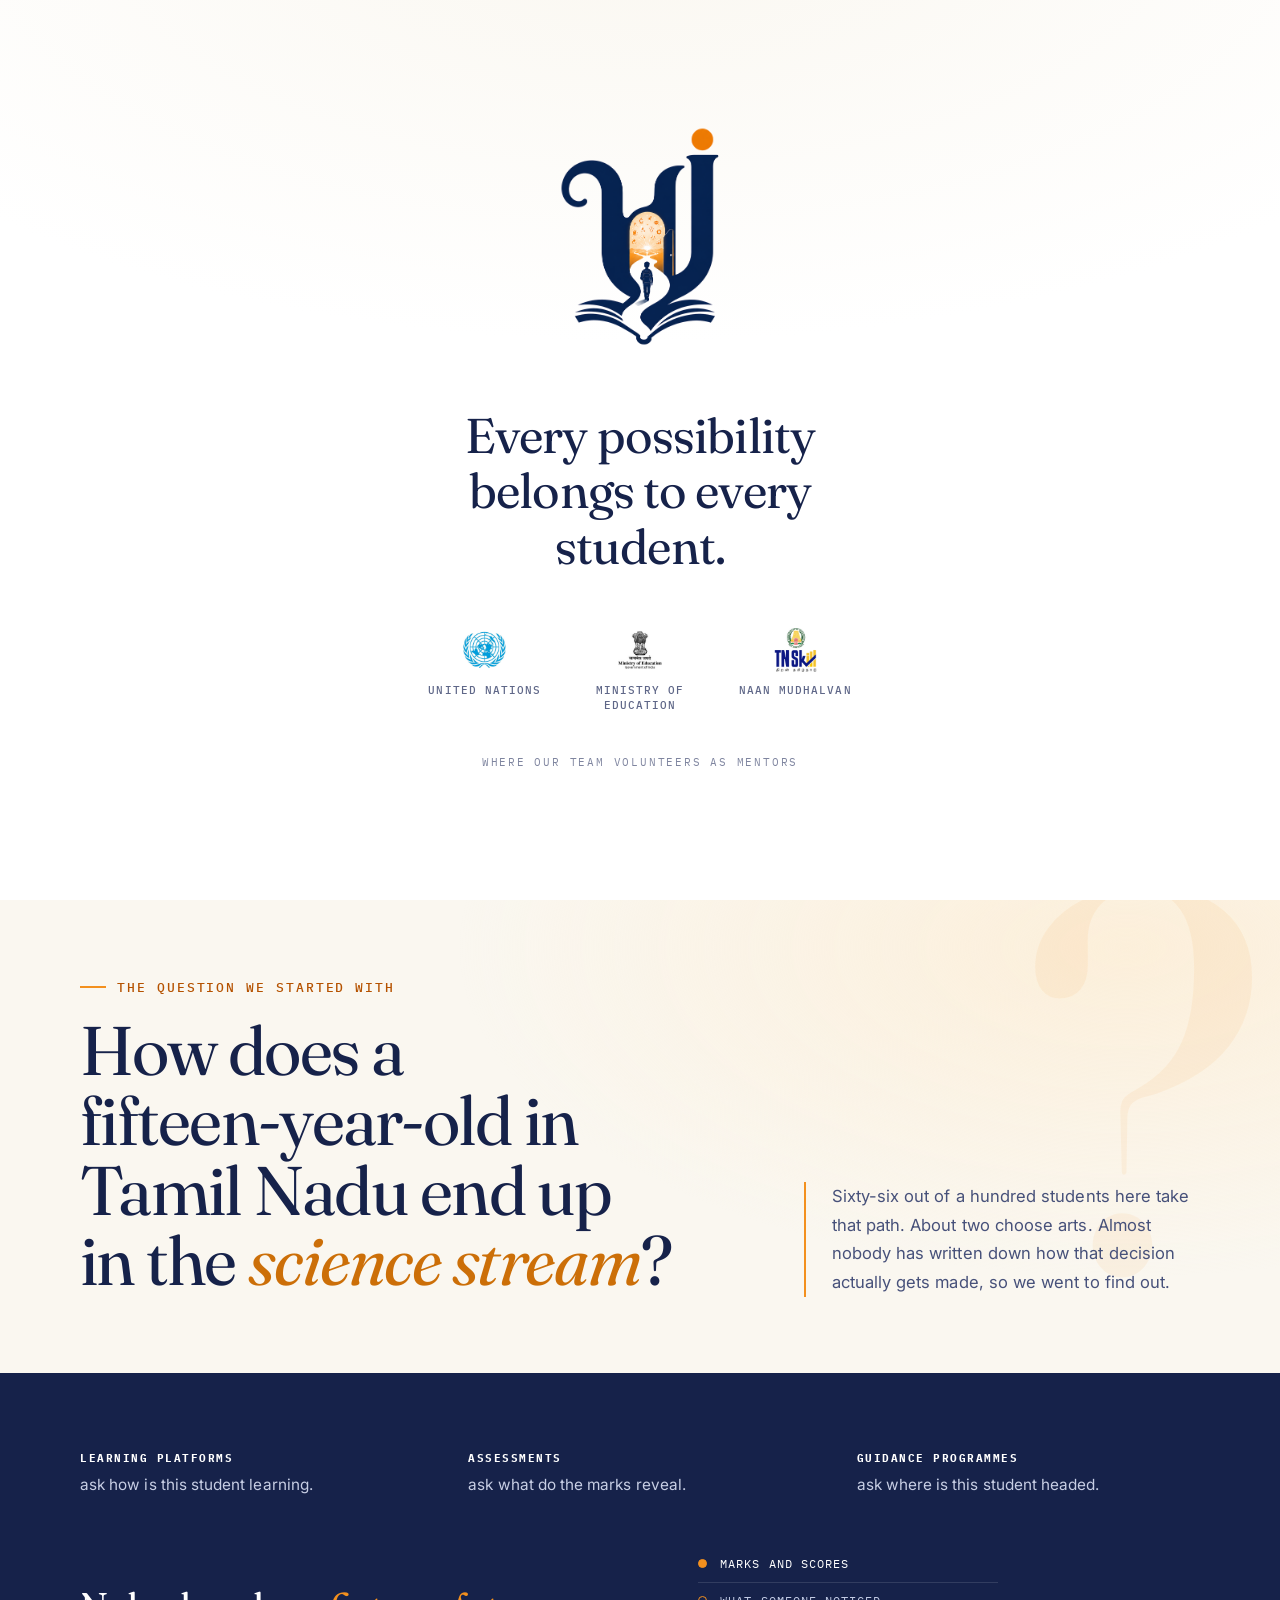
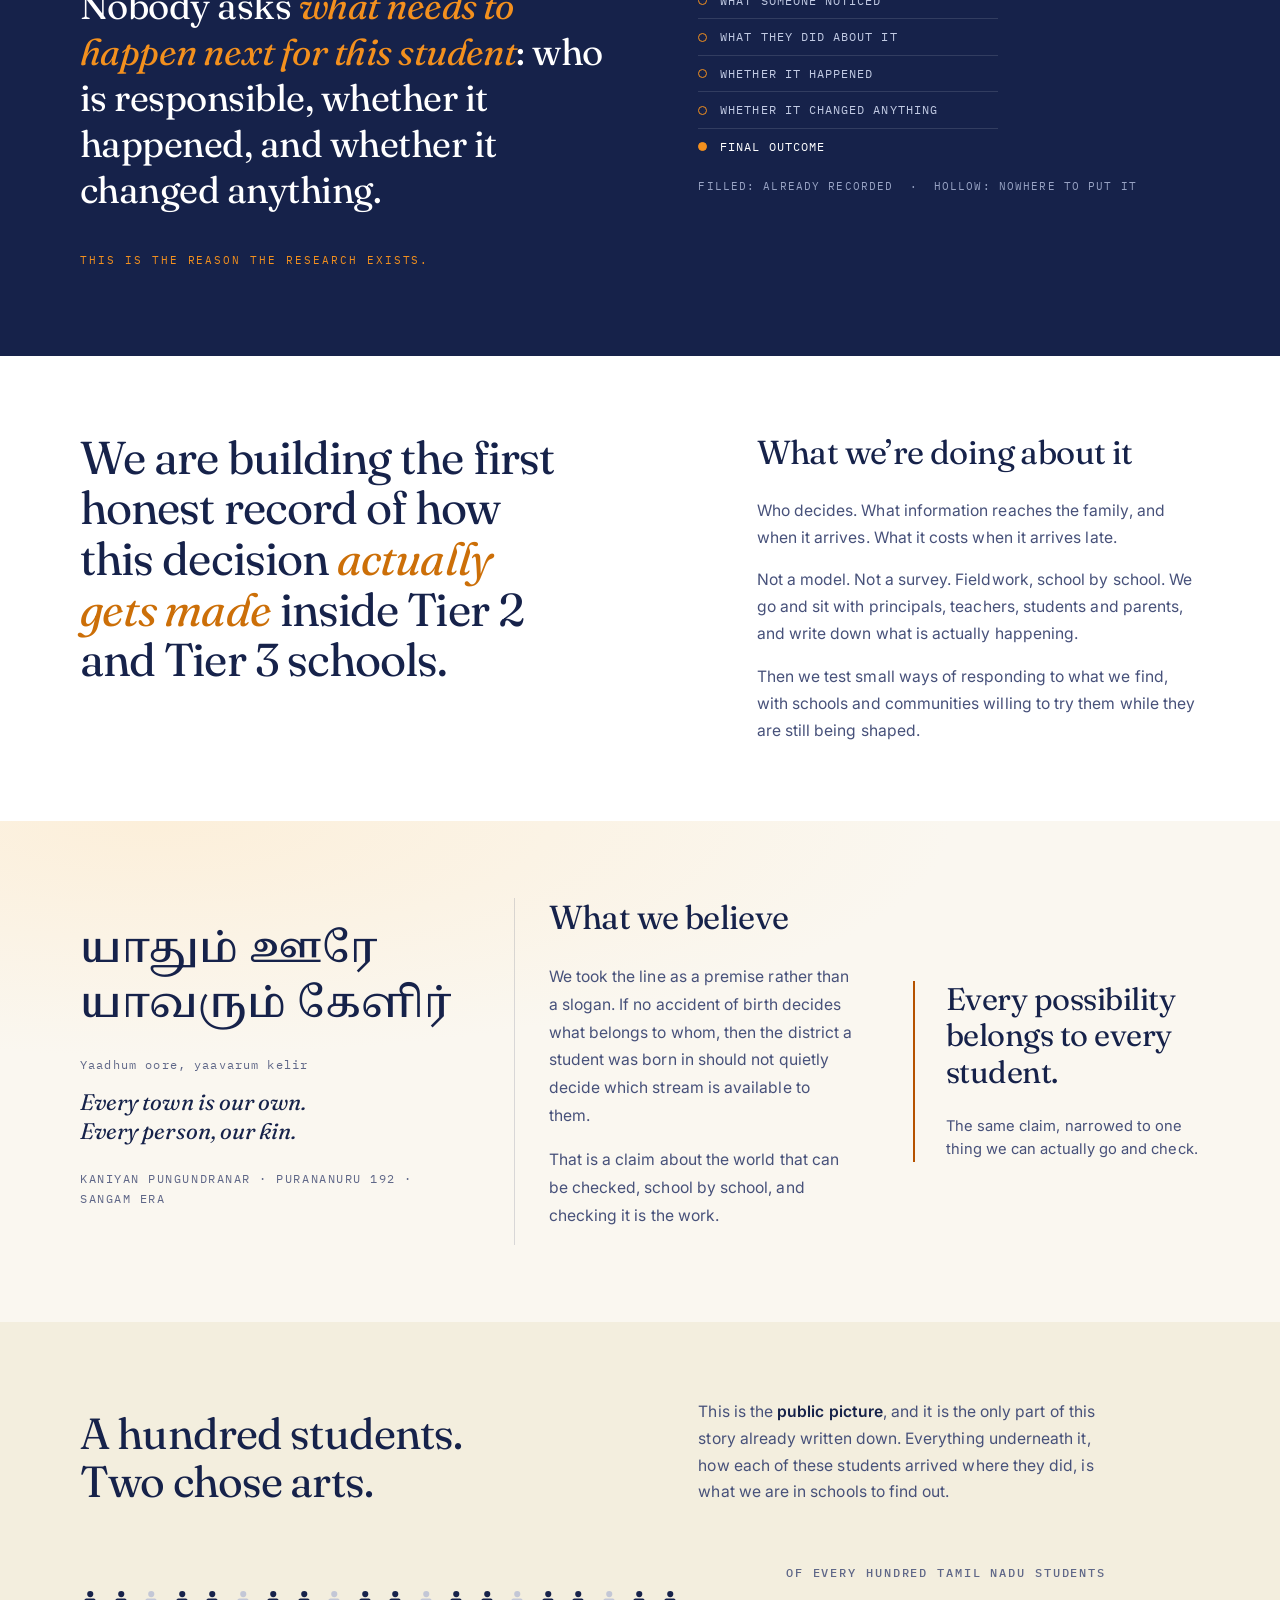
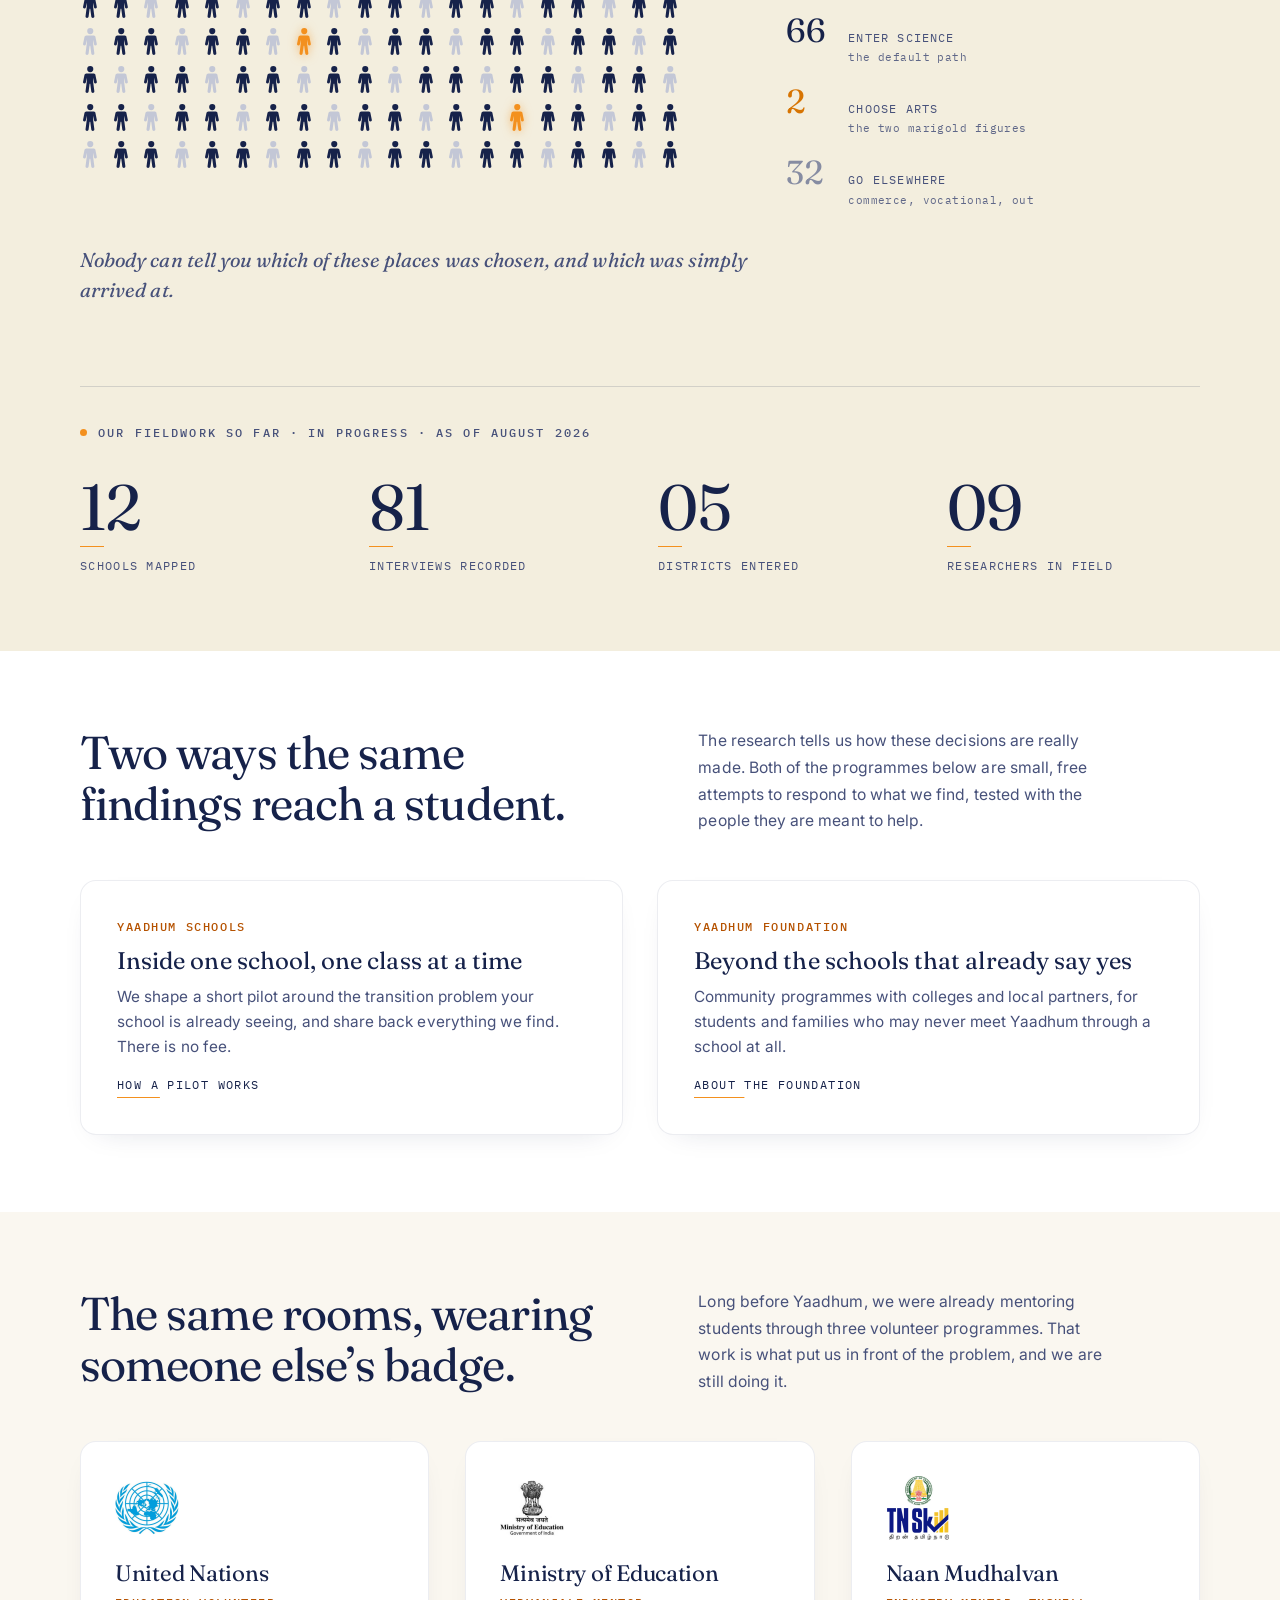
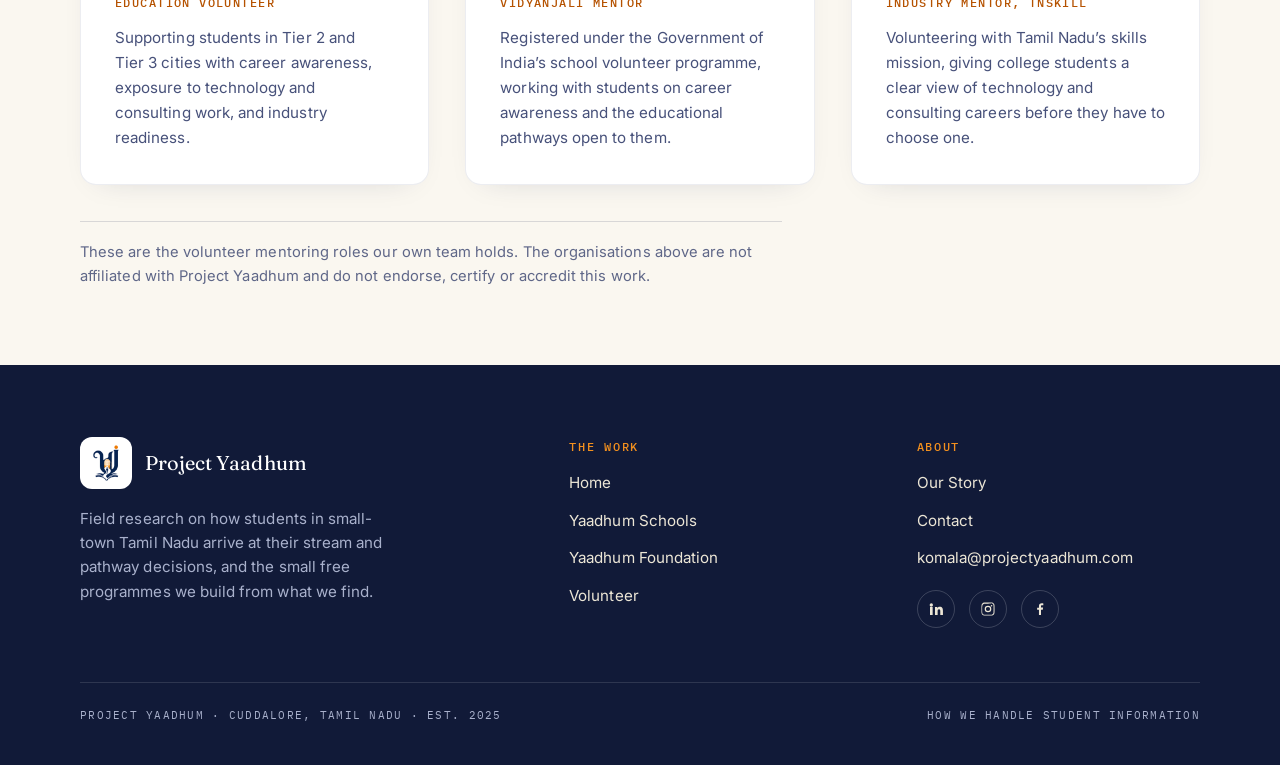
<file: index.html>
<!doctype html>
<html lang="en-IN">
<head>
<meta charset="utf-8">
<meta name="viewport" content="width=device-width, initial-scale=1">
<title>Project Yaadhum: How Tamil Nadu Students Choose a Stream</title>
<meta name="description" content="Field research in Tier 2 and Tier 3 Tamil Nadu schools. Of every 100 students, 66 enter science and 2 choose arts. We went to find out why.">
<link rel="canonical" href="https://www.projectyaadhum.com/">
<meta name="robots" content="index, follow, max-image-preview:large, max-snippet:-1">

<meta property="og:type" content="website">
<meta property="og:site_name" content="Project Yaadhum">
<meta property="og:locale" content="en_IN">
<meta property="og:url" content="https://www.projectyaadhum.com/">
<meta property="og:title" content="How does a fifteen-year-old in Tamil Nadu end up in the science stream?">
<meta property="og:description" content="Of every hundred Tamil Nadu students, about 66 enter science and 2 choose arts. Nobody has written down how that decision actually gets made. We went to find out.">
<meta property="og:image" content="https://www.projectyaadhum.com/assets/og-image.png">
<meta property="og:image:width" content="1200">
<meta property="og:image:height" content="630">
<meta property="og:image:alt" content="Project Yaadhum. Every possibility belongs to every student.">
<meta name="twitter:card" content="summary_large_image">
<meta name="twitter:title" content="How does a fifteen-year-old in Tamil Nadu end up in the science stream?">
<meta name="twitter:description" content="Of every hundred Tamil Nadu students, about 66 enter science and 2 choose arts. Nobody has written down how that decision actually gets made. We went to find out.">
<meta name="twitter:image" content="https://www.projectyaadhum.com/assets/og-image.png">

<link rel="icon" href="assets/favicon-32.png" sizes="32x32">
<link rel="apple-touch-icon" href="assets/favicon-180.png">
<link rel="preconnect" href="https://fonts.googleapis.com">
<link rel="preconnect" href="https://fonts.gstatic.com" crossorigin>
<link href="https://fonts.googleapis.com/css2?family=Fraunces:ital,opsz,wght@0,9..144,300..600;1,9..144,300..600&family=IBM+Plex+Mono:wght@400;500&family=Inter:wght@300;400;500;600&family=Noto+Serif+Tamil:wght@400;500;600&display=swap" rel="stylesheet">
<link rel="stylesheet" href="css/main.css?v=20260821235953">
<script type="application/ld+json">
{
  "@context": "https://schema.org",
  "@graph": [
    {
      "@type": "NGO",
      "@id": "https://www.projectyaadhum.com/#organization",
      "name": "Project Yaadhum",
      "legalName": "Yaadhum Foundation",
      "alternateName": [
        "Yaadhum",
        "Yaadhum Foundation"
      ],
      "url": "https://www.projectyaadhum.com/",
      "logo": {
        "@type": "ImageObject",
        "@id": "https://www.projectyaadhum.com/#logo",
        "url": "https://www.projectyaadhum.com/assets/logo-square.png",
        "width": 512,
        "height": 512,
        "caption": "Project Yaadhum"
      },
      "image": {
        "@id": "https://www.projectyaadhum.com/#logo"
      },
      "slogan": "Every possibility belongs to every student.",
      "description": "Project Yaadhum is a field research initiative studying how students in Tier 2 and Tier 3 Tamil Nadu schools arrive at their stream and pathway decisions after Class 10, and who actually makes those decisions. It runs small, free pilot programmes with schools and communities based on what the fieldwork finds.",
      "foundingDate": "2025",
      "founder": {
        "@id": "https://www.projectyaadhum.com/story.html#komala-maran"
      },
      "member": [
        {
          "@id": "https://www.projectyaadhum.com/story.html#komala-maran"
        },
        {
          "@id": "https://www.projectyaadhum.com/story.html#abisho-george"
        }
      ],
      "email": "komala@projectyaadhum.com",
      "address": {
        "@type": "PostalAddress",
        "addressLocality": "Cuddalore",
        "addressRegion": "Tamil Nadu",
        "addressCountry": "IN"
      },
      "areaServed": {
        "@type": "AdministrativeArea",
        "name": "Tamil Nadu, India"
      },
      "knowsAbout": [
        "Academic stream selection after Class 10",
        "Education access in Tier 2 and Tier 3 India",
        "School-to-higher-education transition",
        "Field research in schools",
        "Student career awareness"
      ],
      "contactPoint": {
        "@type": "ContactPoint",
        "@id": "https://www.projectyaadhum.com/#contact-point",
        "email": "komala@projectyaadhum.com",
        "contactType": "General enquiries",
        "areaServed": "IN",
        "availableLanguage": [
          "en",
          "ta"
        ]
      },
      "sameAs": [
        "https://www.linkedin.com/company/projectyaadhum/",
        "https://www.instagram.com/projectyaadhum/",
        "https://www.facebook.com/share/1XpGHpxK6S/"
      ]
    },
    {
      "@type": "WebSite",
      "@id": "https://www.projectyaadhum.com/#website",
      "url": "https://www.projectyaadhum.com/",
      "name": "Project Yaadhum",
      "description": "Field research on how students in small-town Tamil Nadu arrive at their stream and pathway decisions, and the small free programmes we build from what we find.",
      "publisher": {
        "@id": "https://www.projectyaadhum.com/#organization"
      },
      "inLanguage": "en-IN"
    },
    {
      "@type": "WebPage",
      "@id": "https://www.projectyaadhum.com/#webpage",
      "url": "https://www.projectyaadhum.com/",
      "name": "Project Yaadhum: How Tamil Nadu Students Choose a Stream",
      "description": "Field research in Tier 2 and Tier 3 Tamil Nadu schools. Of every 100 students, 66 enter science and 2 choose arts. We went to find out why.",
      "isPartOf": {
        "@id": "https://www.projectyaadhum.com/#website"
      },
      "about": {
        "@id": "https://www.projectyaadhum.com/#organization"
      },
      "publisher": {
        "@id": "https://www.projectyaadhum.com/#organization"
      },
      "inLanguage": "en-IN",
      "primaryImageOfPage": {
        "@id": "https://www.projectyaadhum.com/#logo"
      }
    }
  ]
}
</script>
</head>
<body class="home">

<header class="nav" role="banner">
  <a class="nav__brand" href="index.html">
    <img class="nav__logo" src="assets/yaadhum-logo-cut.png" alt="">
    <span class="nav__wordmark">Project Yaadhum</span>
  </a>
  <div class="nav__right">
    <button class="nav__toggle" type="button" aria-expanded="false" aria-controls="nav-links"
            aria-label="Open menu">
      <span class="nav__bars" aria-hidden="true"></span>
      <span class="nav__togglelab">Menu</span>
    </button>
    <nav class="nav__links" id="nav-links" aria-label="Primary">
      <a href="index.html" aria-current="page">Home</a>
      <a href="schools.html">Schools</a>
      <a href="foundation.html">Foundation</a>
      <a href="volunteer.html">Volunteer</a>
      <a href="story.html">Our Story</a>
      <a href="contact.html">Contact</a>
    </nav>
  </div>
</header>

<!-- ============================ HERO ============================ -->
<main>
<section class="hero" id="hero">
  <div class="hero__stage">
    <span class="hero__holder" aria-hidden="true"></span>
    <img class="hero__logo hero__logo--flow" src="assets/yaadhum-logo-cut.png" alt="Project Yaadhum, a student walking toward a lit doorway out of an open book">
    <p class="hero__tagline">Every possibility belongs to every student.</p>

    <div class="hero__partners-slot">
      <div class="hero__partners" aria-label="Where our team volunteers">
        <figure class="hpartner"><img src="assets/partner-un.png" alt="United Nations"><figcaption>United Nations</figcaption></figure>
        <figure class="hpartner"><img src="assets/partner-moe.png" alt="Ministry of Education, Government of India"><figcaption>Ministry of Education</figcaption></figure>
        <figure class="hpartner"><img src="assets/partner-tnskill.png" alt="Naan Mudhalvan, TNSkill Corporation"><figcaption>Naan Mudhalvan</figcaption></figure>
      </div>
    </div>
    <p class="hero__partners-note">Where our team volunteers as mentors</p>
  </div>
</section>
<img class="hero__logo hero__logo--fixed" src="assets/yaadhum-logo-cut.png" alt="" aria-hidden="true">

<!-- ================= THE QUESTION WE STARTED WITH =============== -->
<section class="section qband">
  <div class="wrap">
    <p class="qmark reveal">The question we started with</p>
    <div class="qband__grid">
      <h1 class="qband__q reveal">How does a fifteen-year-old in Tamil&nbsp;Nadu end up in the <em>science stream</em>?</h1>
      <p class="qband__sub reveal" data-delay="1">Sixty-six out of a hundred students here take that path. About two choose arts. Almost nobody has written down how that decision actually gets made, so we went to find out.</p>
    </div>
  </div>
</section>

<!-- the gap, lands differently -->
<section class="section gap">
  <div class="wrap">
    <div class="gap__pre reveal">
      <p><b>Learning platforms</b>ask how is this student learning.</p>
      <p><b>Assessments</b>ask what do the marks reveal.</p>
      <p><b>Guidance programmes</b>ask where is this student headed.</p>
    </div>
    <div class="head-split head-split--top">
      <div>
        <p class="gap__punch reveal" data-delay="1">Nobody asks <b>what needs to happen next for this student</b>: who is responsible, whether it happened, and whether it changed anything.</p>
        <p class="gap__sig reveal" data-delay="2">This is the reason the research exists.</p>
      </div>
      <div class="reveal" data-delay="2">
        <ul class="record">
          <li class="kept"><span class="pip" aria-hidden="true"></span>Marks and scores</li>
          <li><span class="pip" aria-hidden="true"></span>What someone noticed</li>
          <li><span class="pip" aria-hidden="true"></span>What they did about it</li>
          <li><span class="pip" aria-hidden="true"></span>Whether it happened</li>
          <li><span class="pip" aria-hidden="true"></span>Whether it changed anything</li>
          <li class="kept"><span class="pip" aria-hidden="true"></span>Final outcome</li>
        </ul>
        <p class="record__key">Filled: already recorded &nbsp;&middot;&nbsp; Hollow: nowhere to put it</p>
      </div>
    </div>
  </div>
</section>

<!-- ================= WHAT WE'RE DOING ABOUT IT ================== -->
<section class="section">
  <div class="wrap duo">
    <div class="duo__statement reveal">
      We are building the first honest record of how this decision <span class="accent">actually gets made</span> inside Tier&nbsp;2 and Tier&nbsp;3 schools.
    </div>
    <div class="duo__body reveal" data-delay="1">
      <h2 class="block-title">What we&rsquo;re doing about it</h2>
      <p>Who decides. What information reaches the family, and when it arrives. What it costs when it arrives late.</p>
      <p>Not a model. Not a survey. Fieldwork, school by school. We go and sit with principals, teachers, students and parents, and write down what is actually happening.</p>
      <p>Then we test small ways of responding to what we find, with schools and communities willing to try them while they are still being shaped.</p>
    </div>
  </div>
</section>

<!-- ============== WHAT WE BELIEVE, three beats on one screen ===== -->
<section class="section still">
  <div class="wrap">
    <div class="believe">
      <blockquote class="couplet reveal">
        <p class="couplet__ta" lang="ta">யாதும் ஊரே<br>யாவரும் கேளிர்</p>
        <p class="couplet__rom">Yaadhum oore, yaavarum kelir</p>
        <p class="couplet__en">Every town is our own.<br>Every person, our kin.</p>
        <p class="couplet__attr">Kaniyan Pungundranar &middot; Purananuru 192 &middot; Sangam era</p>
      </blockquote>

      <div class="still__passage reveal" data-delay="1">
        <h2 class="block-title">What we believe</h2>
        <p>We took the line as a premise rather than a slogan. If no accident of birth decides what belongs to whom, then the district a student was born in should not quietly decide which stream is available to them.</p>
        <p>That is a claim about the world that can be checked, school by school, and checking it is the work.</p>
      </div>

      <div class="believe__ours reveal" data-delay="2">
        <span class="believe__rule" aria-hidden="true"></span>
        <p class="believe__line">Every possibility belongs to every student.</p>
        <p class="believe__note">The same claim, narrowed to one thing we can actually go and check.</p>
      </div>
    </div>
  </div>
</section>

<!-- ======================= THE NUMBERS ========================= -->
<section class="section section--tint">
  <div class="wrap">
    <div class="head-split numbers__head">
      <h2 class="story__lead reveal" style="margin:0">A hundred students. Two chose arts.</h2>
      <p class="standfirst reveal" data-delay="1">This is the <b>public picture</b>, and it is the only part of this story already written down. Everything underneath it, how each of these students arrived where they did, is what we are in schools to find out.</p>
    </div>

    <div class="picture">
      <div class="roll reveal" aria-hidden="true"></div>
      <div class="picture__legend reveal" data-delay="1">
        <p class="mono" style="letter-spacing:.16em;color:var(--ink-3)">Of every hundred Tamil&nbsp;Nadu students</p>
        <div class="leg"><span class="leg__n">66</span><span class="leg__t">Enter science<small>the default path</small></span></div>
        <div class="leg"><span class="leg__n leg__n--art">2</span><span class="leg__t">Choose arts<small>the two marigold figures</small></span></div>
        <div class="leg"><span class="leg__n leg__n--else">32</span><span class="leg__t">Go elsewhere<small>commerce, vocational, out</small></span></div>
      </div>
    </div>
    <p class="picture__foot reveal">Nobody can tell you which of these places was chosen, and which was simply arrived at.</p>

    <!-- ============================================================
         FIELD NUMBERS, keep these true. Edit the data-count values;
         each counts up from 0 the first time it scrolls into view.
         ============================================================ -->
    <div class="field reveal">
      <div class="field__label">
        <span class="field__dot" aria-hidden="true"></span>
        <span class="mono">Our fieldwork so far &middot; in progress &middot; as of August 2026</span>
      </div>
      <div class="counters">
        <div><div class="counter__n" data-count="12">00</div><div class="counter__t">Schools mapped</div></div>
        <div><div class="counter__n" data-count="84">00</div><div class="counter__t">Interviews recorded</div></div>
        <div><div class="counter__n" data-count="5">00</div><div class="counter__t">Districts entered</div></div>
        <div><div class="counter__n" data-count="9">00</div><div class="counter__t">Researchers in field</div></div>
      </div>
    </div>
  </div>
</section>

<!-- ==================== WHERE THE RESEARCH GOES ================= -->
<section class="section">
  <div class="wrap">
    <div class="head-split head-split--top">
      <div class="reveal">
        <h2 class="duo__statement">Two ways the same findings reach a student.</h2>
      </div>
      <p class="standfirst reveal" data-delay="1">The research tells us how these decisions are really made. Both of the programmes below are small, free attempts to respond to what we find, tested with the people they are meant to help.</p>
    </div>

    <div class="routes">
      <a class="route reveal" href="schools.html">
        <span class="route__k">Yaadhum Schools</span>
        <span class="route__t">Inside one school, one class at a time</span>
        <span class="route__s">We shape a short pilot around the transition problem your school is already seeing, and share back everything we find. There is no fee.</span>
        <span class="route__go">How a pilot works</span>
      </a>
      <a class="route reveal" data-delay="1" href="foundation.html">
        <span class="route__k">Yaadhum Foundation</span>
        <span class="route__t">Beyond the schools that already say yes</span>
        <span class="route__s">Community programmes with colleges and local partners, for students and families who may never meet Yaadhum through a school at all.</span>
        <span class="route__go">About the Foundation</span>
      </a>
    </div>
  </div>
</section>

<!-- ================= WHERE ELSE WE DO THIS WORK ================= -->
<section class="section section--paper">
  <div class="wrap">
    <div class="head-split head-split--top">
      <div class="reveal">
        <h2 class="duo__statement">The same rooms, wearing someone else&rsquo;s badge.</h2>
      </div>
      <p class="standfirst reveal" data-delay="1">Long before Yaadhum, we were already mentoring students through three volunteer programmes. That work is what put us in front of the problem, and we are still doing it.</p>
    </div>

    <div class="mentors">
      <article class="mentor reveal">
        <div class="mentor__logo"><img src="assets/partner-un.png" alt="United Nations"></div>
        <h3 class="mentor__t">United Nations</h3>
        <p class="mentor__r">Education volunteer</p>
        <p class="mentor__s">Supporting students in Tier&nbsp;2 and Tier&nbsp;3 cities with career awareness, exposure to technology and consulting work, and industry readiness.</p>
      </article>
      <article class="mentor reveal" data-delay="1">
        <div class="mentor__logo"><img src="assets/partner-moe.png" alt="Ministry of Education, Government of India"></div>
        <h3 class="mentor__t">Ministry of Education</h3>
        <p class="mentor__r">Vidyanjali mentor</p>
        <p class="mentor__s">Registered under the Government of India&rsquo;s school volunteer programme, working with students on career awareness and the educational pathways open to them.</p>
      </article>
      <article class="mentor reveal" data-delay="2">
        <div class="mentor__logo"><img src="assets/partner-tnskill.png" alt="Naan Mudhalvan, TNSkill Corporation"></div>
        <h3 class="mentor__t">Naan Mudhalvan</h3>
        <p class="mentor__r">Industry mentor, TNSkill</p>
        <p class="mentor__s">Volunteering with Tamil&nbsp;Nadu&rsquo;s skills mission, giving college students a clear view of technology and consulting careers before they have to choose one.</p>
      </article>
    </div>

    <p class="mentors__foot reveal">These are the volunteer mentoring roles our own team holds. The organisations above are not affiliated with Project Yaadhum and do not endorse, certify or accredit this work.</p>
  </div>
</section>
</main>

<footer class="footer" role="contentinfo">
  <div class="wrap">
    <div class="footer__top">
      <div>
        <div class="footer__brand">
          <span class="footer__logo-tile"><img src="assets/logo-square.png" alt="Project Yaadhum"></span>
          <span>Project Yaadhum</span>
        </div>
        <p class="footer__tag">Field research on how students in small-town Tamil&nbsp;Nadu arrive at their stream and pathway decisions, and the small free programmes we build from what we find.</p>
      </div>
      <div>
        <h4>The work</h4>
        <ul class="footer__links">
          <li><a href="index.html">Home</a></li>
          <li><a href="schools.html">Yaadhum Schools</a></li>
          <li><a href="foundation.html">Yaadhum Foundation</a></li>
          <li><a href="volunteer.html">Volunteer</a></li>
        </ul>
      </div>
      <div>
        <h4>About</h4>
        <ul class="footer__links">
          <li><a href="story.html">Our Story</a></li>
          <li><a href="contact.html">Contact</a></li>
          <li><a href="mailto:komala@projectyaadhum.com">komala@projectyaadhum.com</a></li>
        </ul>
        <div class="socials" aria-label="Social links">
          <a href="https://www.linkedin.com/company/projectyaadhum/" target="_blank" rel="noopener" aria-label="Project Yaadhum on LinkedIn"><svg viewBox="0 0 24 24" aria-hidden="true"><path d="M4.98 3.5a2.5 2.5 0 1 1 0 5 2.5 2.5 0 0 1 0-5zM3 9h4v12H3V9zm7 0h3.8v1.7h.05c.53-1 1.83-2.05 3.77-2.05 4.03 0 4.78 2.65 4.78 6.1V21h-4v-5.5c0-1.3-.03-3-1.83-3-1.83 0-2.11 1.43-2.11 2.9V21h-4V9z"/></svg></a>
          <a href="https://www.instagram.com/projectyaadhum/" target="_blank" rel="noopener" aria-label="Project Yaadhum on Instagram"><svg viewBox="0 0 24 24" aria-hidden="true"><path d="M12 2.2c3.2 0 3.6 0 4.85.07 1.17.05 1.8.25 2.23.41.56.22.96.48 1.38.9.42.42.68.82.9 1.38.16.42.36 1.06.41 2.23.06 1.25.07 1.62.07 4.82s0 3.57-.07 4.82c-.05 1.17-.25 1.8-.41 2.23-.22.56-.48.96-.9 1.38-.42.42-.82.68-1.38.9-.42.16-1.06.36-2.23.41-1.25.06-1.62.07-4.85.07s-3.6 0-4.85-.07c-1.17-.05-1.8-.25-2.23-.41a3.7 3.7 0 0 1-1.38-.9 3.7 3.7 0 0 1-.9-1.38c-.16-.42-.36-1.06-.41-2.23C2.2 15.6 2.2 15.2 2.2 12s0-3.57.07-4.82c.05-1.17.25-1.8.41-2.23.22-.56.48-.96.9-1.38.42-.42.82-.68 1.38-.9.42-.16 1.06-.36 2.23-.41C8.4 2.2 8.8 2.2 12 2.2zm0 1.8c-3.15 0-3.5 0-4.74.07-.9.04-1.38.19-1.7.32-.43.16-.73.36-1.05.68-.32.32-.52.62-.68 1.05-.13.32-.28.8-.32 1.7C3.24 8.5 3.24 8.85 3.24 12s0 3.5.07 4.74c.04.9.19 1.38.32 1.7.16.43.36.73.68 1.05.32.32.62.52 1.05.68.32.13.8.28 1.7.32 1.24.07 1.59.07 4.74.07s3.5 0 4.74-.07c.9-.04 1.38-.19 1.7-.32.43-.16.73-.36 1.05-.68.32-.32.52-.62.68-1.05.13-.32.28-.8.32-1.7.07-1.24.07-1.59.07-4.74s0-3.5-.07-4.74c-.04-.9-.19-1.38-.32-1.7a2.8 2.8 0 0 0-.68-1.05 2.8 2.8 0 0 0-1.05-.68c-.32-.13-.8-.28-1.7-.32C15.5 4 15.15 4 12 4zm0 3.06A4.94 4.94 0 1 1 12 17a4.94 4.94 0 0 1 0-9.88zm0 1.8a3.14 3.14 0 1 0 0 6.28 3.14 3.14 0 0 0 0-6.28zM17.34 6a1.15 1.15 0 1 1 0 2.3 1.15 1.15 0 0 1 0-2.3z"/></svg></a>
          <a href="https://www.facebook.com/share/1XpGHpxK6S/" target="_blank" rel="noopener" aria-label="Project Yaadhum on Facebook"><svg viewBox="0 0 24 24" aria-hidden="true"><path d="M13.5 21v-8h2.7l.4-3.1h-3.1V7.9c0-.9.25-1.5 1.55-1.5H17V3.6c-.3-.04-1.3-.13-2.46-.13-2.43 0-4.1 1.48-4.1 4.21v2.35H7.7V13h2.74v8h3.06z"/></svg></a>
          <!-- WhatsApp: add back here once there is a number, e.g. https://wa.me/91XXXXXXXXXX -->
        </div>
      </div>
    </div>
    <div class="footer__bottom">
      <span class="footer__meta">Project Yaadhum · Cuddalore, Tamil Nadu · est. 2025</span>
      <a href="privacy.html">How we handle student information</a>
    </div>
  </div>
</footer>

<script src="js/main.js?v=20260821235953"></script>
</body>
</html>
</file>
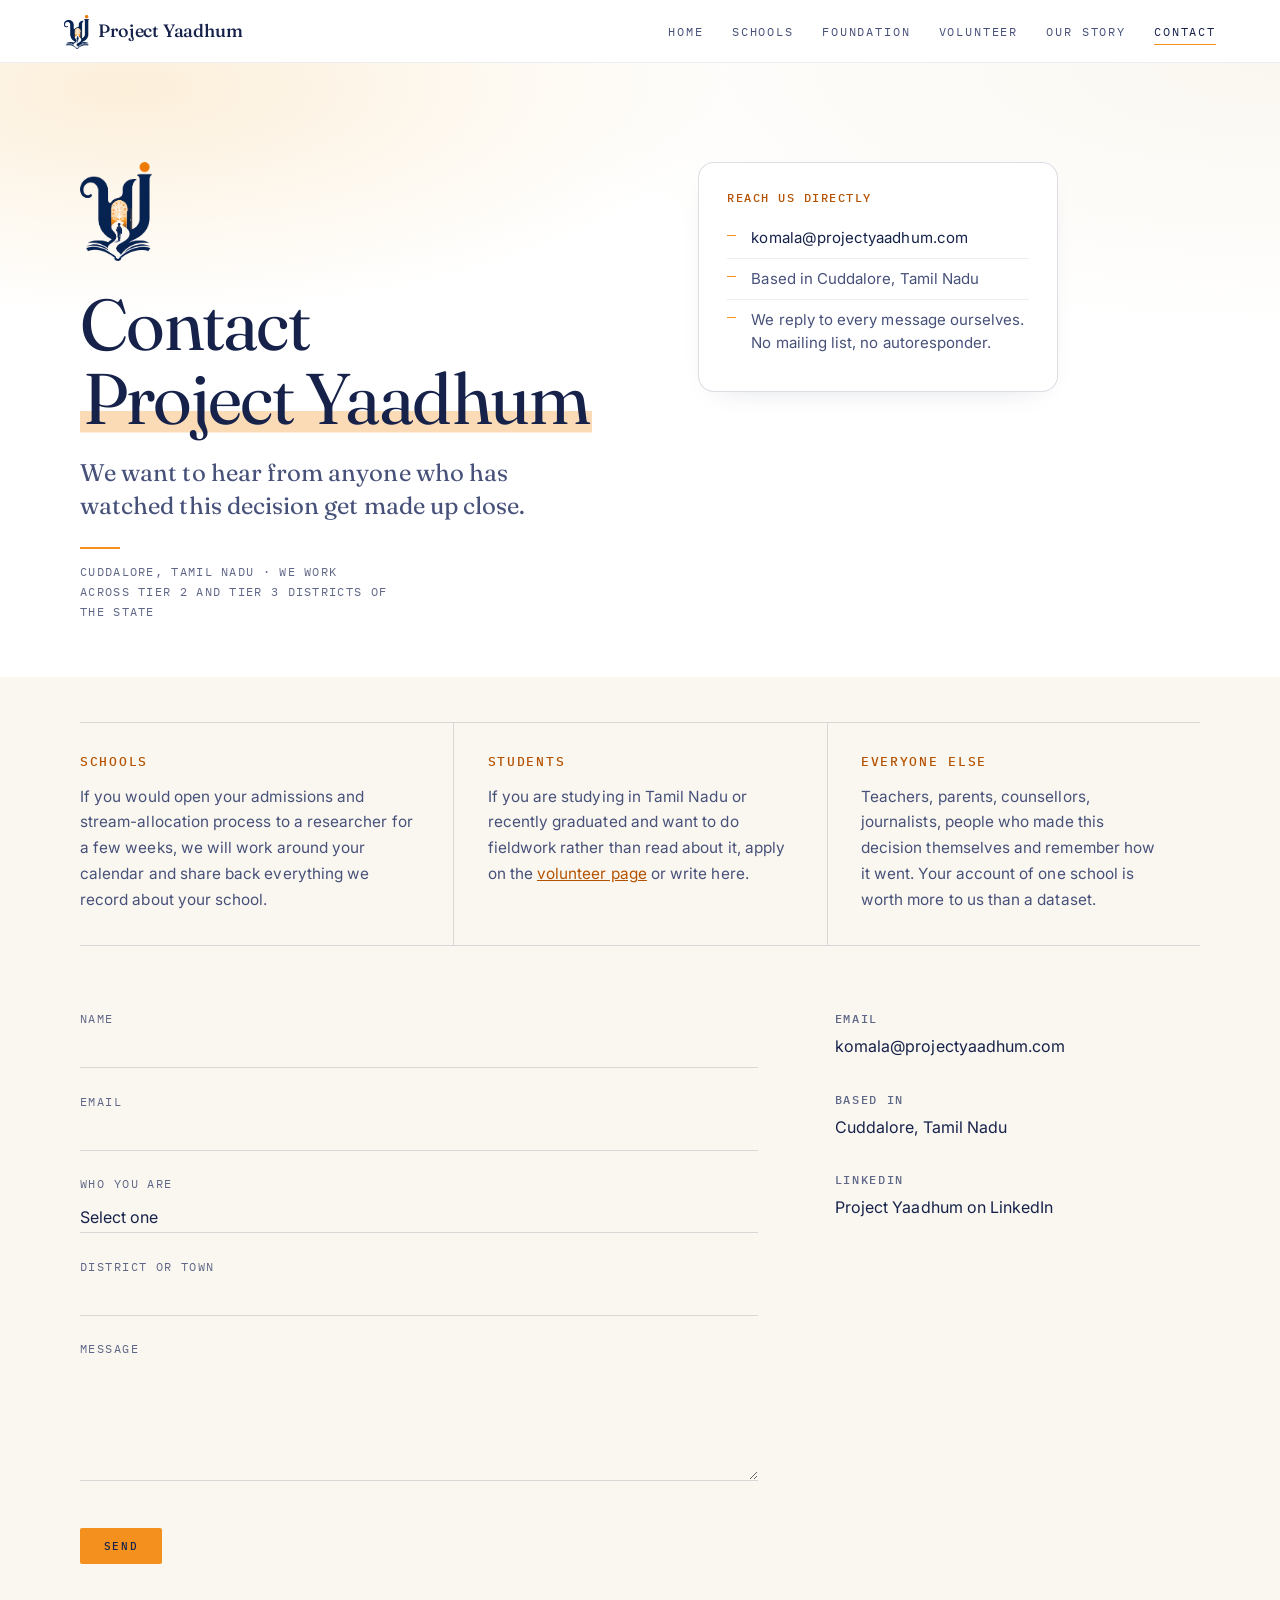
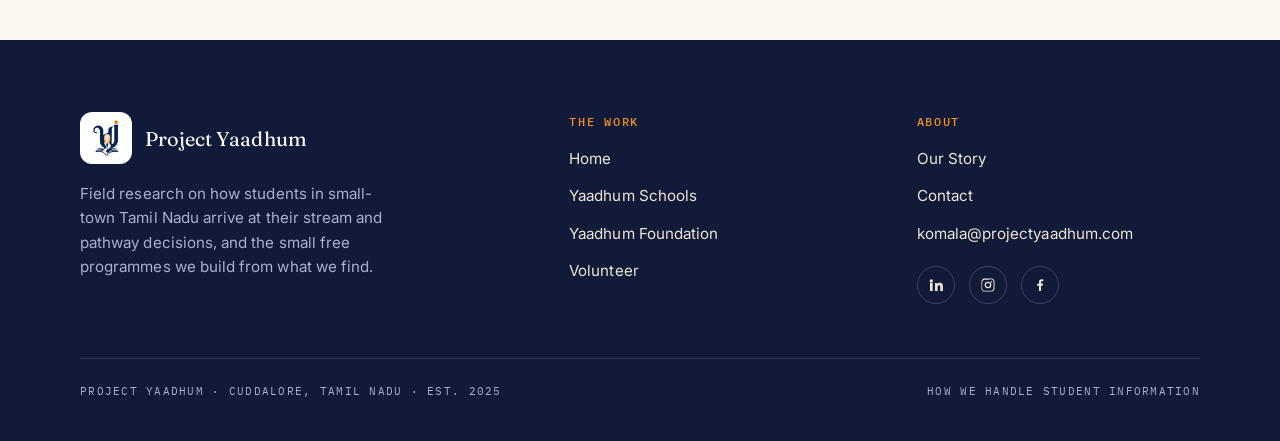
<file: contact.html>
<!doctype html>
<html lang="en-IN">
<head>
<meta charset="utf-8">
<meta name="viewport" content="width=device-width, initial-scale=1">
<title>Contact Project Yaadhum | Cuddalore, Tamil Nadu</title>
<meta name="description" content="Email komala@projectyaadhum.com or write to us from here. We reply to every message ourselves. No mailing list, no autoresponder. Cuddalore, Tamil Nadu.">
<link rel="canonical" href="https://www.projectyaadhum.com/contact.html">
<meta name="robots" content="index, follow, max-image-preview:large, max-snippet:-1">

<meta property="og:type" content="website">
<meta property="og:site_name" content="Project Yaadhum">
<meta property="og:locale" content="en_IN">
<meta property="og:url" content="https://www.projectyaadhum.com/contact.html">
<meta property="og:title" content="Contact Project Yaadhum">
<meta property="og:description" content="We want to hear from anyone who has watched this decision get made up close. Cuddalore, Tamil Nadu.">
<meta property="og:image" content="https://www.projectyaadhum.com/assets/og-image.png">
<meta property="og:image:width" content="1200">
<meta property="og:image:height" content="630">
<meta property="og:image:alt" content="Project Yaadhum. Every possibility belongs to every student.">
<meta name="twitter:card" content="summary_large_image">
<meta name="twitter:title" content="Contact Project Yaadhum">
<meta name="twitter:description" content="We want to hear from anyone who has watched this decision get made up close. Cuddalore, Tamil Nadu.">
<meta name="twitter:image" content="https://www.projectyaadhum.com/assets/og-image.png">

<link rel="icon" href="assets/favicon-32.png" sizes="32x32">
<link rel="apple-touch-icon" href="assets/favicon-180.png">
<link rel="preconnect" href="https://fonts.googleapis.com">
<link rel="preconnect" href="https://fonts.gstatic.com" crossorigin>
<link href="https://fonts.googleapis.com/css2?family=Fraunces:ital,opsz,wght@0,9..144,300..600;1,9..144,300..600&family=IBM+Plex+Mono:wght@400;500&family=Inter:wght@300;400;500;600&family=Noto+Serif+Tamil:wght@400;500;600&display=swap" rel="stylesheet">
<link rel="stylesheet" href="css/main.css?v=20260821235953">
<script type="application/ld+json">
{
  "@context": "https://schema.org",
  "@graph": [
    {
      "@type": "NGO",
      "@id": "https://www.projectyaadhum.com/#organization",
      "name": "Project Yaadhum",
      "legalName": "Yaadhum Foundation",
      "alternateName": [
        "Yaadhum",
        "Yaadhum Foundation"
      ],
      "url": "https://www.projectyaadhum.com/",
      "logo": {
        "@type": "ImageObject",
        "@id": "https://www.projectyaadhum.com/#logo",
        "url": "https://www.projectyaadhum.com/assets/logo-square.png",
        "width": 512,
        "height": 512,
        "caption": "Project Yaadhum"
      },
      "image": {
        "@id": "https://www.projectyaadhum.com/#logo"
      },
      "slogan": "Every possibility belongs to every student.",
      "description": "Project Yaadhum is a field research initiative studying how students in Tier 2 and Tier 3 Tamil Nadu schools arrive at their stream and pathway decisions after Class 10, and who actually makes those decisions. It runs small, free pilot programmes with schools and communities based on what the fieldwork finds.",
      "foundingDate": "2025",
      "founder": {
        "@id": "https://www.projectyaadhum.com/story.html#komala-maran"
      },
      "member": [
        {
          "@id": "https://www.projectyaadhum.com/story.html#komala-maran"
        },
        {
          "@id": "https://www.projectyaadhum.com/story.html#abisho-george"
        }
      ],
      "email": "komala@projectyaadhum.com",
      "address": {
        "@type": "PostalAddress",
        "addressLocality": "Cuddalore",
        "addressRegion": "Tamil Nadu",
        "addressCountry": "IN"
      },
      "areaServed": {
        "@type": "AdministrativeArea",
        "name": "Tamil Nadu, India"
      },
      "knowsAbout": [
        "Academic stream selection after Class 10",
        "Education access in Tier 2 and Tier 3 India",
        "School-to-higher-education transition",
        "Field research in schools",
        "Student career awareness"
      ],
      "contactPoint": {
        "@type": "ContactPoint",
        "@id": "https://www.projectyaadhum.com/#contact-point",
        "email": "komala@projectyaadhum.com",
        "contactType": "General enquiries",
        "areaServed": "IN",
        "availableLanguage": [
          "en",
          "ta"
        ]
      },
      "sameAs": [
        "https://www.linkedin.com/company/projectyaadhum/",
        "https://www.instagram.com/projectyaadhum/",
        "https://www.facebook.com/share/1XpGHpxK6S/"
      ]
    },
    {
      "@type": "WebSite",
      "@id": "https://www.projectyaadhum.com/#website",
      "url": "https://www.projectyaadhum.com/",
      "name": "Project Yaadhum",
      "description": "Field research on how students in small-town Tamil Nadu arrive at their stream and pathway decisions, and the small free programmes we build from what we find.",
      "publisher": {
        "@id": "https://www.projectyaadhum.com/#organization"
      },
      "inLanguage": "en-IN"
    },
    {
      "@type": "ContactPage",
      "@id": "https://www.projectyaadhum.com/contact.html#webpage",
      "url": "https://www.projectyaadhum.com/contact.html",
      "name": "Contact Project Yaadhum | Cuddalore, Tamil Nadu",
      "description": "Email komala@projectyaadhum.com or write to us from here. We reply to every message ourselves. No mailing list, no autoresponder. Cuddalore, Tamil Nadu.",
      "isPartOf": {
        "@id": "https://www.projectyaadhum.com/#website"
      },
      "about": {
        "@id": "https://www.projectyaadhum.com/#organization"
      },
      "publisher": {
        "@id": "https://www.projectyaadhum.com/#organization"
      },
      "inLanguage": "en-IN"
    }
  ]
}
</script>
</head>
<body>

<header class="nav" role="banner">
  <a class="nav__brand" href="index.html">
    <img class="nav__logo" src="assets/yaadhum-logo-cut.png" alt="">
    <span class="nav__wordmark">Project Yaadhum</span>
  </a>
  <div class="nav__right">
    <button class="nav__toggle" type="button" aria-expanded="false" aria-controls="nav-links"
            aria-label="Open menu">
      <span class="nav__bars" aria-hidden="true"></span>
      <span class="nav__togglelab">Menu</span>
    </button>
    <nav class="nav__links" id="nav-links" aria-label="Primary">
      <a href="index.html">Home</a>
      <a href="schools.html">Schools</a>
      <a href="foundation.html">Foundation</a>
      <a href="volunteer.html">Volunteer</a>
      <a href="story.html">Our Story</a>
      <a href="contact.html" aria-current="page">Contact</a>
    </nav>
  </div>
</header>

<main class="subpage">
  <section class="contact-hero">
    <div class="wrap">
      <div class="head-split head-split--top">
        <div class="chero">
          <img class="chero__mark reveal" src="assets/yaadhum-logo-cut.png"
               alt="" aria-hidden="true">
          <h1 class="reveal">Contact <span class="brandmark">Project&nbsp;Yaadhum</span></h1>
          <p class="hero-sub reveal">We want to hear from anyone who has watched this decision get made up close.</p>
          <p class="chero__where reveal">Cuddalore, Tamil&nbsp;Nadu &middot; we work across Tier&nbsp;2 and Tier&nbsp;3 districts of the state</p>
        </div>
        <aside class="aside-card reveal" data-delay="1">
          <h3>Reach us directly</h3>
          <ul>
            <li><a href="mailto:komala@projectyaadhum.com" style="color:var(--navy);text-decoration:none">komala@projectyaadhum.com</a></li>
            <li>Based in Cuddalore, Tamil&nbsp;Nadu</li>
            <li>We reply to every message ourselves. No mailing list, no autoresponder.</li>
          </ul>
        </aside>
      </div>
    </div>
  </section>

  <section class="section section--tight section--paper">
    <div class="wrap">
      <div class="audiences">
        <div class="aud reveal">
          <h3>Schools</h3>
          <p>If you would open your admissions and stream-allocation process to a researcher for a few weeks, we will work around your calendar and share back everything we record about your school.</p>
        </div>
        <div class="aud reveal" data-delay="1">
          <h3>Students</h3>
          <p>If you are studying in Tamil&nbsp;Nadu or recently graduated and want to do fieldwork rather than read about it, apply on the <a href="volunteer.html" style="color:var(--marigold-text)">volunteer page</a> or write here.</p>
        </div>
        <div class="aud reveal" data-delay="2">
          <h3>Everyone else</h3>
          <p>Teachers, parents, counsellors, journalists, people who made this decision themselves and remember how it went. Your account of one school is worth more to us than a dataset.</p>
        </div>
      </div>

      <div class="contact-grid">
        <!-- see js/main.js §6 to wire this to a real endpoint -->
        <form class="form reveal" data-yaadhum action="https://api.web3forms.com/submit" method="POST">
          <!-- Web3Forms: delivered to the address registered against this key -->
          <input type="hidden" name="access_key" value="05681784-0a7f-4680-b1bc-f97bb74409a3">
          <input type="hidden" name="subject" value="Yaadhum website: message from the contact page">
          <input type="hidden" name="from_name" value="Project Yaadhum website">
          <!-- honeypot: real people never fill this in -->
          <input type="checkbox" name="botcheck" class="hp" tabindex="-1" autocomplete="off">
          <div class="field-row"><label for="name">Name</label>
            <input id="name" name="name" type="text" autocomplete="name" required></div>
          <div class="field-row"><label for="email">Email</label>
            <input id="email" name="email" type="email" autocomplete="email" required></div>
          <div class="field-row"><label for="who">Who you are</label>
            <select id="who" name="who">
              <option value="">Select one</option>
              <option>A school</option>
              <option>A student or recent graduate</option>
              <option>A teacher</option>
              <option>A parent</option>
              <option>An advisor</option>
              <option>Someone else</option>
            </select></div>
          <div class="field-row"><label for="place">District or town</label>
            <input id="place" name="place" type="text"></div>
          <div class="field-row"><label for="message">Message</label>
            <textarea id="message" name="message" rows="4"></textarea></div>
          <button class="btn" type="submit">Send</button>
          <p class="form__done">Thank you, we&rsquo;ve received your note. We&rsquo;ll reply from komala@projectyaadhum.com.</p>
          <p class="form__fail">That did not go through. Please try again, or write to <a href="mailto:komala@projectyaadhum.com">komala@projectyaadhum.com</a> and we will pick it up from there.</p>
        </form>

        <div class="contact-detail reveal" data-delay="1">
          <div class="d"><h4>Email</h4>
            <a href="mailto:komala@projectyaadhum.com">komala@projectyaadhum.com</a></div>
          <div class="d"><h4>Based in</h4>
            <p>Cuddalore, Tamil&nbsp;Nadu</p></div>
          
          <div class="d"><h4>LinkedIn</h4>
            <a href="https://www.linkedin.com/company/projectyaadhum/" target="_blank" rel="noopener">Project Yaadhum on LinkedIn</a></div>
        </div>
      </div>
    </div>
  </section>
</main>

<footer class="footer" role="contentinfo">
  <div class="wrap">
    <div class="footer__top">
      <div>
        <div class="footer__brand">
          <span class="footer__logo-tile"><img src="assets/logo-square.png" alt="Project Yaadhum"></span>
          <span>Project Yaadhum</span>
        </div>
        <p class="footer__tag">Field research on how students in small-town Tamil&nbsp;Nadu arrive at their stream and pathway decisions, and the small free programmes we build from what we find.</p>
      </div>
      <div>
        <h4>The work</h4>
        <ul class="footer__links">
          <li><a href="index.html">Home</a></li>
          <li><a href="schools.html">Yaadhum Schools</a></li>
          <li><a href="foundation.html">Yaadhum Foundation</a></li>
          <li><a href="volunteer.html">Volunteer</a></li>
        </ul>
      </div>
      <div>
        <h4>About</h4>
        <ul class="footer__links">
          <li><a href="story.html">Our Story</a></li>
          <li><a href="contact.html">Contact</a></li>
          <li><a href="mailto:komala@projectyaadhum.com">komala@projectyaadhum.com</a></li>
        </ul>
        <div class="socials" aria-label="Social links">
          <a href="https://www.linkedin.com/company/projectyaadhum/" target="_blank" rel="noopener" aria-label="Project Yaadhum on LinkedIn"><svg viewBox="0 0 24 24" aria-hidden="true"><path d="M4.98 3.5a2.5 2.5 0 1 1 0 5 2.5 2.5 0 0 1 0-5zM3 9h4v12H3V9zm7 0h3.8v1.7h.05c.53-1 1.83-2.05 3.77-2.05 4.03 0 4.78 2.65 4.78 6.1V21h-4v-5.5c0-1.3-.03-3-1.83-3-1.83 0-2.11 1.43-2.11 2.9V21h-4V9z"/></svg></a>
          <a href="https://www.instagram.com/projectyaadhum/" target="_blank" rel="noopener" aria-label="Project Yaadhum on Instagram"><svg viewBox="0 0 24 24" aria-hidden="true"><path d="M12 2.2c3.2 0 3.6 0 4.85.07 1.17.05 1.8.25 2.23.41.56.22.96.48 1.38.9.42.42.68.82.9 1.38.16.42.36 1.06.41 2.23.06 1.25.07 1.62.07 4.82s0 3.57-.07 4.82c-.05 1.17-.25 1.8-.41 2.23-.22.56-.48.96-.9 1.38-.42.42-.82.68-1.38.9-.42.16-1.06.36-2.23.41-1.25.06-1.62.07-4.85.07s-3.6 0-4.85-.07c-1.17-.05-1.8-.25-2.23-.41a3.7 3.7 0 0 1-1.38-.9 3.7 3.7 0 0 1-.9-1.38c-.16-.42-.36-1.06-.41-2.23C2.2 15.6 2.2 15.2 2.2 12s0-3.57.07-4.82c.05-1.17.25-1.8.41-2.23.22-.56.48-.96.9-1.38.42-.42.82-.68 1.38-.9.42-.16 1.06-.36 2.23-.41C8.4 2.2 8.8 2.2 12 2.2zm0 1.8c-3.15 0-3.5 0-4.74.07-.9.04-1.38.19-1.7.32-.43.16-.73.36-1.05.68-.32.32-.52.62-.68 1.05-.13.32-.28.8-.32 1.7C3.24 8.5 3.24 8.85 3.24 12s0 3.5.07 4.74c.04.9.19 1.38.32 1.7.16.43.36.73.68 1.05.32.32.62.52 1.05.68.32.13.8.28 1.7.32 1.24.07 1.59.07 4.74.07s3.5 0 4.74-.07c.9-.04 1.38-.19 1.7-.32.43-.16.73-.36 1.05-.68.32-.32.52-.62.68-1.05.13-.32.28-.8.32-1.7.07-1.24.07-1.59.07-4.74s0-3.5-.07-4.74c-.04-.9-.19-1.38-.32-1.7a2.8 2.8 0 0 0-.68-1.05 2.8 2.8 0 0 0-1.05-.68c-.32-.13-.8-.28-1.7-.32C15.5 4 15.15 4 12 4zm0 3.06A4.94 4.94 0 1 1 12 17a4.94 4.94 0 0 1 0-9.88zm0 1.8a3.14 3.14 0 1 0 0 6.28 3.14 3.14 0 0 0 0-6.28zM17.34 6a1.15 1.15 0 1 1 0 2.3 1.15 1.15 0 0 1 0-2.3z"/></svg></a>
          <a href="https://www.facebook.com/share/1XpGHpxK6S/" target="_blank" rel="noopener" aria-label="Project Yaadhum on Facebook"><svg viewBox="0 0 24 24" aria-hidden="true"><path d="M13.5 21v-8h2.7l.4-3.1h-3.1V7.9c0-.9.25-1.5 1.55-1.5H17V3.6c-.3-.04-1.3-.13-2.46-.13-2.43 0-4.1 1.48-4.1 4.21v2.35H7.7V13h2.74v8h3.06z"/></svg></a>
          <!-- WhatsApp: add back here once there is a number, e.g. https://wa.me/91XXXXXXXXXX -->
        </div>
      </div>
    </div>
    <div class="footer__bottom">
      <span class="footer__meta">Project Yaadhum · Cuddalore, Tamil Nadu · est. 2025</span>
      <a href="privacy.html">How we handle student information</a>
    </div>
  </div>
</footer>

<script src="js/main.js?v=20260821235953"></script>
</body>
</html>
</file>
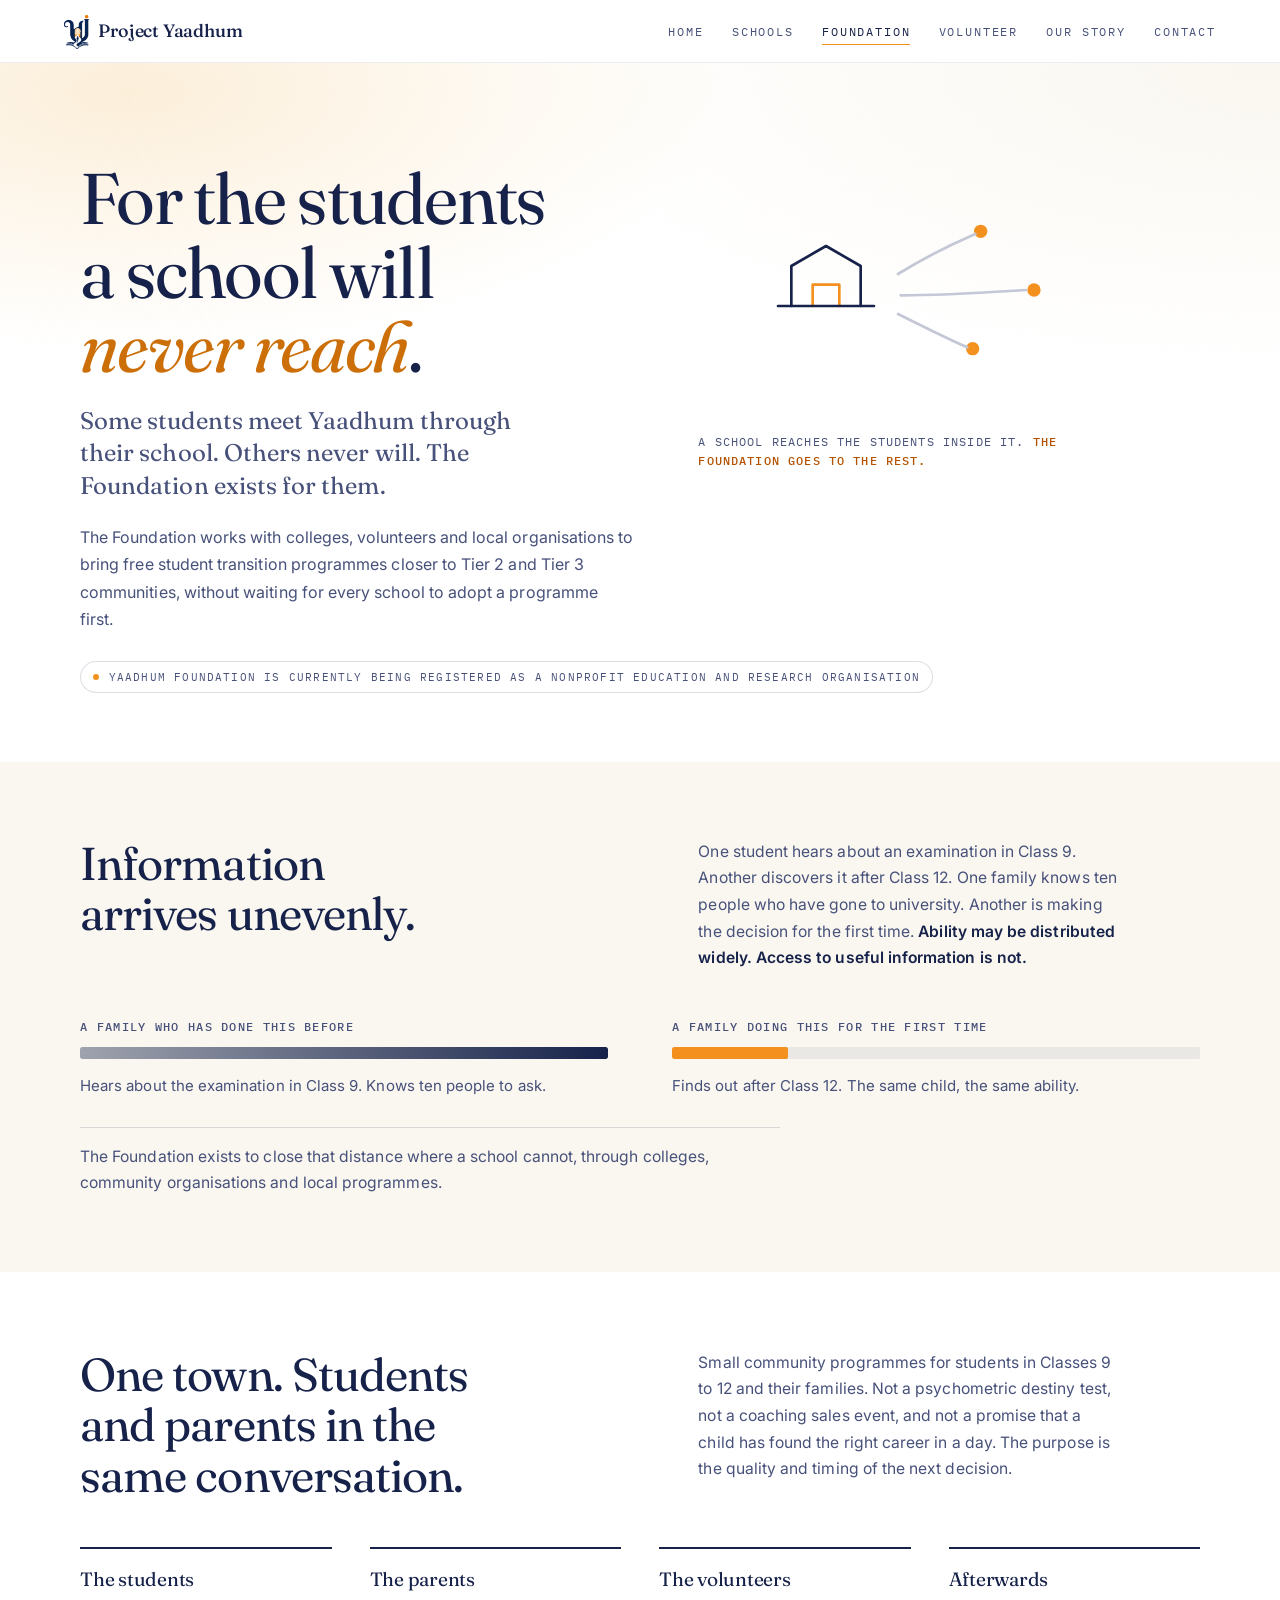
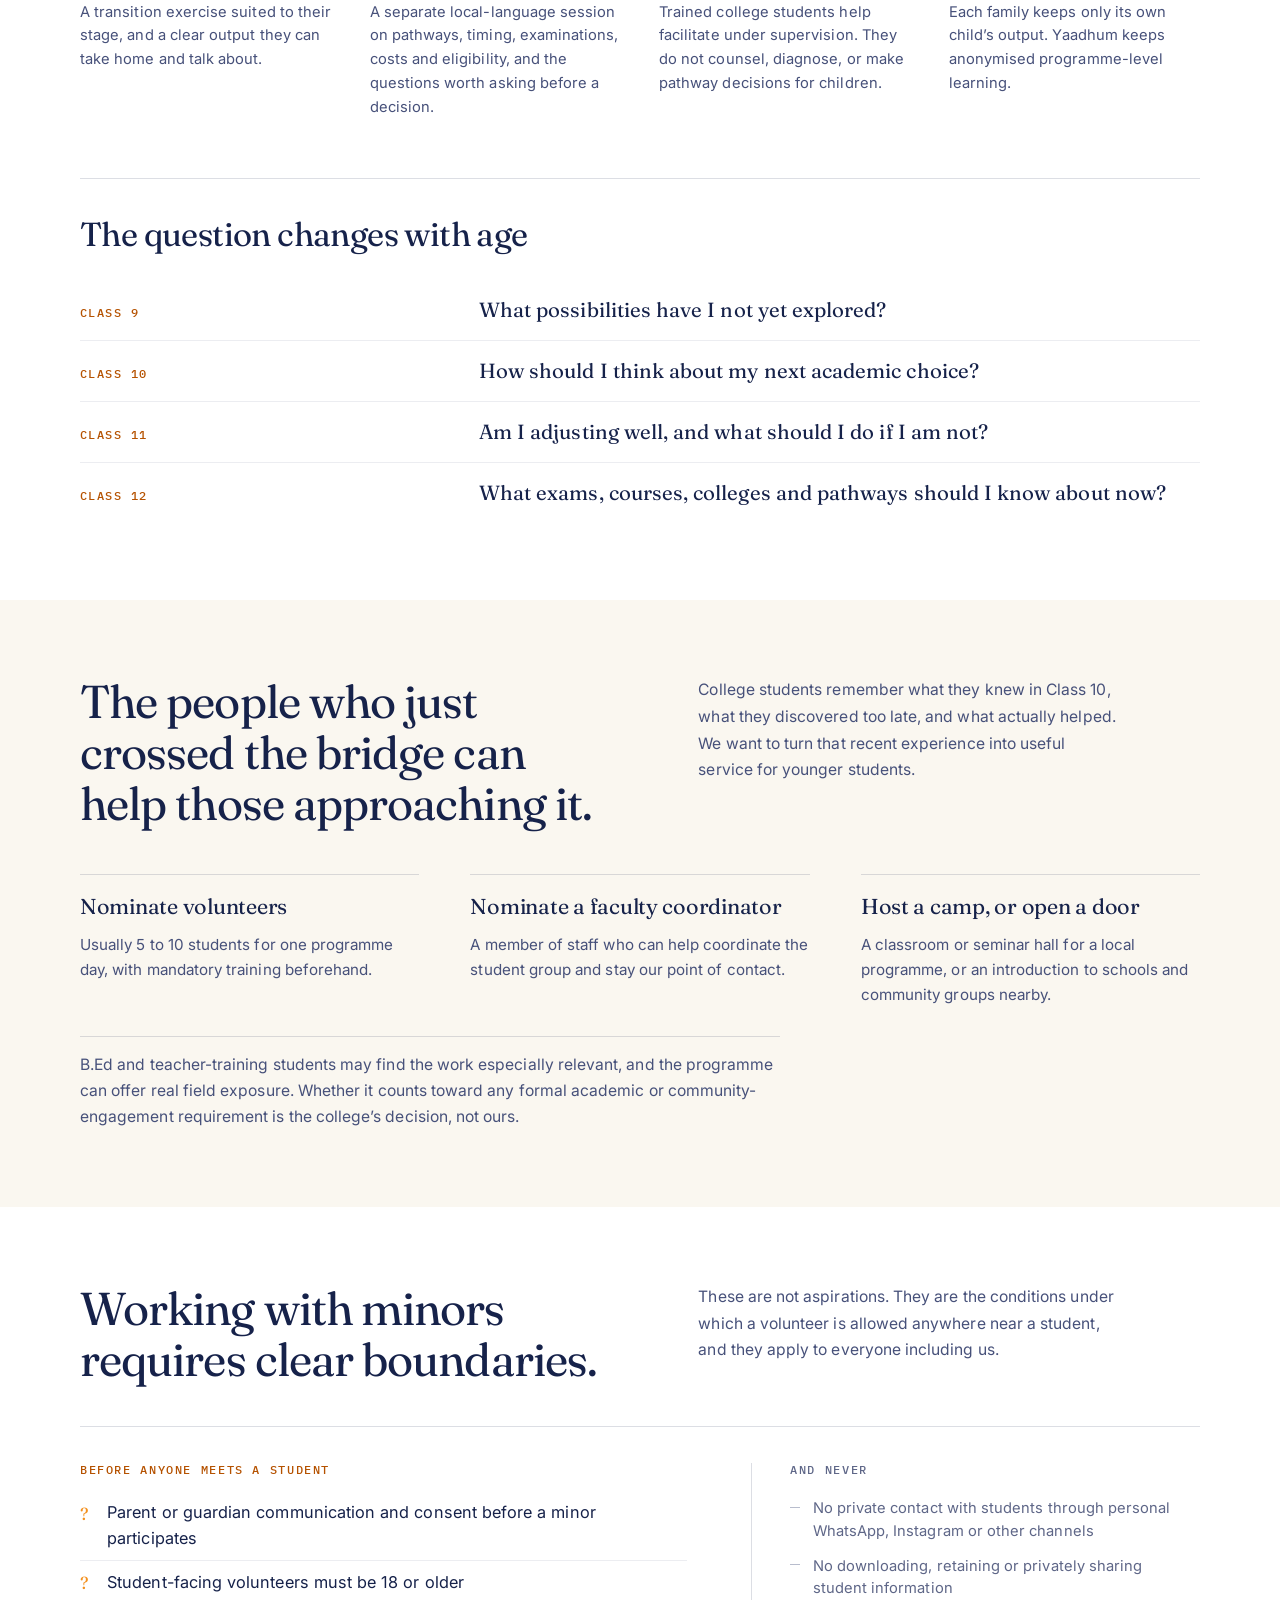
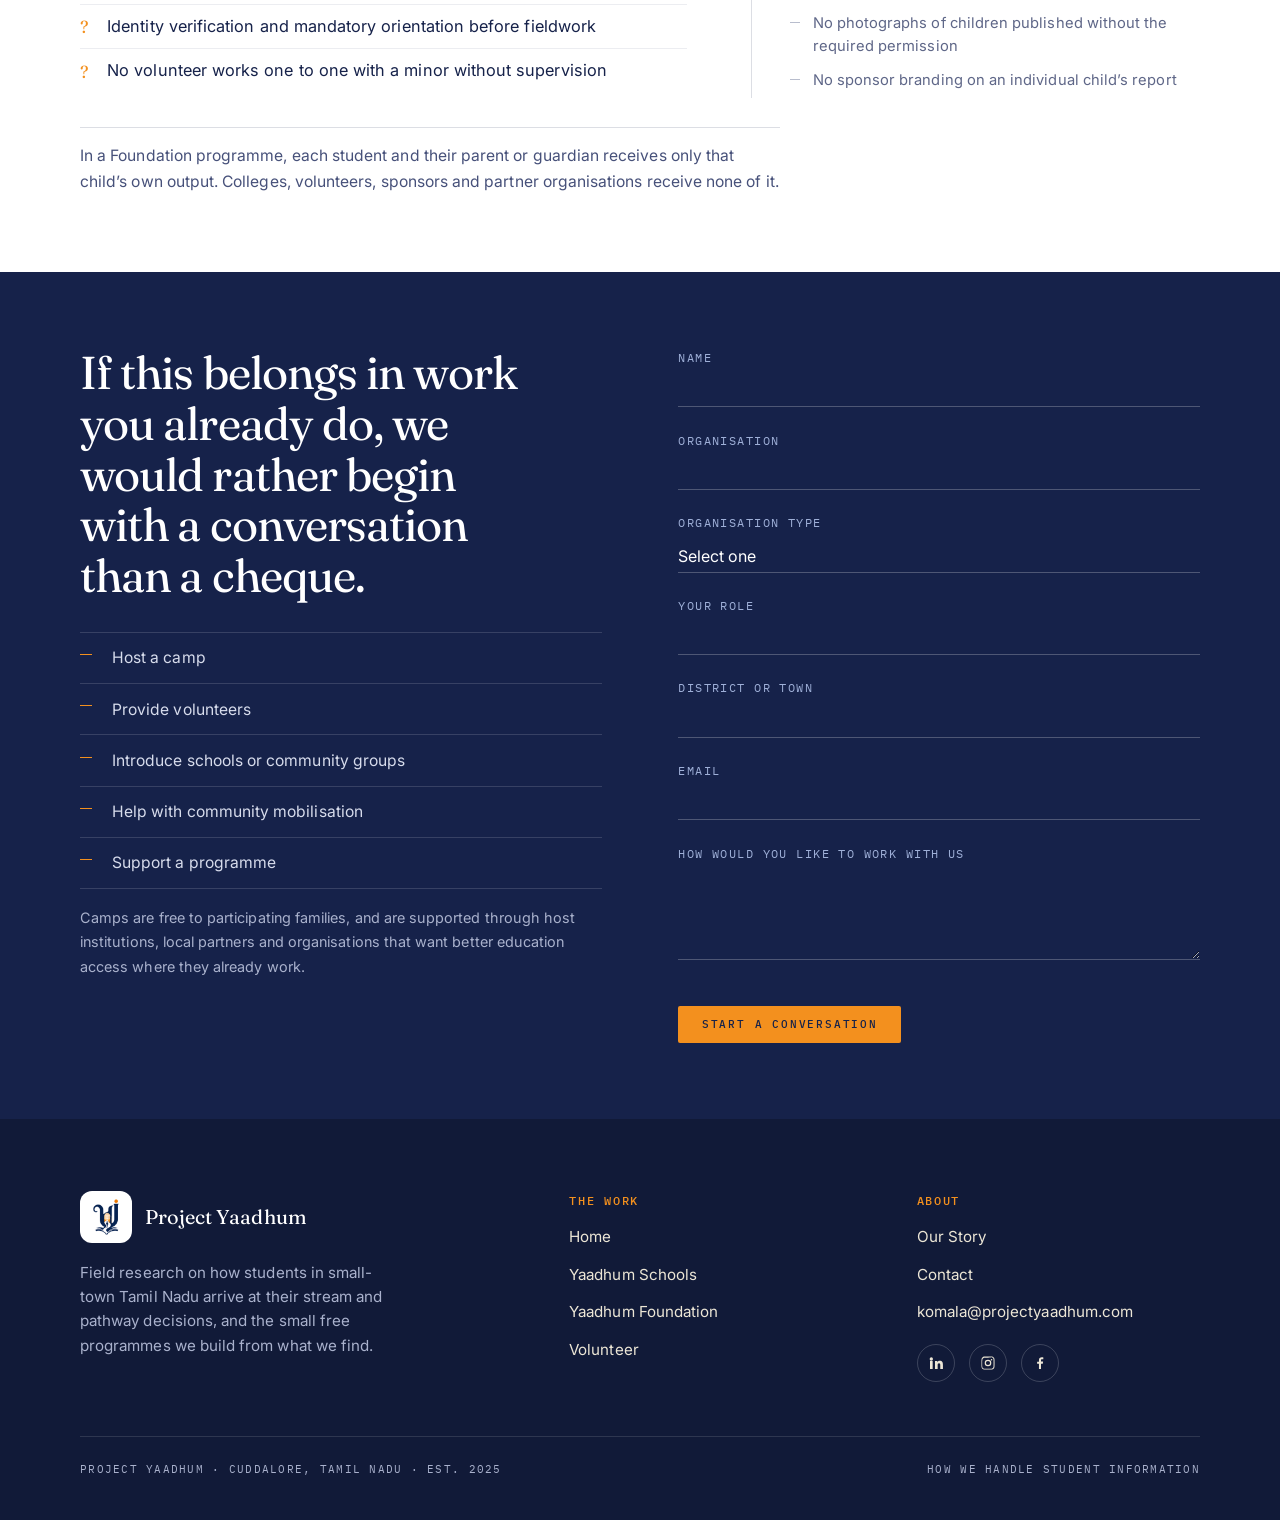
<file: foundation.html>
<!doctype html>
<html lang="en-IN">
<head>
<meta charset="utf-8">
<meta name="viewport" content="width=device-width, initial-scale=1">
<title>Free Community Programmes, Tamil Nadu | Project Yaadhum</title>
<meta name="description" content="Free programmes for students in Classes 9 to 12 and their families, run with colleges and local partners in Tier 2 and Tier 3 Tamil Nadu. Parents included.">
<link rel="canonical" href="https://www.projectyaadhum.com/foundation.html">
<meta name="robots" content="index, follow, max-image-preview:large, max-snippet:-1">

<meta property="og:type" content="website">
<meta property="og:site_name" content="Project Yaadhum">
<meta property="og:locale" content="en_IN">
<meta property="og:url" content="https://www.projectyaadhum.com/foundation.html">
<meta property="og:title" content="For the students a school will never reach">
<meta property="og:description" content="One family hears about an examination in Class 9. Another finds out after Class 12. Free community programmes for students and parents together.">
<meta property="og:image" content="https://www.projectyaadhum.com/assets/og-image.png">
<meta property="og:image:width" content="1200">
<meta property="og:image:height" content="630">
<meta property="og:image:alt" content="Project Yaadhum. Every possibility belongs to every student.">
<meta name="twitter:card" content="summary_large_image">
<meta name="twitter:title" content="For the students a school will never reach">
<meta name="twitter:description" content="One family hears about an examination in Class 9. Another finds out after Class 12. Free community programmes for students and parents together.">
<meta name="twitter:image" content="https://www.projectyaadhum.com/assets/og-image.png">

<link rel="icon" href="assets/favicon-32.png" sizes="32x32">
<link rel="apple-touch-icon" href="assets/favicon-180.png">
<link rel="preconnect" href="https://fonts.googleapis.com">
<link rel="preconnect" href="https://fonts.gstatic.com" crossorigin>
<link href="https://fonts.googleapis.com/css2?family=Fraunces:ital,opsz,wght@0,9..144,300..600;1,9..144,300..600&family=IBM+Plex+Mono:wght@400;500&family=Inter:wght@300;400;500;600&family=Noto+Serif+Tamil:wght@400;500;600&display=swap" rel="stylesheet">
<link rel="stylesheet" href="css/main.css?v=20260821235953">
<script type="application/ld+json">
{
  "@context": "https://schema.org",
  "@graph": [
    {
      "@type": "NGO",
      "@id": "https://www.projectyaadhum.com/#organization",
      "name": "Project Yaadhum",
      "legalName": "Yaadhum Foundation",
      "alternateName": [
        "Yaadhum",
        "Yaadhum Foundation"
      ],
      "url": "https://www.projectyaadhum.com/",
      "logo": {
        "@type": "ImageObject",
        "@id": "https://www.projectyaadhum.com/#logo",
        "url": "https://www.projectyaadhum.com/assets/logo-square.png",
        "width": 512,
        "height": 512,
        "caption": "Project Yaadhum"
      },
      "image": {
        "@id": "https://www.projectyaadhum.com/#logo"
      },
      "slogan": "Every possibility belongs to every student.",
      "description": "Project Yaadhum is a field research initiative studying how students in Tier 2 and Tier 3 Tamil Nadu schools arrive at their stream and pathway decisions after Class 10, and who actually makes those decisions. It runs small, free pilot programmes with schools and communities based on what the fieldwork finds.",
      "foundingDate": "2025",
      "founder": {
        "@id": "https://www.projectyaadhum.com/story.html#komala-maran"
      },
      "member": [
        {
          "@id": "https://www.projectyaadhum.com/story.html#komala-maran"
        },
        {
          "@id": "https://www.projectyaadhum.com/story.html#abisho-george"
        }
      ],
      "email": "komala@projectyaadhum.com",
      "address": {
        "@type": "PostalAddress",
        "addressLocality": "Cuddalore",
        "addressRegion": "Tamil Nadu",
        "addressCountry": "IN"
      },
      "areaServed": {
        "@type": "AdministrativeArea",
        "name": "Tamil Nadu, India"
      },
      "knowsAbout": [
        "Academic stream selection after Class 10",
        "Education access in Tier 2 and Tier 3 India",
        "School-to-higher-education transition",
        "Field research in schools",
        "Student career awareness"
      ],
      "contactPoint": {
        "@type": "ContactPoint",
        "@id": "https://www.projectyaadhum.com/#contact-point",
        "email": "komala@projectyaadhum.com",
        "contactType": "General enquiries",
        "areaServed": "IN",
        "availableLanguage": [
          "en",
          "ta"
        ]
      },
      "sameAs": [
        "https://www.linkedin.com/company/projectyaadhum/",
        "https://www.instagram.com/projectyaadhum/",
        "https://www.facebook.com/share/1XpGHpxK6S/"
      ]
    },
    {
      "@type": "WebSite",
      "@id": "https://www.projectyaadhum.com/#website",
      "url": "https://www.projectyaadhum.com/",
      "name": "Project Yaadhum",
      "description": "Field research on how students in small-town Tamil Nadu arrive at their stream and pathway decisions, and the small free programmes we build from what we find.",
      "publisher": {
        "@id": "https://www.projectyaadhum.com/#organization"
      },
      "inLanguage": "en-IN"
    },
    {
      "@type": "WebPage",
      "@id": "https://www.projectyaadhum.com/foundation.html#webpage",
      "url": "https://www.projectyaadhum.com/foundation.html",
      "name": "Free Community Programmes, Tamil Nadu | Project Yaadhum",
      "description": "Free programmes for students in Classes 9 to 12 and their families, run with colleges and local partners in Tier 2 and Tier 3 Tamil Nadu. Parents included.",
      "isPartOf": {
        "@id": "https://www.projectyaadhum.com/#website"
      },
      "about": {
        "@id": "https://www.projectyaadhum.com/#organization"
      },
      "publisher": {
        "@id": "https://www.projectyaadhum.com/#organization"
      },
      "inLanguage": "en-IN"
    }
  ]
}
</script>
</head>
<body>

<header class="nav" role="banner">
  <a class="nav__brand" href="index.html">
    <img class="nav__logo" src="assets/yaadhum-logo-cut.png" alt="">
    <span class="nav__wordmark">Project Yaadhum</span>
  </a>
  <div class="nav__right">
    <button class="nav__toggle" type="button" aria-expanded="false" aria-controls="nav-links"
            aria-label="Open menu">
      <span class="nav__bars" aria-hidden="true"></span>
      <span class="nav__togglelab">Menu</span>
    </button>
    <nav class="nav__links" id="nav-links" aria-label="Primary">
      <a href="index.html">Home</a>
      <a href="schools.html">Schools</a>
      <a href="foundation.html" aria-current="page">Foundation</a>
      <a href="volunteer.html">Volunteer</a>
      <a href="story.html">Our Story</a>
      <a href="contact.html">Contact</a>
    </nav>
  </div>
</header>

<main class="subpage">

  <!-- ============================ HERO ============================ -->
  <section class="contact-hero">
    <div class="wrap">
      <div class="head-split head-split--top">
        <div>
          <h1 class="reveal">For the students a school will <em>never reach</em>.</h1>
          <p class="hero-sub reveal">Some students meet Yaadhum through their school. Others never will. The Foundation exists for them.</p>
          <p class="schools__lede reveal" style="color:var(--ink-2);max-width:58ch">The Foundation works with colleges, volunteers and local organisations to bring free student transition programmes closer to Tier&nbsp;2 and Tier&nbsp;3 communities, without waiting for every school to adopt a programme first.</p>
        </div>
        <figure class="heroviz reveal" data-delay="1"
                aria-label="A school reaches the students inside it. The Foundation reaches outward, to the ones it never will.">
          <svg viewBox="0 0 300 190" role="img">
            <!-- the ripples going outward -->
            <circle class="hv-ripple" cx="96" cy="95" r="80"/>
            <circle class="hv-ripple" cx="96" cy="95" r="80"/>
            <circle class="hv-ripple" cx="96" cy="95" r="80"/>
            <!-- the school itself -->
            <path class="hv-draw" d="M70 108V78l26-15 26 15v30"/>
            <path class="hv-draw hv-accent" d="M86 108V92h20v16"/>
            <path class="hv-draw" d="M60 108h72"/>
            <!-- the students it never reaches -->
            <circle class="hv-fill-accent" cx="212" cy="52" r="5"/>
            <circle class="hv-fill-accent" cx="252" cy="96" r="5"/>
            <circle class="hv-fill-accent" cx="206" cy="140" r="5"/>
            <path class="hv-draw hv-soft" d="M150 84c26-16 44-24 58-30"/>
            <path class="hv-draw hv-soft" d="M152 100c34 0 62-2 94-4"/>
            <path class="hv-draw hv-soft" d="M150 114c24 12 40 20 52 25"/>
          </svg>
          <figcaption>A school reaches the students inside it. <b>The Foundation goes to the rest.</b></figcaption>
        </figure>
      </div>
      <p class="reveal" style="margin-top:1.8em"><span class="status">Yaadhum Foundation is currently being registered as a nonprofit education and research organisation</span></p>
    </div>
  </section>

  <!-- ===================== WHY IT EXISTS ========================== -->
  <section class="section section--paper">
    <div class="wrap">
      <div class="head-split head-split--top">
        <div class="reveal">
          <h2 class="duo__statement">Information arrives unevenly.</h2>
        </div>
        <p class="standfirst reveal" data-delay="1">One student hears about an examination in Class&nbsp;9. Another discovers it after Class&nbsp;12. One family knows ten people who have gone to university. Another is making the decision for the first time. <b>Ability may be distributed widely. Access to useful information is not.</b></p>
      </div>

      <div class="split-bar reveal" aria-label="Two families making the same decision with very different information">
        <div class="sbar">
          <p class="sbar__lab">A family who has done this before</p>
          <div class="sbar__track"><span class="sbar__fill sbar__fill--full"></span></div>
          <p class="sbar__note">Hears about the examination in Class&nbsp;9. Knows ten people to ask.</p>
        </div>
        <div class="sbar">
          <p class="sbar__lab">A family doing this for the first time</p>
          <div class="sbar__track"><span class="sbar__fill sbar__fill--thin"></span></div>
          <p class="sbar__note">Finds out after Class&nbsp;12. The same child, the same ability.</p>
        </div>
      </div>
      <p class="tline__cap reveal">The Foundation exists to close that distance where a school cannot, through colleges, community organisations and local programmes.</p>
    </div>
  </section>

  <!-- =================== TRANSITION CAMPS ========================= -->
  <section class="section">
    <div class="wrap">
      <div class="head-split head-split--top">
        <div class="reveal">
          <h2 class="duo__statement">One town. Students and parents in the same conversation.</h2>
        </div>
        <p class="standfirst reveal" data-delay="1">Small community programmes for students in Classes 9 to 12 and their families. Not a psychometric destiny test, not a coaching sales event, and not a promise that a child has found the right career in a day. The purpose is the quality and timing of the next decision.</p>
      </div>

      <div class="promises">
        <div class="promise reveal"><h3>The students</h3>
          <p>A transition exercise suited to their stage, and a clear output they can take home and talk about.</p></div>
        <div class="promise reveal" data-delay="1"><h3>The parents</h3>
          <p>A separate local-language session on pathways, timing, examinations, costs and eligibility, and the questions worth asking before a decision.</p></div>
        <div class="promise reveal" data-delay="2"><h3>The volunteers</h3>
          <p>Trained college students help facilitate under supervision. They do not counsel, diagnose, or make pathway decisions for children.</p></div>
        <div class="promise reveal" data-delay="3"><h3>Afterwards</h3>
          <p>Each family keeps only its own child&rsquo;s output. Yaadhum keeps anonymised programme-level learning.</p></div>
      </div>

      <div class="ages reveal">
        <h2 class="block-title">The question changes with age</h2>
        <ul class="ages__list">
          <li><span>Class 9</span>What possibilities have I not yet explored?</li>
          <li><span>Class 10</span>How should I think about my next academic choice?</li>
          <li><span>Class 11</span>Am I adjusting well, and what should I do if I am not?</li>
          <li><span>Class 12</span>What exams, courses, colleges and pathways should I know about now?</li>
        </ul>
      </div>
    </div>
  </section>

  <!-- ====================== FOR COLLEGES ========================== -->
  <section class="section section--paper">
    <div class="wrap">
      <div class="head-split head-split--top">
        <div class="reveal">
          <h2 class="duo__statement">The people who just crossed the bridge can help those approaching it.</h2>
        </div>
        <p class="standfirst reveal" data-delay="1">College students remember what they knew in Class&nbsp;10, what they discovered too late, and what actually helped. We want to turn that recent experience into useful service for younger students.</p>
      </div>

      <div class="obs">
        <div class="obs__item reveal">
          <h3 class="obs__t">Nominate volunteers</h3>
          <p class="obs__s">Usually 5 to 10 students for one programme day, with mandatory training beforehand.</p></div>
        <div class="obs__item reveal" data-delay="1">
          <h3 class="obs__t">Nominate a faculty coordinator</h3>
          <p class="obs__s">A member of staff who can help coordinate the student group and stay our point of contact.</p></div>
        <div class="obs__item reveal" data-delay="2">
          <h3 class="obs__t">Host a camp, or open a door</h3>
          <p class="obs__s">A classroom or seminar hall for a local programme, or an introduction to schools and community groups nearby.</p></div>
      </div>

      <p class="tline__cap reveal">B.Ed and teacher-training students may find the work especially relevant, and the programme can offer real field exposure. Whether it counts toward any formal academic or community-engagement requirement is the college&rsquo;s decision, not ours.</p>
    </div>
  </section>

  <!-- ======================== SAFEGUARDS ========================== -->
  <section class="section">
    <div class="wrap">
      <div class="head-split head-split--top">
        <div class="reveal">
          <h2 class="duo__statement">Working with minors requires clear boundaries.</h2>
        </div>
        <p class="standfirst reveal" data-delay="1">These are not aspirations. They are the conditions under which a volunteer is allowed anywhere near a student, and they apply to everyone including us.</p>
      </div>

      <div class="pair" style="margin-top:clamp(30px,4.5vh,50px)">
        <div class="ask reveal">
          <h3>Before anyone meets a student</h3>
          <ul>
            <li>Parent or guardian communication and consent before a minor participates</li>
            <li>Student-facing volunteers must be 18 or older</li>
            <li>Identity verification and mandatory orientation before fieldwork</li>
            <li>No volunteer works one to one with a minor without supervision</li>
          </ul>
        </div>
        <div class="notlist reveal" data-delay="1">
          <h3>And never</h3>
          <ul>
            <li>No private contact with students through personal WhatsApp, Instagram or other channels</li>
            <li>No downloading, retaining or privately sharing student information</li>
            <li>No photographs of children published without the required permission</li>
            <li>No sponsor branding on an individual child&rsquo;s report</li>
          </ul>
        </div>
      </div>

      <p class="tline__cap reveal">In a Foundation programme, each student and their parent or guardian receives only that child&rsquo;s own output. Colleges, volunteers, sponsors and partner organisations receive none of it.</p>
    </div>
  </section>

  <!-- ========================= PARTNER ============================ -->
  <section class="section cohort" id="partner">
    <div class="wrap">
      <div class="cohort__grid">
        <div>
          <h2 class="duo__statement reveal">If this belongs in work you already do, we would rather begin with a conversation than a cheque.</h2>
          <ul class="work reveal" data-delay="1">
            <li>Host a camp</li>
            <li>Provide volunteers</li>
            <li>Introduce schools or community groups</li>
            <li>Help with community mobilisation</li>
            <li>Support a programme</li>
          </ul>
          <p class="work__note reveal">Camps are free to participating families, and are supported through host institutions, local partners and organisations that want better education access where they already work.</p>
        </div>

        <!-- see js/main.js for wiring this to a real endpoint -->
        <form class="form form--light reveal" data-delay="1" data-yaadhum action="https://api.web3forms.com/submit" method="POST">
          <!-- Web3Forms: delivered to the address registered against this key -->
          <input type="hidden" name="access_key" value="05681784-0a7f-4680-b1bc-f97bb74409a3">
          <input type="hidden" name="subject" value="Yaadhum website: partner enquiry">
          <input type="hidden" name="from_name" value="Project Yaadhum website">
          <!-- honeypot: real people never fill this in -->
          <input type="checkbox" name="botcheck" class="hp" tabindex="-1" autocomplete="off">
          <div class="field-row"><label for="f-name">Name</label>
            <input id="f-name" name="name" type="text" autocomplete="name" required></div>
          <div class="field-row"><label for="f-org">Organisation</label>
            <input id="f-org" name="org" type="text"></div>
          <div class="field-row"><label for="f-type">Organisation type</label>
            <select id="f-type" name="type">
              <option value="">Select one</option>
              <option>College</option><option>School</option>
              <option>Community organisation</option><option>Company or CSR</option>
              <option>Individual</option><option>Something else</option>
            </select></div>
          <div class="field-row"><label for="f-role">Your role</label>
            <input id="f-role" name="role" type="text"></div>
          <div class="field-row"><label for="f-place">District or town</label>
            <input id="f-place" name="place" type="text"></div>
          <div class="field-row"><label for="f-email">Email</label>
            <input id="f-email" name="email" type="email" autocomplete="email" required></div>
          <div class="field-row"><label for="f-how">How would you like to work with us</label>
            <textarea id="f-how" name="how" rows="3"></textarea></div>
          <button class="btn" type="submit">Start a conversation</button>
          <p class="form__done">Thank you. We&rsquo;ll be in touch from komala@projectyaadhum.com.</p>
          <p class="form__fail">That did not go through. Please try again, or write to <a href="mailto:komala@projectyaadhum.com">komala@projectyaadhum.com</a> and we will pick it up from there.</p>
        </form>
      </div>
    </div>
  </section>
</main>

<footer class="footer" role="contentinfo">
  <div class="wrap">
    <div class="footer__top">
      <div>
        <div class="footer__brand">
          <span class="footer__logo-tile"><img src="assets/logo-square.png" alt="Project Yaadhum"></span>
          <span>Project Yaadhum</span>
        </div>
        <p class="footer__tag">Field research on how students in small-town Tamil&nbsp;Nadu arrive at their stream and pathway decisions, and the small free programmes we build from what we find.</p>
      </div>
      <div>
        <h4>The work</h4>
        <ul class="footer__links">
          <li><a href="index.html">Home</a></li>
          <li><a href="schools.html">Yaadhum Schools</a></li>
          <li><a href="foundation.html">Yaadhum Foundation</a></li>
          <li><a href="volunteer.html">Volunteer</a></li>
        </ul>
      </div>
      <div>
        <h4>About</h4>
        <ul class="footer__links">
          <li><a href="story.html">Our Story</a></li>
          <li><a href="contact.html">Contact</a></li>
          <li><a href="mailto:komala@projectyaadhum.com">komala@projectyaadhum.com</a></li>
        </ul>
        <div class="socials" aria-label="Social links">
          <a href="https://www.linkedin.com/company/projectyaadhum/" target="_blank" rel="noopener" aria-label="Project Yaadhum on LinkedIn"><svg viewBox="0 0 24 24" aria-hidden="true"><path d="M4.98 3.5a2.5 2.5 0 1 1 0 5 2.5 2.5 0 0 1 0-5zM3 9h4v12H3V9zm7 0h3.8v1.7h.05c.53-1 1.83-2.05 3.77-2.05 4.03 0 4.78 2.65 4.78 6.1V21h-4v-5.5c0-1.3-.03-3-1.83-3-1.83 0-2.11 1.43-2.11 2.9V21h-4V9z"/></svg></a>
          <a href="https://www.instagram.com/projectyaadhum/" target="_blank" rel="noopener" aria-label="Project Yaadhum on Instagram"><svg viewBox="0 0 24 24" aria-hidden="true"><path d="M12 2.2c3.2 0 3.6 0 4.85.07 1.17.05 1.8.25 2.23.41.56.22.96.48 1.38.9.42.42.68.82.9 1.38.16.42.36 1.06.41 2.23.06 1.25.07 1.62.07 4.82s0 3.57-.07 4.82c-.05 1.17-.25 1.8-.41 2.23-.22.56-.48.96-.9 1.38-.42.42-.82.68-1.38.9-.42.16-1.06.36-2.23.41-1.25.06-1.62.07-4.85.07s-3.6 0-4.85-.07c-1.17-.05-1.8-.25-2.23-.41a3.7 3.7 0 0 1-1.38-.9 3.7 3.7 0 0 1-.9-1.38c-.16-.42-.36-1.06-.41-2.23C2.2 15.6 2.2 15.2 2.2 12s0-3.57.07-4.82c.05-1.17.25-1.8.41-2.23.22-.56.48-.96.9-1.38.42-.42.82-.68 1.38-.9.42-.16 1.06-.36 2.23-.41C8.4 2.2 8.8 2.2 12 2.2zm0 1.8c-3.15 0-3.5 0-4.74.07-.9.04-1.38.19-1.7.32-.43.16-.73.36-1.05.68-.32.32-.52.62-.68 1.05-.13.32-.28.8-.32 1.7C3.24 8.5 3.24 8.85 3.24 12s0 3.5.07 4.74c.04.9.19 1.38.32 1.7.16.43.36.73.68 1.05.32.32.62.52 1.05.68.32.13.8.28 1.7.32 1.24.07 1.59.07 4.74.07s3.5 0 4.74-.07c.9-.04 1.38-.19 1.7-.32.43-.16.73-.36 1.05-.68.32-.32.52-.62.68-1.05.13-.32.28-.8.32-1.7.07-1.24.07-1.59.07-4.74s0-3.5-.07-4.74c-.04-.9-.19-1.38-.32-1.7a2.8 2.8 0 0 0-.68-1.05 2.8 2.8 0 0 0-1.05-.68c-.32-.13-.8-.28-1.7-.32C15.5 4 15.15 4 12 4zm0 3.06A4.94 4.94 0 1 1 12 17a4.94 4.94 0 0 1 0-9.88zm0 1.8a3.14 3.14 0 1 0 0 6.28 3.14 3.14 0 0 0 0-6.28zM17.34 6a1.15 1.15 0 1 1 0 2.3 1.15 1.15 0 0 1 0-2.3z"/></svg></a>
          <a href="https://www.facebook.com/share/1XpGHpxK6S/" target="_blank" rel="noopener" aria-label="Project Yaadhum on Facebook"><svg viewBox="0 0 24 24" aria-hidden="true"><path d="M13.5 21v-8h2.7l.4-3.1h-3.1V7.9c0-.9.25-1.5 1.55-1.5H17V3.6c-.3-.04-1.3-.13-2.46-.13-2.43 0-4.1 1.48-4.1 4.21v2.35H7.7V13h2.74v8h3.06z"/></svg></a>
          <!-- WhatsApp: add back here once there is a number, e.g. https://wa.me/91XXXXXXXXXX -->
        </div>
      </div>
    </div>
    <div class="footer__bottom">
      <span class="footer__meta">Project Yaadhum · Cuddalore, Tamil Nadu · est. 2025</span>
      <a href="privacy.html">How we handle student information</a>
    </div>
  </div>
</footer>

<script src="js/main.js?v=20260821235953"></script>
</body>
</html>
</file>
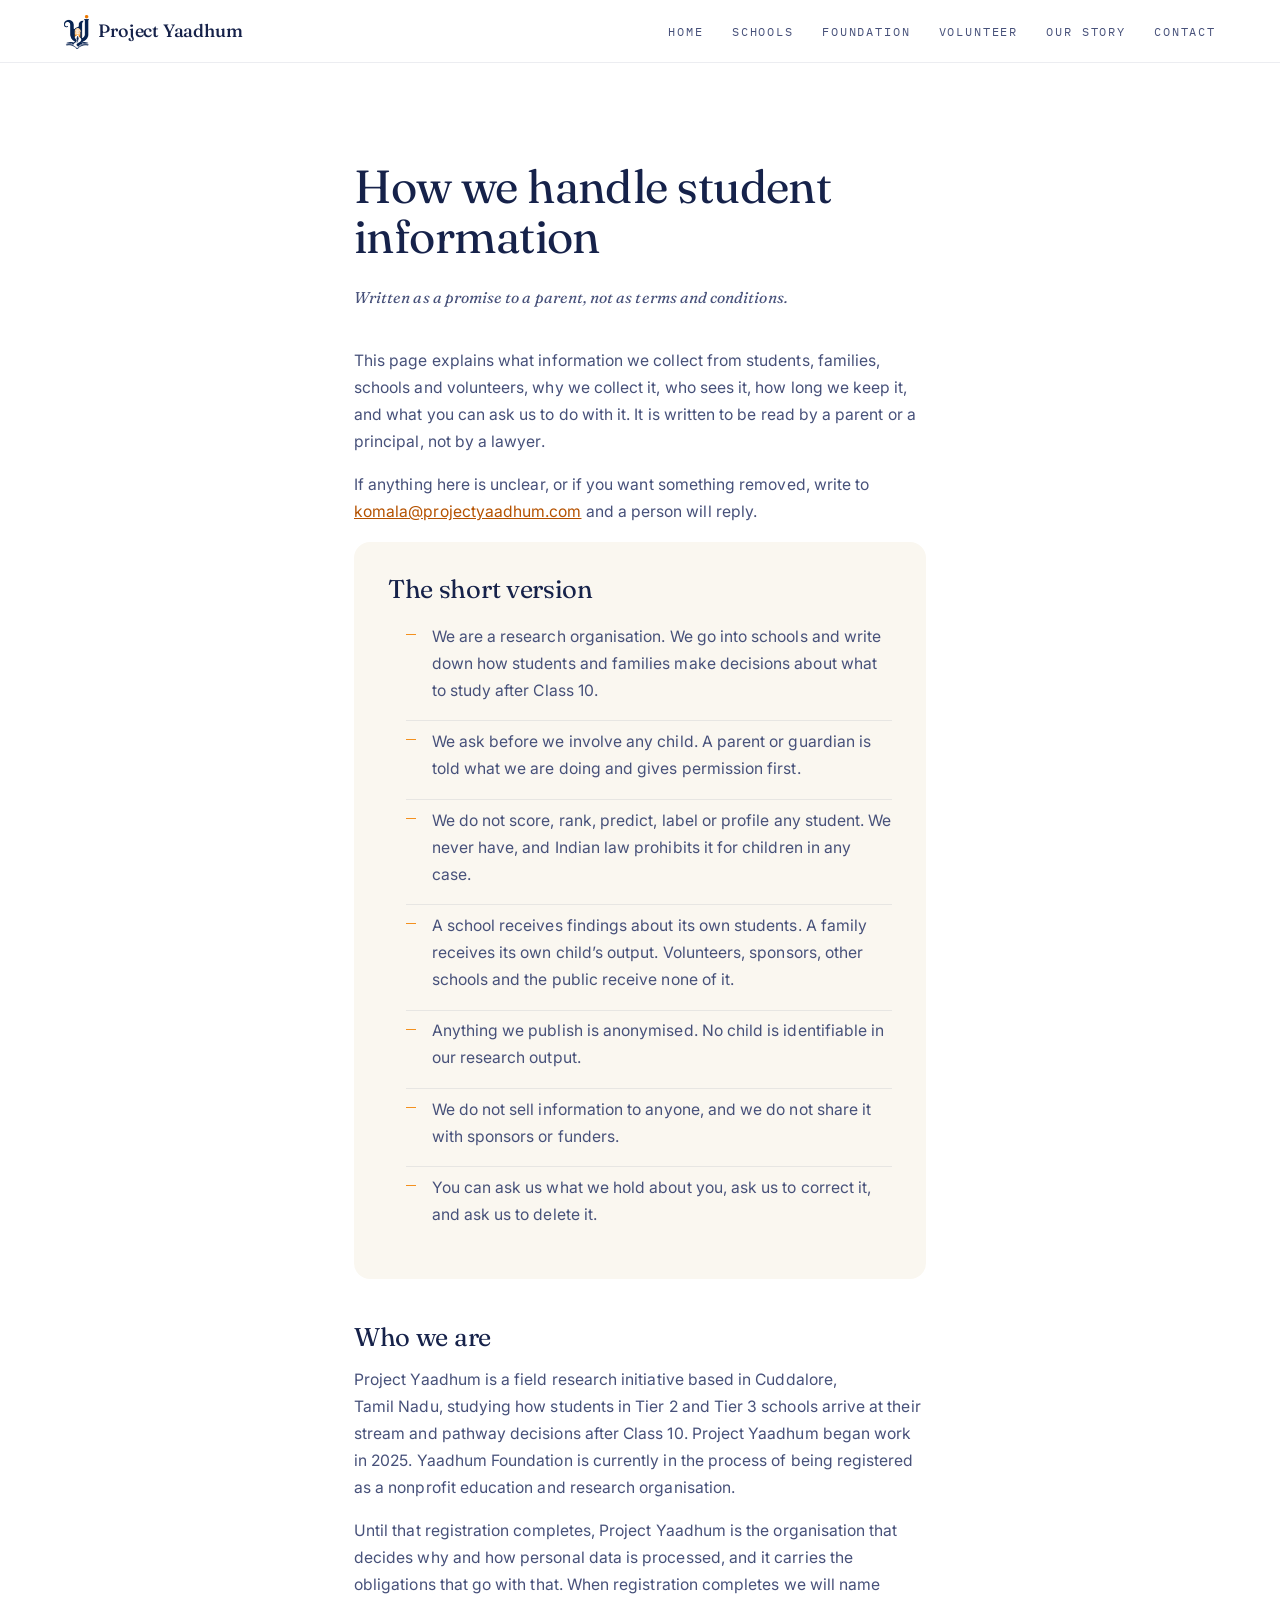
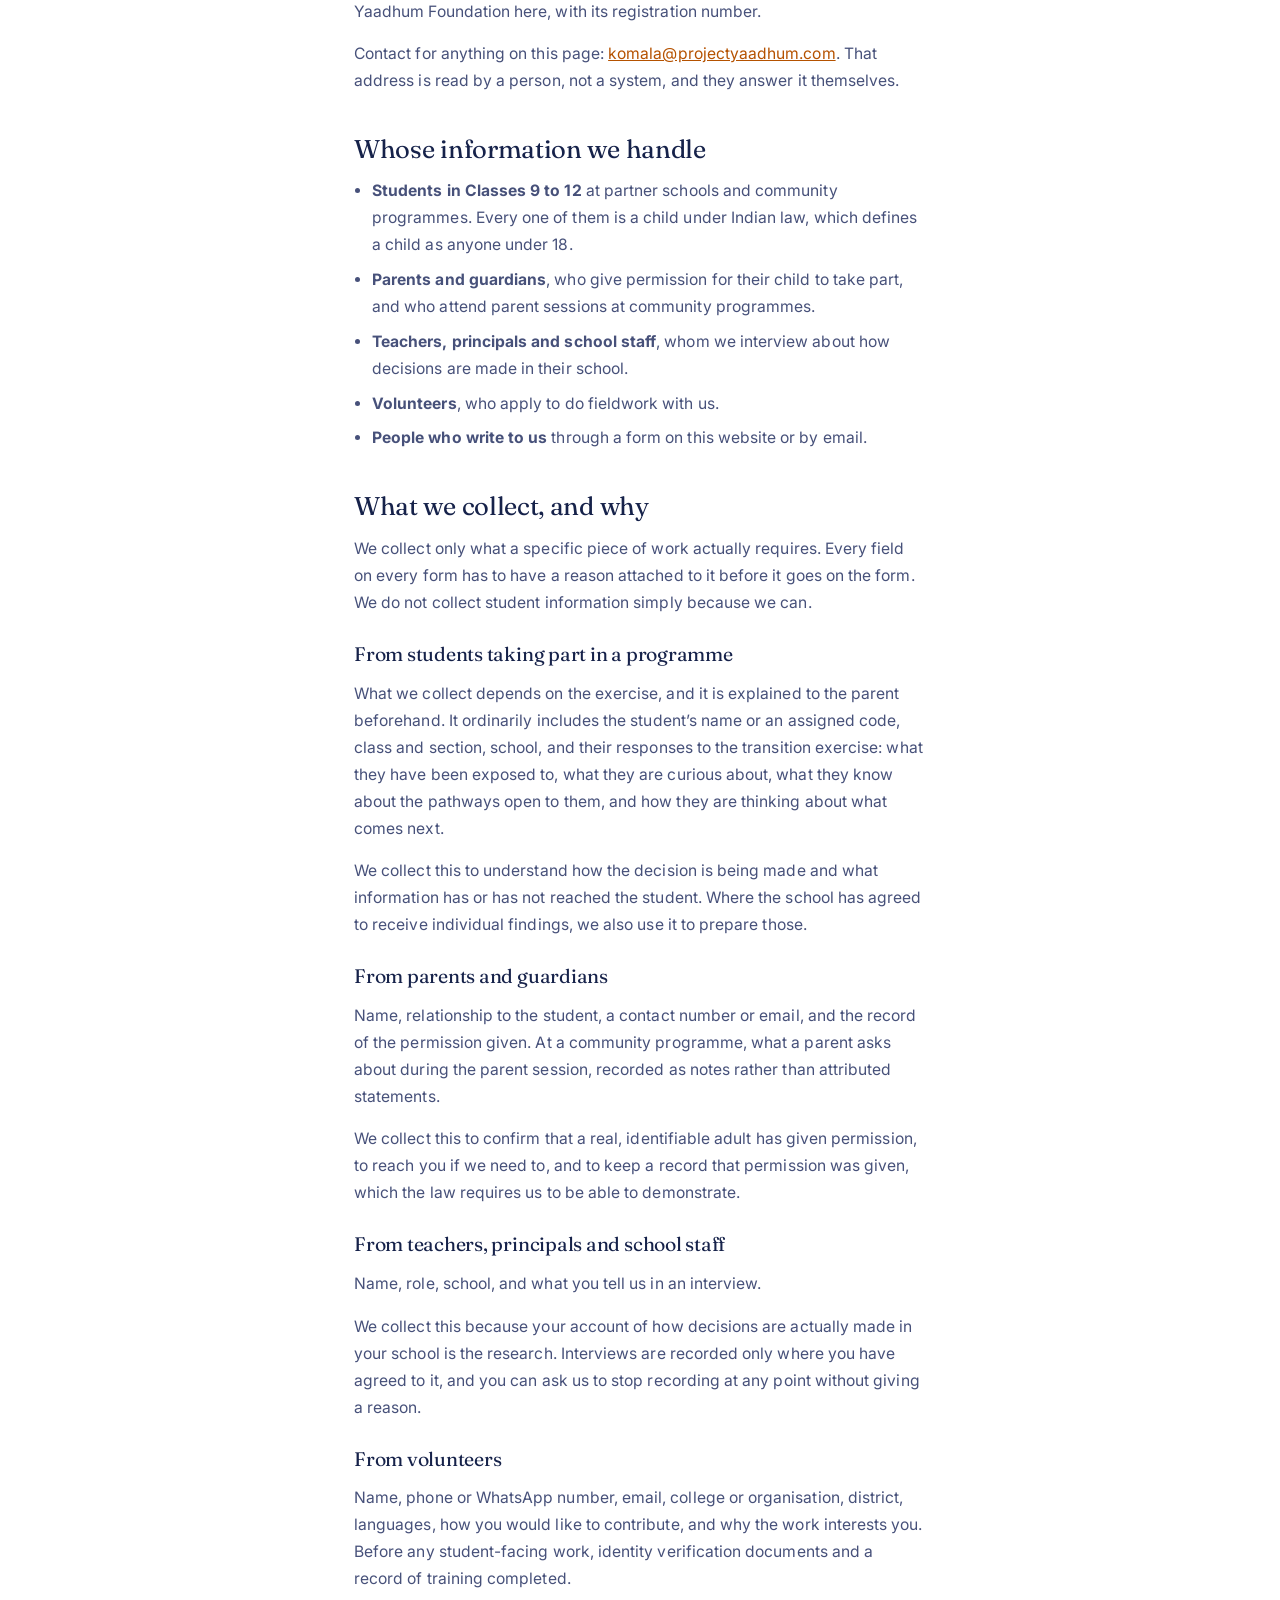
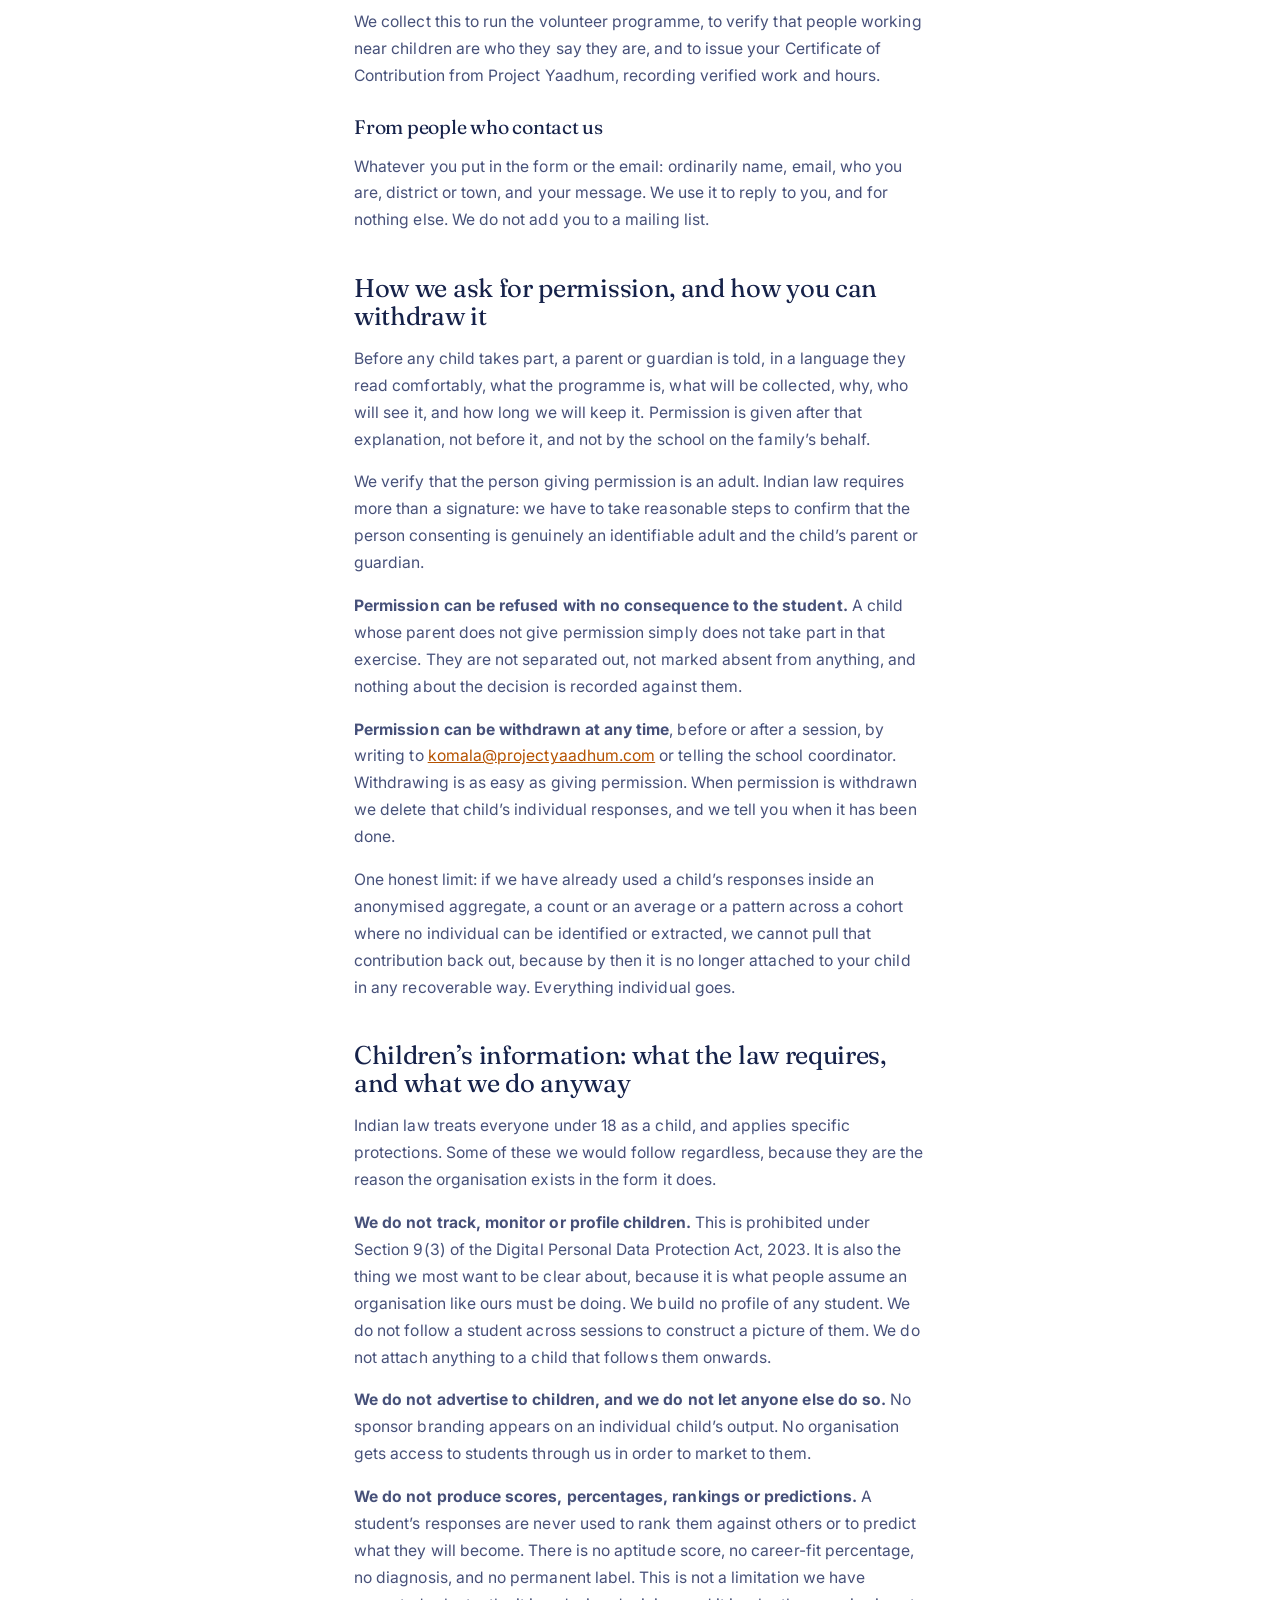
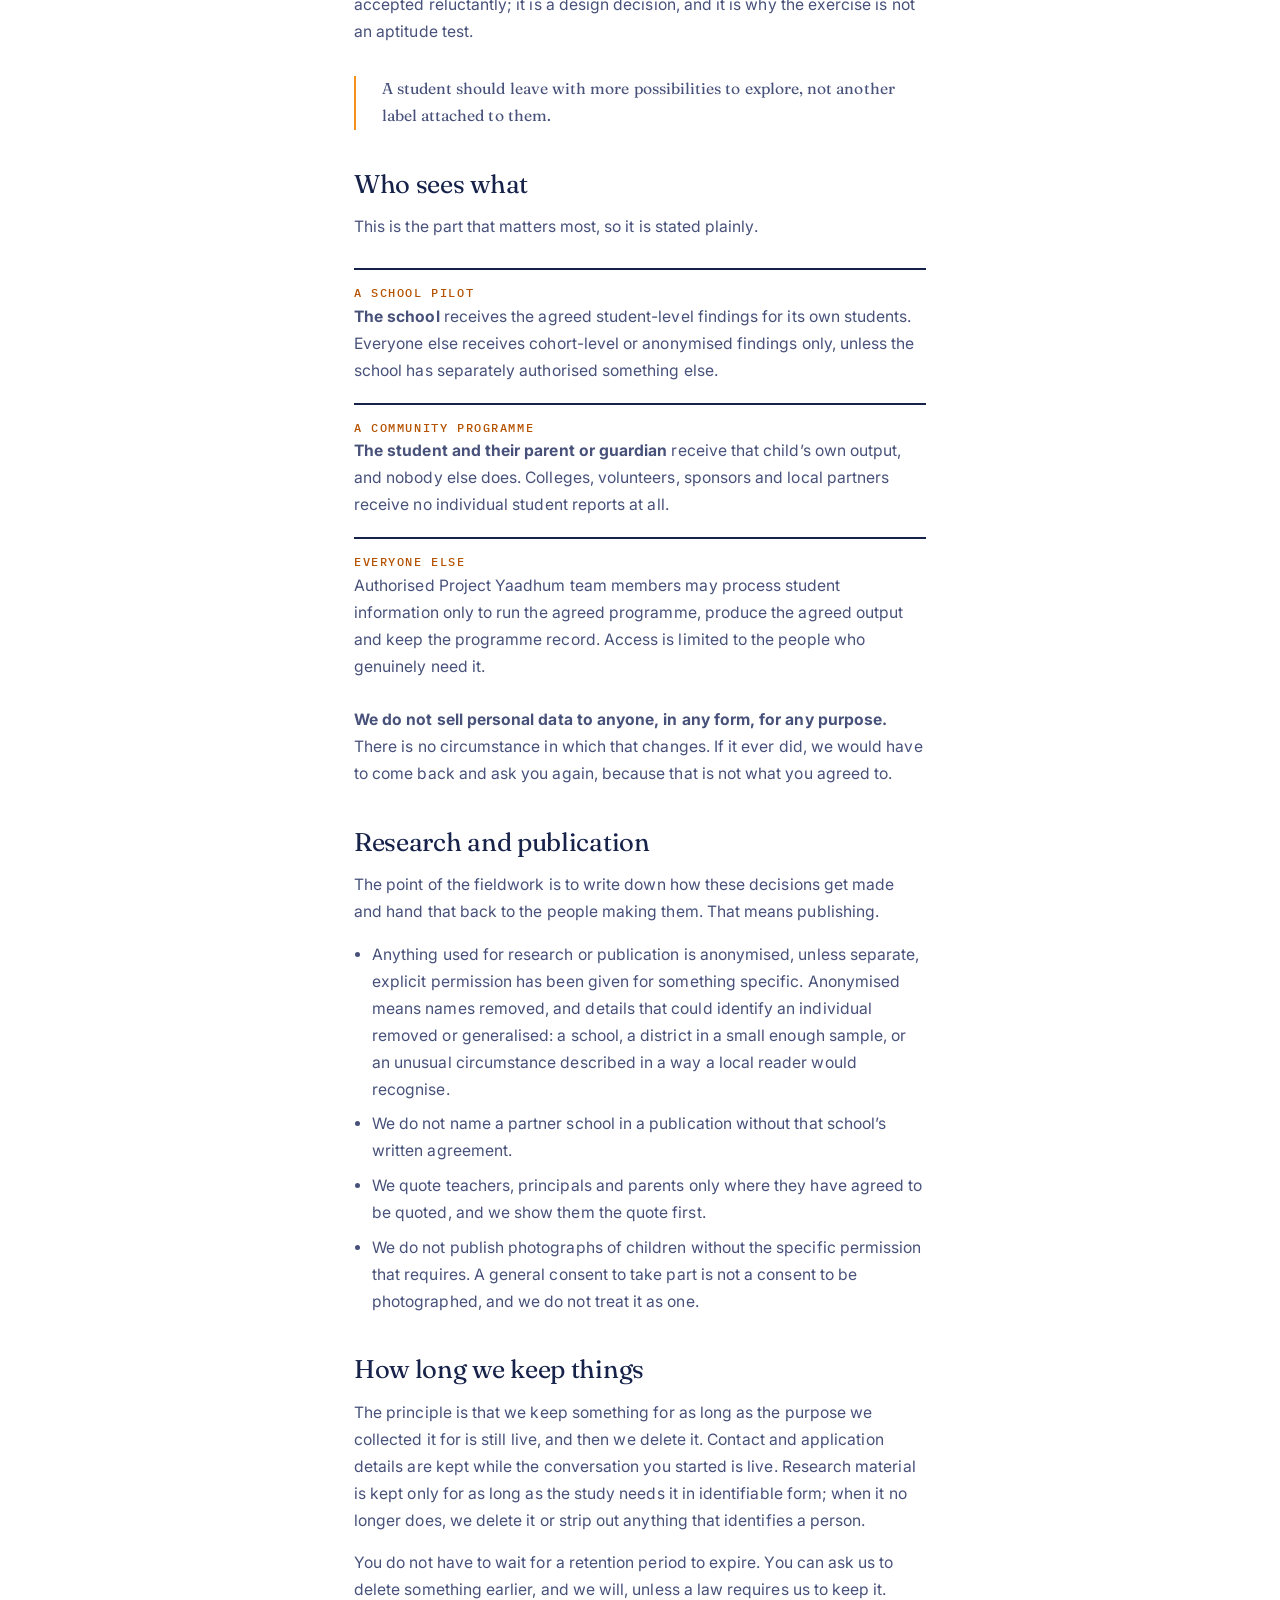
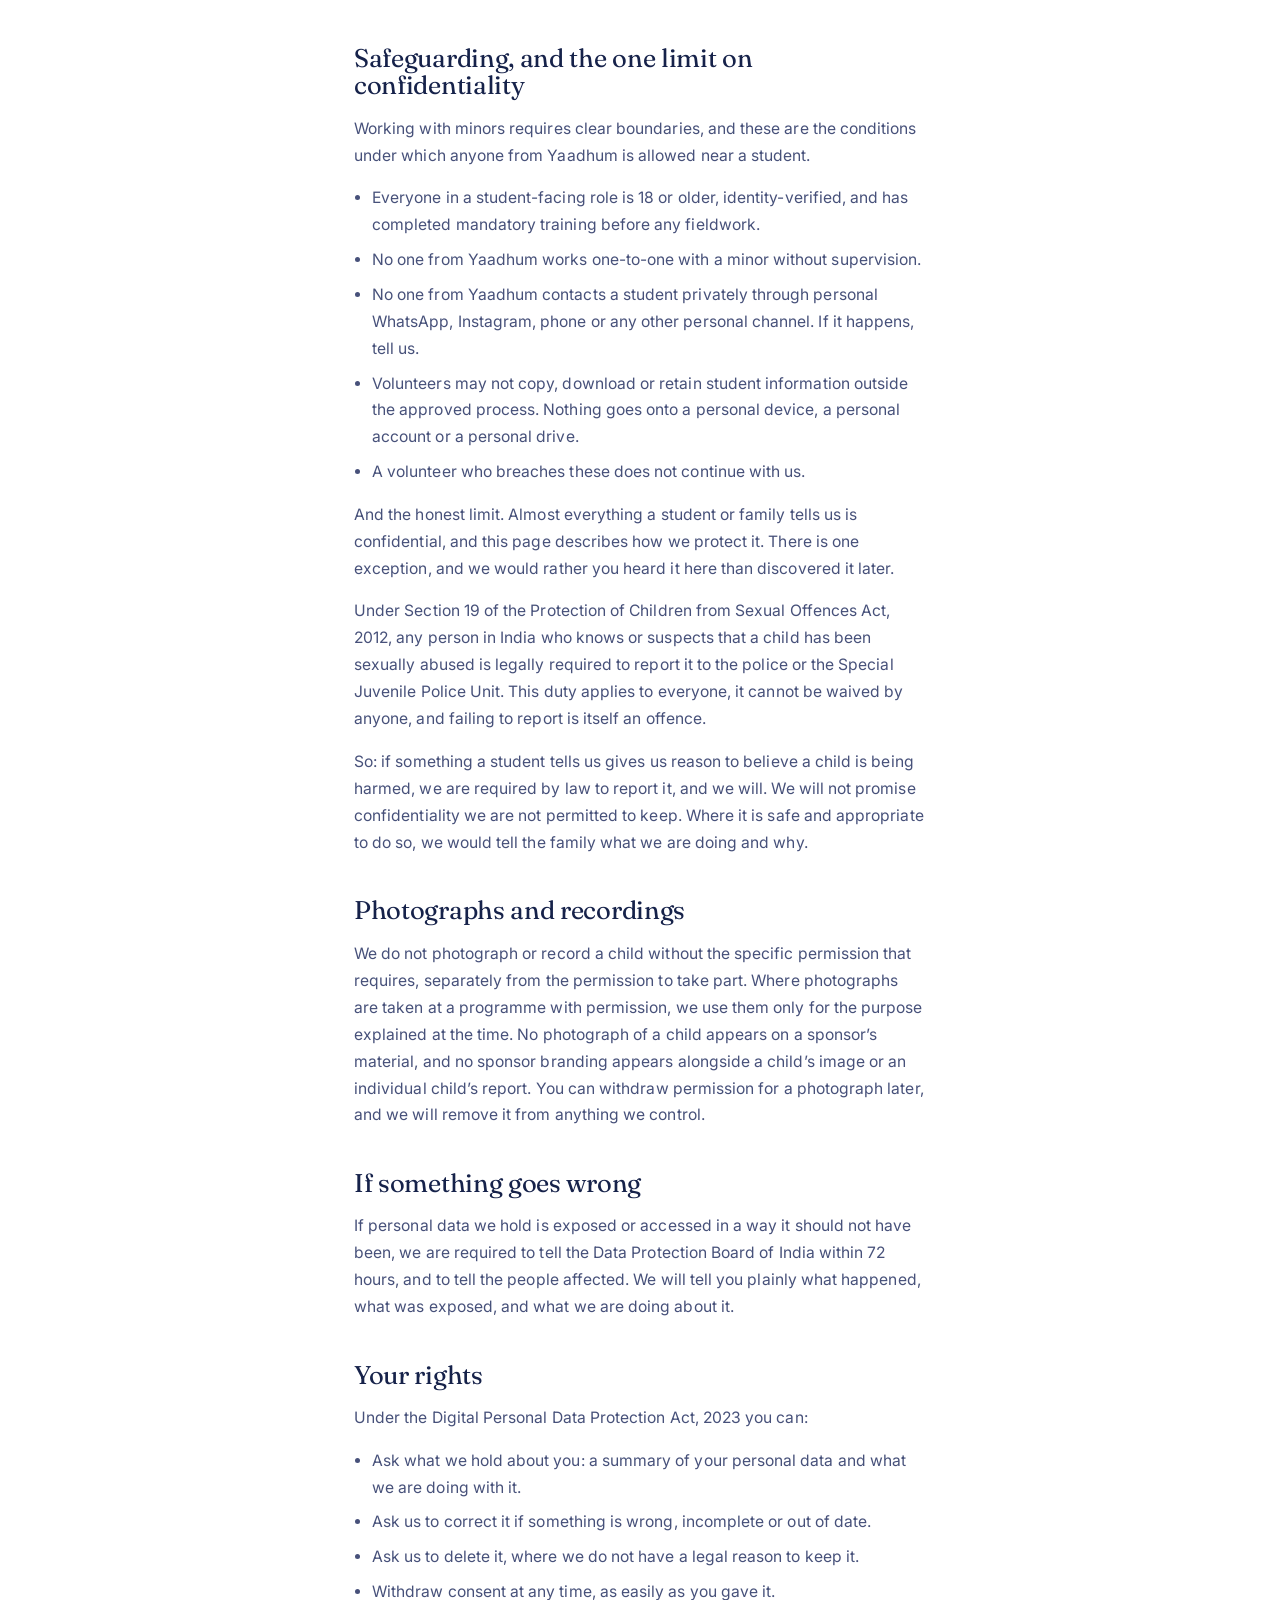
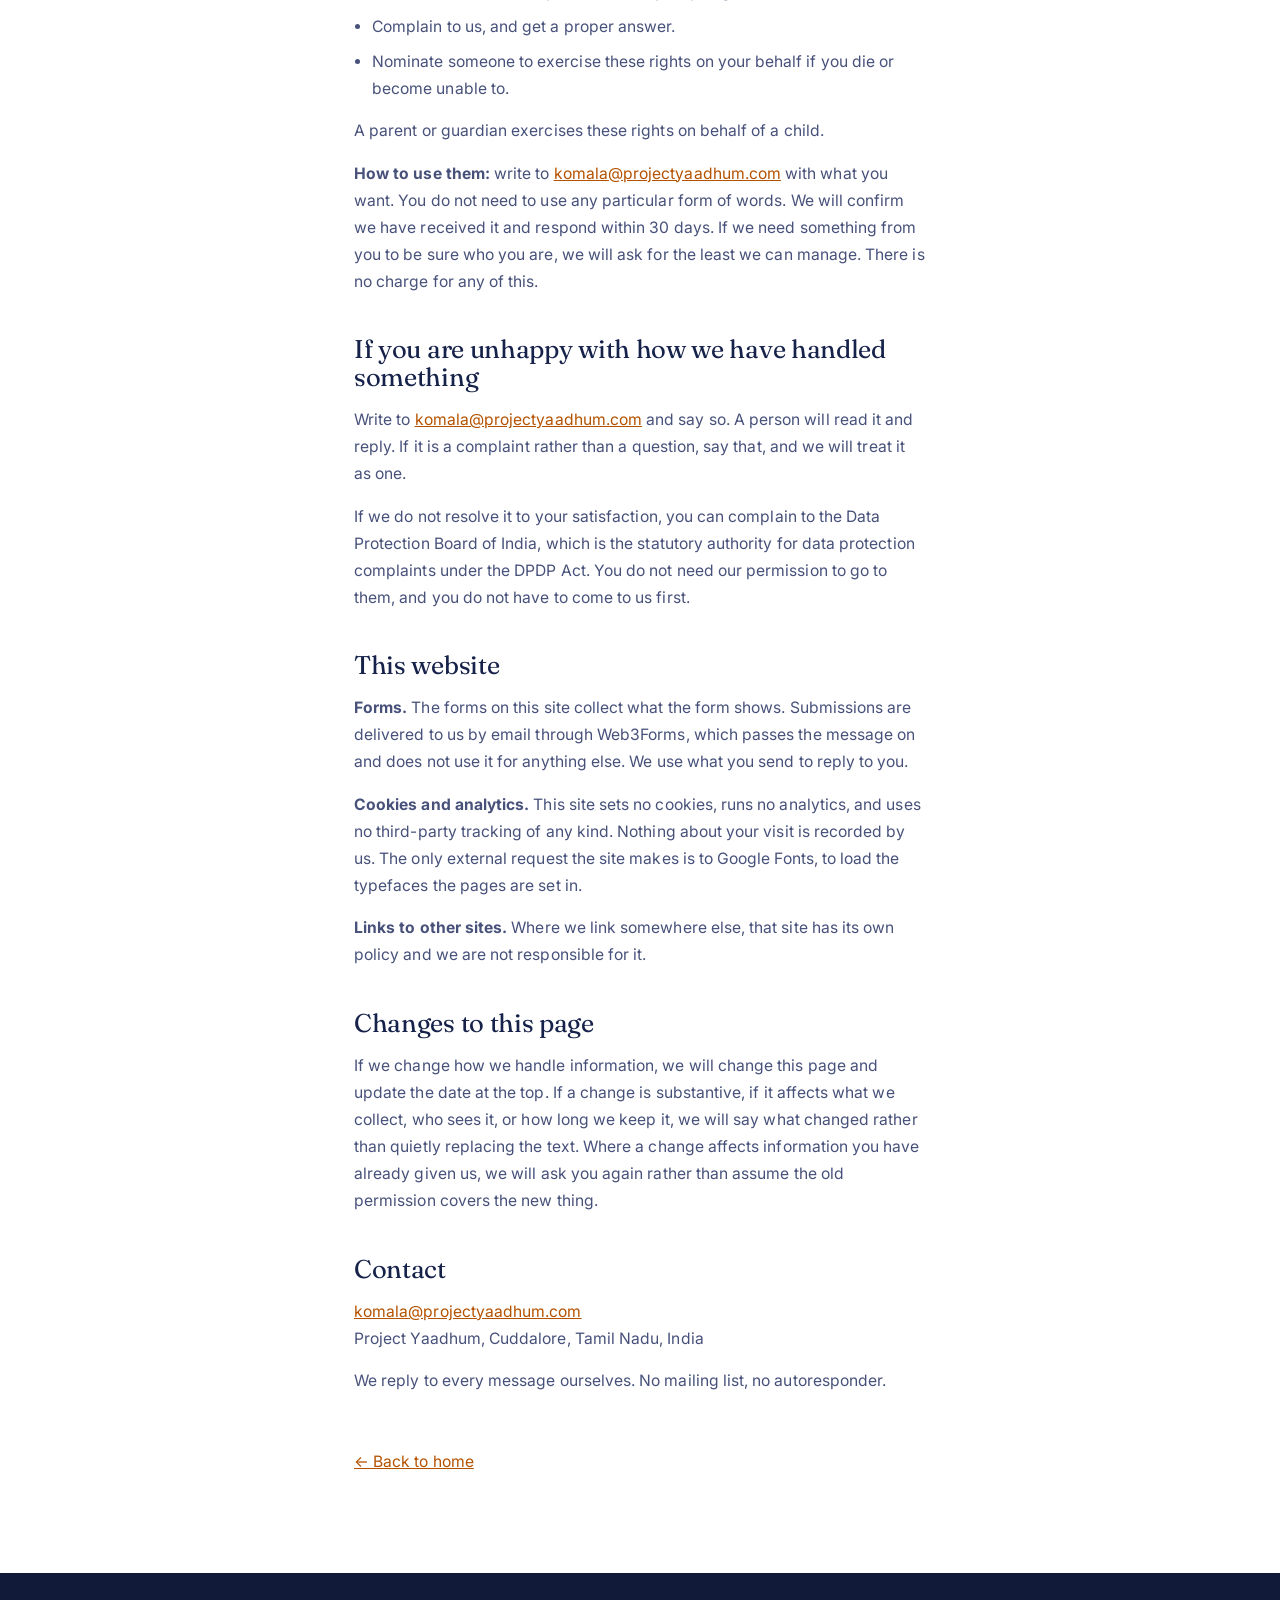
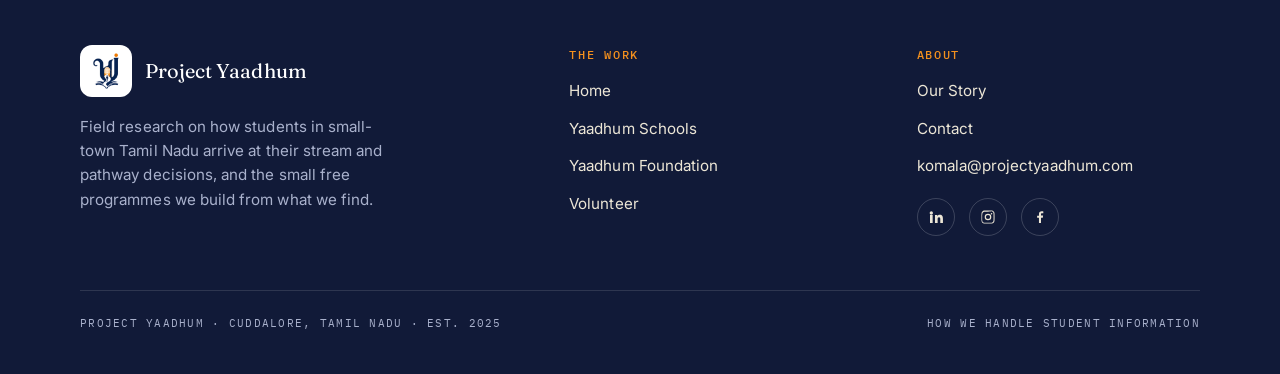
<file: privacy.html>
<!doctype html>
<html lang="en-IN">
<head>
<meta charset="utf-8">
<meta name="viewport" content="width=device-width, initial-scale=1">
<title>How We Handle Student Information | Project Yaadhum</title>
<meta name="description" content="What we collect, why, who sees it, and how long we keep it. Parent consent before any minor takes part, and anything published is anonymised.">
<link rel="canonical" href="https://www.projectyaadhum.com/privacy.html">
<meta name="robots" content="index, follow, max-image-preview:large, max-snippet:-1">

<meta property="og:type" content="website">
<meta property="og:site_name" content="Project Yaadhum">
<meta property="og:locale" content="en_IN">
<meta property="og:url" content="https://www.projectyaadhum.com/privacy.html">
<meta property="og:title" content="How we handle student information">
<meta property="og:description" content="Written as a promise to a parent, not as terms and conditions.">
<meta property="og:image" content="https://www.projectyaadhum.com/assets/og-image.png">
<meta property="og:image:width" content="1200">
<meta property="og:image:height" content="630">
<meta property="og:image:alt" content="Project Yaadhum. Every possibility belongs to every student.">
<meta name="twitter:card" content="summary_large_image">
<meta name="twitter:title" content="How we handle student information">
<meta name="twitter:description" content="Written as a promise to a parent, not as terms and conditions.">
<meta name="twitter:image" content="https://www.projectyaadhum.com/assets/og-image.png">

<link rel="icon" href="assets/favicon-32.png" sizes="32x32">
<link rel="apple-touch-icon" href="assets/favicon-180.png">
<link rel="preconnect" href="https://fonts.googleapis.com">
<link rel="preconnect" href="https://fonts.gstatic.com" crossorigin>
<link href="https://fonts.googleapis.com/css2?family=Fraunces:ital,opsz,wght@0,9..144,300..600;1,9..144,300..600&family=IBM+Plex+Mono:wght@400;500&family=Inter:wght@300;400;500;600&family=Noto+Serif+Tamil:wght@400;500;600&display=swap" rel="stylesheet">
<link rel="stylesheet" href="css/main.css?v=20260821235953">
<script type="application/ld+json">
{
  "@context": "https://schema.org",
  "@graph": [
    {
      "@type": "NGO",
      "@id": "https://www.projectyaadhum.com/#organization",
      "name": "Project Yaadhum",
      "legalName": "Yaadhum Foundation",
      "alternateName": [
        "Yaadhum",
        "Yaadhum Foundation"
      ],
      "url": "https://www.projectyaadhum.com/",
      "logo": {
        "@type": "ImageObject",
        "@id": "https://www.projectyaadhum.com/#logo",
        "url": "https://www.projectyaadhum.com/assets/logo-square.png",
        "width": 512,
        "height": 512,
        "caption": "Project Yaadhum"
      },
      "image": {
        "@id": "https://www.projectyaadhum.com/#logo"
      },
      "slogan": "Every possibility belongs to every student.",
      "description": "Project Yaadhum is a field research initiative studying how students in Tier 2 and Tier 3 Tamil Nadu schools arrive at their stream and pathway decisions after Class 10, and who actually makes those decisions. It runs small, free pilot programmes with schools and communities based on what the fieldwork finds.",
      "foundingDate": "2025",
      "founder": {
        "@id": "https://www.projectyaadhum.com/story.html#komala-maran"
      },
      "member": [
        {
          "@id": "https://www.projectyaadhum.com/story.html#komala-maran"
        },
        {
          "@id": "https://www.projectyaadhum.com/story.html#abisho-george"
        }
      ],
      "email": "komala@projectyaadhum.com",
      "address": {
        "@type": "PostalAddress",
        "addressLocality": "Cuddalore",
        "addressRegion": "Tamil Nadu",
        "addressCountry": "IN"
      },
      "areaServed": {
        "@type": "AdministrativeArea",
        "name": "Tamil Nadu, India"
      },
      "knowsAbout": [
        "Academic stream selection after Class 10",
        "Education access in Tier 2 and Tier 3 India",
        "School-to-higher-education transition",
        "Field research in schools",
        "Student career awareness"
      ],
      "contactPoint": {
        "@type": "ContactPoint",
        "@id": "https://www.projectyaadhum.com/#contact-point",
        "email": "komala@projectyaadhum.com",
        "contactType": "General enquiries",
        "areaServed": "IN",
        "availableLanguage": [
          "en",
          "ta"
        ]
      },
      "sameAs": [
        "https://www.linkedin.com/company/projectyaadhum/",
        "https://www.instagram.com/projectyaadhum/",
        "https://www.facebook.com/share/1XpGHpxK6S/"
      ]
    },
    {
      "@type": "WebSite",
      "@id": "https://www.projectyaadhum.com/#website",
      "url": "https://www.projectyaadhum.com/",
      "name": "Project Yaadhum",
      "description": "Field research on how students in small-town Tamil Nadu arrive at their stream and pathway decisions, and the small free programmes we build from what we find.",
      "publisher": {
        "@id": "https://www.projectyaadhum.com/#organization"
      },
      "inLanguage": "en-IN"
    },
    {
      "@type": "WebPage",
      "@id": "https://www.projectyaadhum.com/privacy.html#webpage",
      "url": "https://www.projectyaadhum.com/privacy.html",
      "name": "How We Handle Student Information | Project Yaadhum",
      "description": "What we collect, why, who sees it, and how long we keep it. Parent consent before any minor takes part, and anything published is anonymised.",
      "isPartOf": {
        "@id": "https://www.projectyaadhum.com/#website"
      },
      "about": {
        "@id": "https://www.projectyaadhum.com/#organization"
      },
      "publisher": {
        "@id": "https://www.projectyaadhum.com/#organization"
      },
      "inLanguage": "en-IN"
    }
  ]
}
</script>
</head>
<body>

<header class="nav" role="banner">
  <a class="nav__brand" href="index.html">
    <img class="nav__logo" src="assets/yaadhum-logo-cut.png" alt="">
    <span class="nav__wordmark">Project Yaadhum</span>
  </a>
  <div class="nav__right">
    <button class="nav__toggle" type="button" aria-expanded="false" aria-controls="nav-links"
            aria-label="Open menu">
      <span class="nav__bars" aria-hidden="true"></span>
      <span class="nav__togglelab">Menu</span>
    </button>
    <nav class="nav__links" id="nav-links" aria-label="Primary">
      <a href="index.html">Home</a>
      <a href="schools.html">Schools</a>
      <a href="foundation.html">Foundation</a>
      <a href="volunteer.html">Volunteer</a>
      <a href="story.html">Our Story</a>
      <a href="contact.html">Contact</a>
    </nav>
  </div>
</header>

<main class="subpage">
  <article class="doc">

    <h1>How we handle student information</h1>
    <p class="doc__lede">Written as a promise to a parent, not as terms and conditions.</p>

    <p>This page explains what information we collect from students, families, schools and volunteers,
    why we collect it, who sees it, how long we keep it, and what you can ask us to do with it. It is
    written to be read by a parent or a principal, not by a lawyer.</p>

    <p>If anything here is unclear, or if you want something removed, write to
    <a href="mailto:komala@projectyaadhum.com">komala@projectyaadhum.com</a> and a person will reply.</p>

    <!-- ------------------------- the short version ------------------------- -->
    <div class="doc__summary">
      <h2>The short version</h2>
      <ul>
        <li>We are a research organisation. We go into schools and write down how students and families
        make decisions about what to study after Class&nbsp;10.</li>
        <li>We ask before we involve any child. A parent or guardian is told what we are doing and gives
        permission first.</li>
        <li>We do not score, rank, predict, label or profile any student. We never have, and Indian law
        prohibits it for children in any case.</li>
        <li>A school receives findings about its own students. A family receives its own child&rsquo;s
        output. Volunteers, sponsors, other schools and the public receive none of it.</li>
        <li>Anything we publish is anonymised. No child is identifiable in our research output.</li>
        <li>We do not sell information to anyone, and we do not share it with sponsors or funders.</li>
        <li>You can ask us what we hold about you, ask us to correct it, and ask us to delete it.</li>
      </ul>
    </div>

    <h2>Who we are</h2>
    <p>Project Yaadhum is a field research initiative based in Cuddalore, Tamil&nbsp;Nadu, studying how
    students in Tier&nbsp;2 and Tier&nbsp;3 schools arrive at their stream and pathway decisions after
    Class&nbsp;10. Project Yaadhum began work in 2025. Yaadhum Foundation is currently in the process of
    being registered as a nonprofit education and research organisation.</p>
    <p>Until that registration completes, Project Yaadhum is the organisation that decides why and how
    personal data is processed, and it carries the obligations that go with that. When registration
    completes we will name Yaadhum Foundation here, with its registration number.</p>
    <p>Contact for anything on this page:
    <a href="mailto:komala@projectyaadhum.com">komala@projectyaadhum.com</a>. That address is read by a
    person, not a system, and they answer it themselves.</p>

    <h2>Whose information we handle</h2>
    <ul>
      <li><strong>Students in Classes 9 to 12</strong> at partner schools and community programmes.
      Every one of them is a child under Indian law, which defines a child as anyone under 18.</li>
      <li><strong>Parents and guardians</strong>, who give permission for their child to take part, and
      who attend parent sessions at community programmes.</li>
      <li><strong>Teachers, principals and school staff</strong>, whom we interview about how decisions
      are made in their school.</li>
      <li><strong>Volunteers</strong>, who apply to do fieldwork with us.</li>
      <li><strong>People who write to us</strong> through a form on this website or by email.</li>
    </ul>

    <h2>What we collect, and why</h2>
    <p>We collect only what a specific piece of work actually requires. Every field on every form has to
    have a reason attached to it before it goes on the form. We do not collect student information
    simply because we can.</p>

    <h3>From students taking part in a programme</h3>
    <p>What we collect depends on the exercise, and it is explained to the parent beforehand. It
    ordinarily includes the student&rsquo;s name or an assigned code, class and section, school, and
    their responses to the transition exercise: what they have been exposed to, what they are curious
    about, what they know about the pathways open to them, and how they are thinking about what comes
    next.</p>
    <p>We collect this to understand how the decision is being made and what information has or has not
    reached the student. Where the school has agreed to receive individual findings, we also use it to
    prepare those.</p>

    <h3>From parents and guardians</h3>
    <p>Name, relationship to the student, a contact number or email, and the record of the permission
    given. At a community programme, what a parent asks about during the parent session, recorded as
    notes rather than attributed statements.</p>
    <p>We collect this to confirm that a real, identifiable adult has given permission, to reach you if
    we need to, and to keep a record that permission was given, which the law requires us to be able to
    demonstrate.</p>

    <h3>From teachers, principals and school staff</h3>
    <p>Name, role, school, and what you tell us in an interview.</p>
    <p>We collect this because your account of how decisions are actually made in your school is the
    research. Interviews are recorded only where you have agreed to it, and you can ask us to stop
    recording at any point without giving a reason.</p>

    <h3>From volunteers</h3>
    <p>Name, phone or WhatsApp number, email, college or organisation, district, languages, how you
    would like to contribute, and why the work interests you. Before any student-facing work, identity
    verification documents and a record of training completed.</p>
    <p>We collect this to run the volunteer programme, to verify that people working near children are
    who they say they are, and to issue your Certificate of Contribution from Project&nbsp;Yaadhum,
    recording verified work and hours.</p>

    <h3>From people who contact us</h3>
    <p>Whatever you put in the form or the email: ordinarily name, email, who you are, district or town,
    and your message. We use it to reply to you, and for nothing else. We do not add you to a mailing
    list.</p>

    <h2>How we ask for permission, and how you can withdraw it</h2>
    <p>Before any child takes part, a parent or guardian is told, in a language they read comfortably,
    what the programme is, what will be collected, why, who will see it, and how long we will keep it.
    Permission is given after that explanation, not before it, and not by the school on the
    family&rsquo;s behalf.</p>
    <p>We verify that the person giving permission is an adult. Indian law requires more than a
    signature: we have to take reasonable steps to confirm that the person consenting is genuinely an
    identifiable adult and the child&rsquo;s parent or guardian.</p>
    <p><strong>Permission can be refused with no consequence to the student.</strong> A child whose
    parent does not give permission simply does not take part in that exercise. They are not separated
    out, not marked absent from anything, and nothing about the decision is recorded against them.</p>
    <p><strong>Permission can be withdrawn at any time</strong>, before or after a session, by writing to
    <a href="mailto:komala@projectyaadhum.com">komala@projectyaadhum.com</a> or telling the school
    coordinator. Withdrawing is as easy as giving permission. When permission is withdrawn we delete
    that child&rsquo;s individual responses, and we tell you when it has been done.</p>
    <p>One honest limit: if we have already used a child&rsquo;s responses inside an anonymised
    aggregate, a count or an average or a pattern across a cohort where no individual can be identified
    or extracted, we cannot pull that contribution back out, because by then it is no longer attached to
    your child in any recoverable way. Everything individual goes.</p>

    <h2>Children&rsquo;s information: what the law requires, and what we do anyway</h2>
    <p>Indian law treats everyone under 18 as a child, and applies specific protections. Some of these
    we would follow regardless, because they are the reason the organisation exists in the form it
    does.</p>
    <p><strong>We do not track, monitor or profile children.</strong> This is prohibited under
    Section&nbsp;9(3) of the Digital Personal Data Protection Act, 2023. It is also the thing we most
    want to be clear about, because it is what people assume an organisation like ours must be doing. We
    build no profile of any student. We do not follow a student across sessions to construct a picture
    of them. We do not attach anything to a child that follows them onwards.</p>
    <p><strong>We do not advertise to children, and we do not let anyone else do so.</strong> No sponsor
    branding appears on an individual child&rsquo;s output. No organisation gets access to students
    through us in order to market to them.</p>
    <p><strong>We do not produce scores, percentages, rankings or predictions.</strong> A student&rsquo;s
    responses are never used to rank them against others or to predict what they will become. There is
    no aptitude score, no career-fit percentage, no diagnosis, and no permanent label. This is not a
    limitation we have accepted reluctantly; it is a design decision, and it is why the exercise is not
    an aptitude test.</p>
    <p class="doc__pull">A student should leave with more possibilities to explore, not another label
    attached to them.</p>

    <h2>Who sees what</h2>
    <p>This is the part that matters most, so it is stated plainly.</p>
    <div class="whosees">
      <div class="whosees__row">
        <h3>A school pilot</h3>
        <p><strong>The school</strong> receives the agreed student-level findings for its own students.
        Everyone else receives cohort-level or anonymised findings only, unless the school has
        separately authorised something else.</p>
      </div>
      <div class="whosees__row">
        <h3>A community programme</h3>
        <p><strong>The student and their parent or guardian</strong> receive that child&rsquo;s own
        output, and nobody else does. Colleges, volunteers, sponsors and local partners receive no
        individual student reports at all.</p>
      </div>
      <div class="whosees__row">
        <h3>Everyone else</h3>
        <p>Authorised Project Yaadhum team members may process student information only to run the
        agreed programme, produce the agreed output and keep the programme record. Access is limited to
        the people who genuinely need it.</p>
      </div>
    </div>
    <p><strong>We do not sell personal data to anyone, in any form, for any purpose.</strong> There is no
    circumstance in which that changes. If it ever did, we would have to come back and ask you again,
    because that is not what you agreed to.</p>

    <h2>Research and publication</h2>
    <p>The point of the fieldwork is to write down how these decisions get made and hand that back to the
    people making them. That means publishing.</p>
    <ul>
      <li>Anything used for research or publication is anonymised, unless separate, explicit permission
      has been given for something specific. Anonymised means names removed, and details that could
      identify an individual removed or generalised: a school, a district in a small enough sample, or
      an unusual circumstance described in a way a local reader would recognise.</li>
      <li>We do not name a partner school in a publication without that school&rsquo;s written
      agreement.</li>
      <li>We quote teachers, principals and parents only where they have agreed to be quoted, and we
      show them the quote first.</li>
      <li>We do not publish photographs of children without the specific permission that requires. A
      general consent to take part is not a consent to be photographed, and we do not treat it as
      one.</li>
    </ul>

    <h2>How long we keep things</h2>
    <p>The principle is that we keep something for as long as the purpose we collected it for is still
    live, and then we delete it. Contact and application details are kept while the conversation you
    started is live. Research material is kept only for as long as the study needs it in identifiable
    form; when it no longer does, we delete it or strip out anything that identifies a person.</p>
    <p>You do not have to wait for a retention period to expire. You can ask us to delete something
    earlier, and we will, unless a law requires us to keep it.</p>

    <h2>Safeguarding, and the one limit on confidentiality</h2>
    <p>Working with minors requires clear boundaries, and these are the conditions under which anyone
    from Yaadhum is allowed near a student.</p>
    <ul>
      <li>Everyone in a student-facing role is 18 or older, identity-verified, and has completed
      mandatory training before any fieldwork.</li>
      <li>No one from Yaadhum works one-to-one with a minor without supervision.</li>
      <li>No one from Yaadhum contacts a student privately through personal WhatsApp, Instagram, phone or
      any other personal channel. If it happens, tell us.</li>
      <li>Volunteers may not copy, download or retain student information outside the approved process.
      Nothing goes onto a personal device, a personal account or a personal drive.</li>
      <li>A volunteer who breaches these does not continue with us.</li>
    </ul>
    <p>And the honest limit. Almost everything a student or family tells us is confidential, and this
    page describes how we protect it. There is one exception, and we would rather you heard it here than
    discovered it later.</p>
    <p>Under Section&nbsp;19 of the Protection of Children from Sexual Offences Act, 2012, any person in
    India who knows or suspects that a child has been sexually abused is legally required to report it to
    the police or the Special Juvenile Police Unit. This duty applies to everyone, it cannot be waived by
    anyone, and failing to report is itself an offence.</p>
    <p>So: if something a student tells us gives us reason to believe a child is being harmed, we are
    required by law to report it, and we will. We will not promise confidentiality we are not permitted
    to keep. Where it is safe and appropriate to do so, we would tell the family what we are doing and
    why.</p>

    <h2>Photographs and recordings</h2>
    <p>We do not photograph or record a child without the specific permission that requires, separately
    from the permission to take part. Where photographs are taken at a programme with permission, we use
    them only for the purpose explained at the time. No photograph of a child appears on a
    sponsor&rsquo;s material, and no sponsor branding appears alongside a child&rsquo;s image or an
    individual child&rsquo;s report. You can withdraw permission for a photograph later, and we will
    remove it from anything we control.</p>

    <h2>If something goes wrong</h2>
    <p>If personal data we hold is exposed or accessed in a way it should not have been, we are required
    to tell the Data Protection Board of India within 72 hours, and to tell the people affected. We will
    tell you plainly what happened, what was exposed, and what we are doing about it.</p>

    <h2>Your rights</h2>
    <p>Under the Digital Personal Data Protection Act, 2023 you can:</p>
    <ul>
      <li>Ask what we hold about you: a summary of your personal data and what we are doing with it.</li>
      <li>Ask us to correct it if something is wrong, incomplete or out of date.</li>
      <li>Ask us to delete it, where we do not have a legal reason to keep it.</li>
      <li>Withdraw consent at any time, as easily as you gave it.</li>
      <li>Complain to us, and get a proper answer.</li>
      <li>Nominate someone to exercise these rights on your behalf if you die or become unable to.</li>
    </ul>
    <p>A parent or guardian exercises these rights on behalf of a child.</p>
    <p><strong>How to use them:</strong> write to
    <a href="mailto:komala@projectyaadhum.com">komala@projectyaadhum.com</a> with what you want. You do
    not need to use any particular form of words. We will confirm we have received it and respond within
    30 days. If we need something from you to be sure who you are, we will ask for the least we can
    manage. There is no charge for any of this.</p>

    <h2>If you are unhappy with how we have handled something</h2>
    <p>Write to <a href="mailto:komala@projectyaadhum.com">komala@projectyaadhum.com</a> and say so. A
    person will read it and reply. If it is a complaint rather than a question, say that, and we will
    treat it as one.</p>
    <p>If we do not resolve it to your satisfaction, you can complain to the Data Protection Board of
    India, which is the statutory authority for data protection complaints under the DPDP Act. You do
    not need our permission to go to them, and you do not have to come to us first.</p>

    <h2>This website</h2>
    <p><strong>Forms.</strong> The forms on this site collect what the form shows. Submissions are
    delivered to us by email through Web3Forms, which passes the message on and does not use it for
    anything else. We use what you send to reply to you.</p>
    <p><strong>Cookies and analytics.</strong> This site sets no cookies, runs no analytics, and uses no
    third-party tracking of any kind. Nothing about your visit is recorded by us. The only external
    request the site makes is to Google Fonts, to load the typefaces the pages are set in.</p>
    <p><strong>Links to other sites.</strong> Where we link somewhere else, that site has its own policy
    and we are not responsible for it.</p>

    <h2>Changes to this page</h2>
    <p>If we change how we handle information, we will change this page and update the date at the top.
    If a change is substantive, if it affects what we collect, who sees it, or how long we keep it, we
    will say what changed rather than quietly replacing the text. Where a change affects information you
    have already given us, we will ask you again rather than assume the old permission covers the new
    thing.</p>

    <h2>Contact</h2>
    <p><a href="mailto:komala@projectyaadhum.com">komala@projectyaadhum.com</a><br>
    Project Yaadhum, Cuddalore, Tamil&nbsp;Nadu, India</p>
    <p>We reply to every message ourselves. No mailing list, no autoresponder.</p>

    <p class="doc__back"><a href="index.html">&larr; Back to home</a></p>
  </article>
</main>

<footer class="footer" role="contentinfo">
  <div class="wrap">
    <div class="footer__top">
      <div>
        <div class="footer__brand">
          <span class="footer__logo-tile"><img src="assets/logo-square.png" alt="Project Yaadhum"></span>
          <span>Project Yaadhum</span>
        </div>
        <p class="footer__tag">Field research on how students in small-town Tamil&nbsp;Nadu arrive at their stream and pathway decisions, and the small free programmes we build from what we find.</p>
      </div>
      <div>
        <h4>The work</h4>
        <ul class="footer__links">
          <li><a href="index.html">Home</a></li>
          <li><a href="schools.html">Yaadhum Schools</a></li>
          <li><a href="foundation.html">Yaadhum Foundation</a></li>
          <li><a href="volunteer.html">Volunteer</a></li>
        </ul>
      </div>
      <div>
        <h4>About</h4>
        <ul class="footer__links">
          <li><a href="story.html">Our Story</a></li>
          <li><a href="contact.html">Contact</a></li>
          <li><a href="mailto:komala@projectyaadhum.com">komala@projectyaadhum.com</a></li>
        </ul>
        <div class="socials" aria-label="Social links">
          <a href="https://www.linkedin.com/company/projectyaadhum/" target="_blank" rel="noopener" aria-label="Project Yaadhum on LinkedIn"><svg viewBox="0 0 24 24" aria-hidden="true"><path d="M4.98 3.5a2.5 2.5 0 1 1 0 5 2.5 2.5 0 0 1 0-5zM3 9h4v12H3V9zm7 0h3.8v1.7h.05c.53-1 1.83-2.05 3.77-2.05 4.03 0 4.78 2.65 4.78 6.1V21h-4v-5.5c0-1.3-.03-3-1.83-3-1.83 0-2.11 1.43-2.11 2.9V21h-4V9z"/></svg></a>
          <a href="https://www.instagram.com/projectyaadhum/" target="_blank" rel="noopener" aria-label="Project Yaadhum on Instagram"><svg viewBox="0 0 24 24" aria-hidden="true"><path d="M12 2.2c3.2 0 3.6 0 4.85.07 1.17.05 1.8.25 2.23.41.56.22.96.48 1.38.9.42.42.68.82.9 1.38.16.42.36 1.06.41 2.23.06 1.25.07 1.62.07 4.82s0 3.57-.07 4.82c-.05 1.17-.25 1.8-.41 2.23-.22.56-.48.96-.9 1.38-.42.42-.82.68-1.38.9-.42.16-1.06.36-2.23.41-1.25.06-1.62.07-4.85.07s-3.6 0-4.85-.07c-1.17-.05-1.8-.25-2.23-.41a3.7 3.7 0 0 1-1.38-.9 3.7 3.7 0 0 1-.9-1.38c-.16-.42-.36-1.06-.41-2.23C2.2 15.6 2.2 15.2 2.2 12s0-3.57.07-4.82c.05-1.17.25-1.8.41-2.23.22-.56.48-.96.9-1.38.42-.42.82-.68 1.38-.9.42-.16 1.06-.36 2.23-.41C8.4 2.2 8.8 2.2 12 2.2zm0 1.8c-3.15 0-3.5 0-4.74.07-.9.04-1.38.19-1.7.32-.43.16-.73.36-1.05.68-.32.32-.52.62-.68 1.05-.13.32-.28.8-.32 1.7C3.24 8.5 3.24 8.85 3.24 12s0 3.5.07 4.74c.04.9.19 1.38.32 1.7.16.43.36.73.68 1.05.32.32.62.52 1.05.68.32.13.8.28 1.7.32 1.24.07 1.59.07 4.74.07s3.5 0 4.74-.07c.9-.04 1.38-.19 1.7-.32.43-.16.73-.36 1.05-.68.32-.32.52-.62.68-1.05.13-.32.28-.8.32-1.7.07-1.24.07-1.59.07-4.74s0-3.5-.07-4.74c-.04-.9-.19-1.38-.32-1.7a2.8 2.8 0 0 0-.68-1.05 2.8 2.8 0 0 0-1.05-.68c-.32-.13-.8-.28-1.7-.32C15.5 4 15.15 4 12 4zm0 3.06A4.94 4.94 0 1 1 12 17a4.94 4.94 0 0 1 0-9.88zm0 1.8a3.14 3.14 0 1 0 0 6.28 3.14 3.14 0 0 0 0-6.28zM17.34 6a1.15 1.15 0 1 1 0 2.3 1.15 1.15 0 0 1 0-2.3z"/></svg></a>
          <a href="https://www.facebook.com/share/1XpGHpxK6S/" target="_blank" rel="noopener" aria-label="Project Yaadhum on Facebook"><svg viewBox="0 0 24 24" aria-hidden="true"><path d="M13.5 21v-8h2.7l.4-3.1h-3.1V7.9c0-.9.25-1.5 1.55-1.5H17V3.6c-.3-.04-1.3-.13-2.46-.13-2.43 0-4.1 1.48-4.1 4.21v2.35H7.7V13h2.74v8h3.06z"/></svg></a>
          <!-- WhatsApp: add back here once there is a number, e.g. https://wa.me/91XXXXXXXXXX -->
        </div>
      </div>
    </div>
    <div class="footer__bottom">
      <span class="footer__meta">Project Yaadhum · Cuddalore, Tamil Nadu · est. 2025</span>
      <a href="privacy.html">How we handle student information</a>
    </div>
  </div>
</footer>

<script src="js/main.js?v=20260821235953"></script>
</body>
</html>
</file>
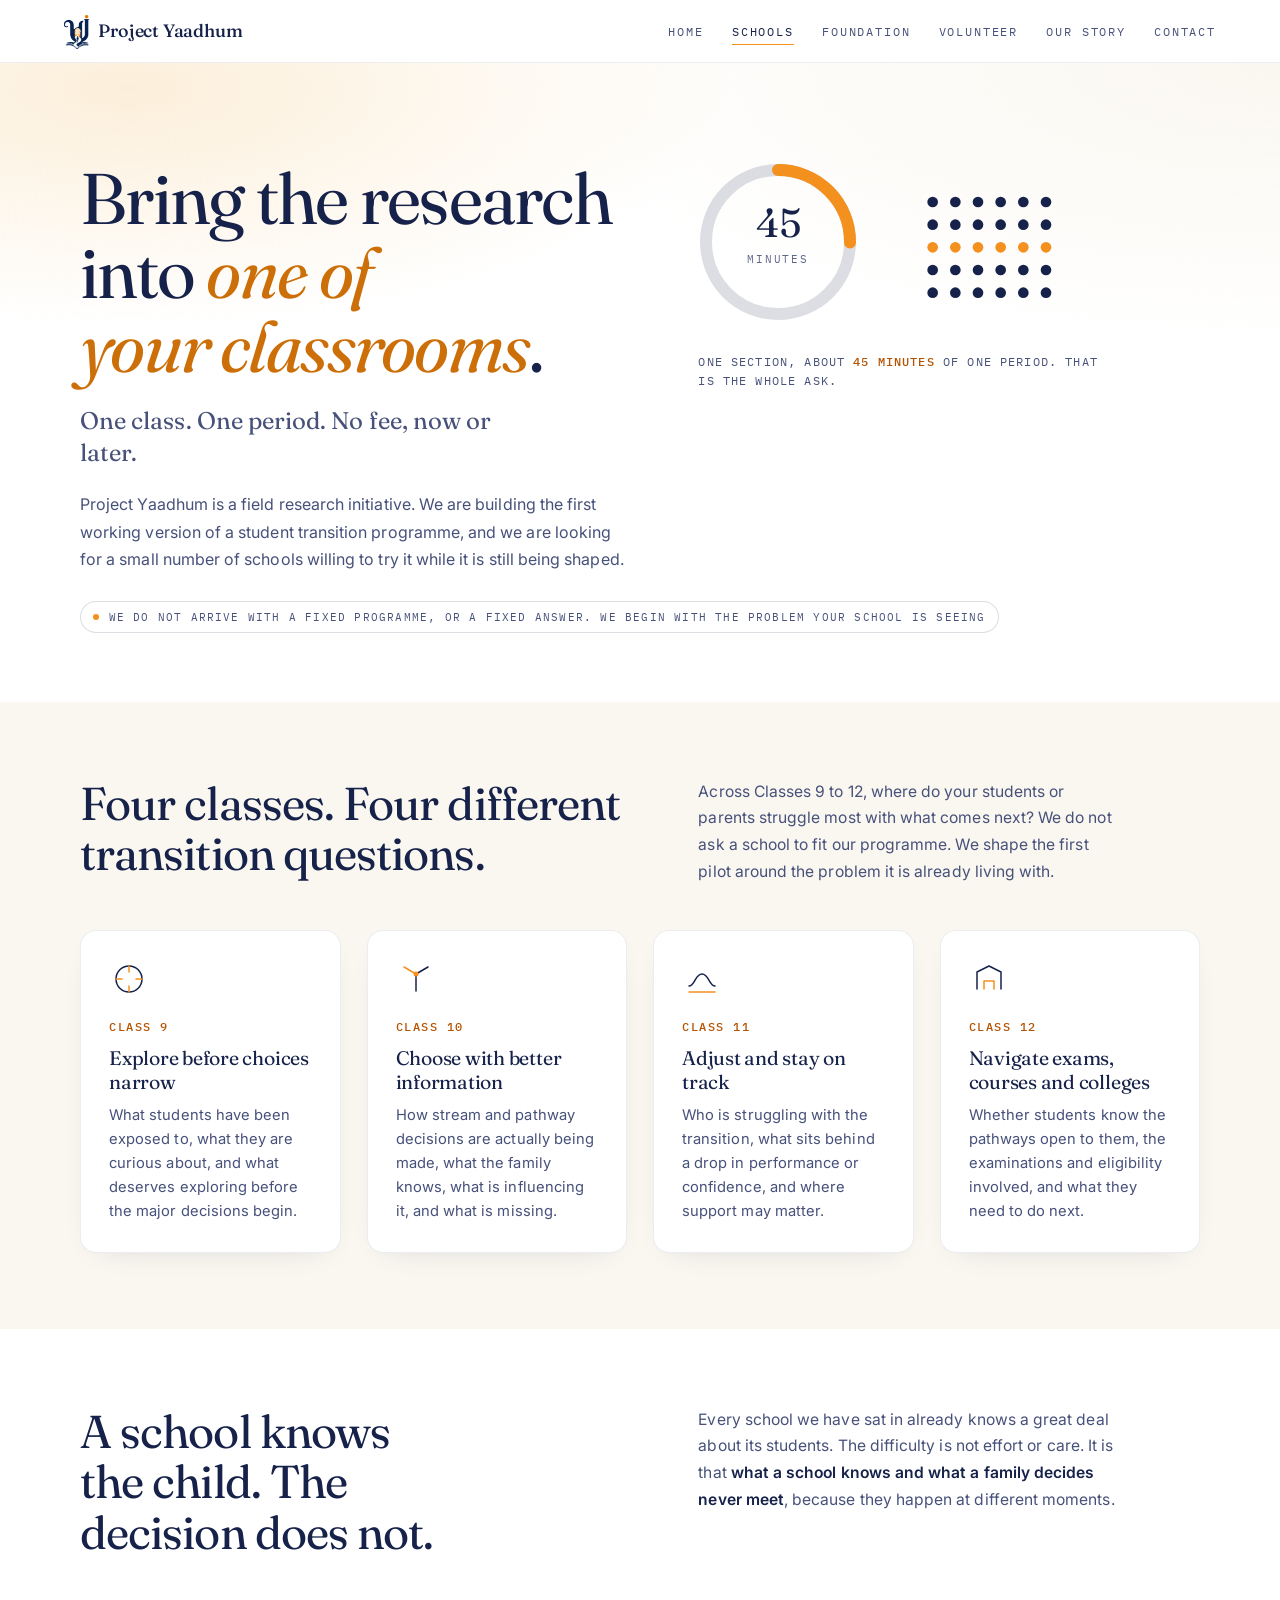
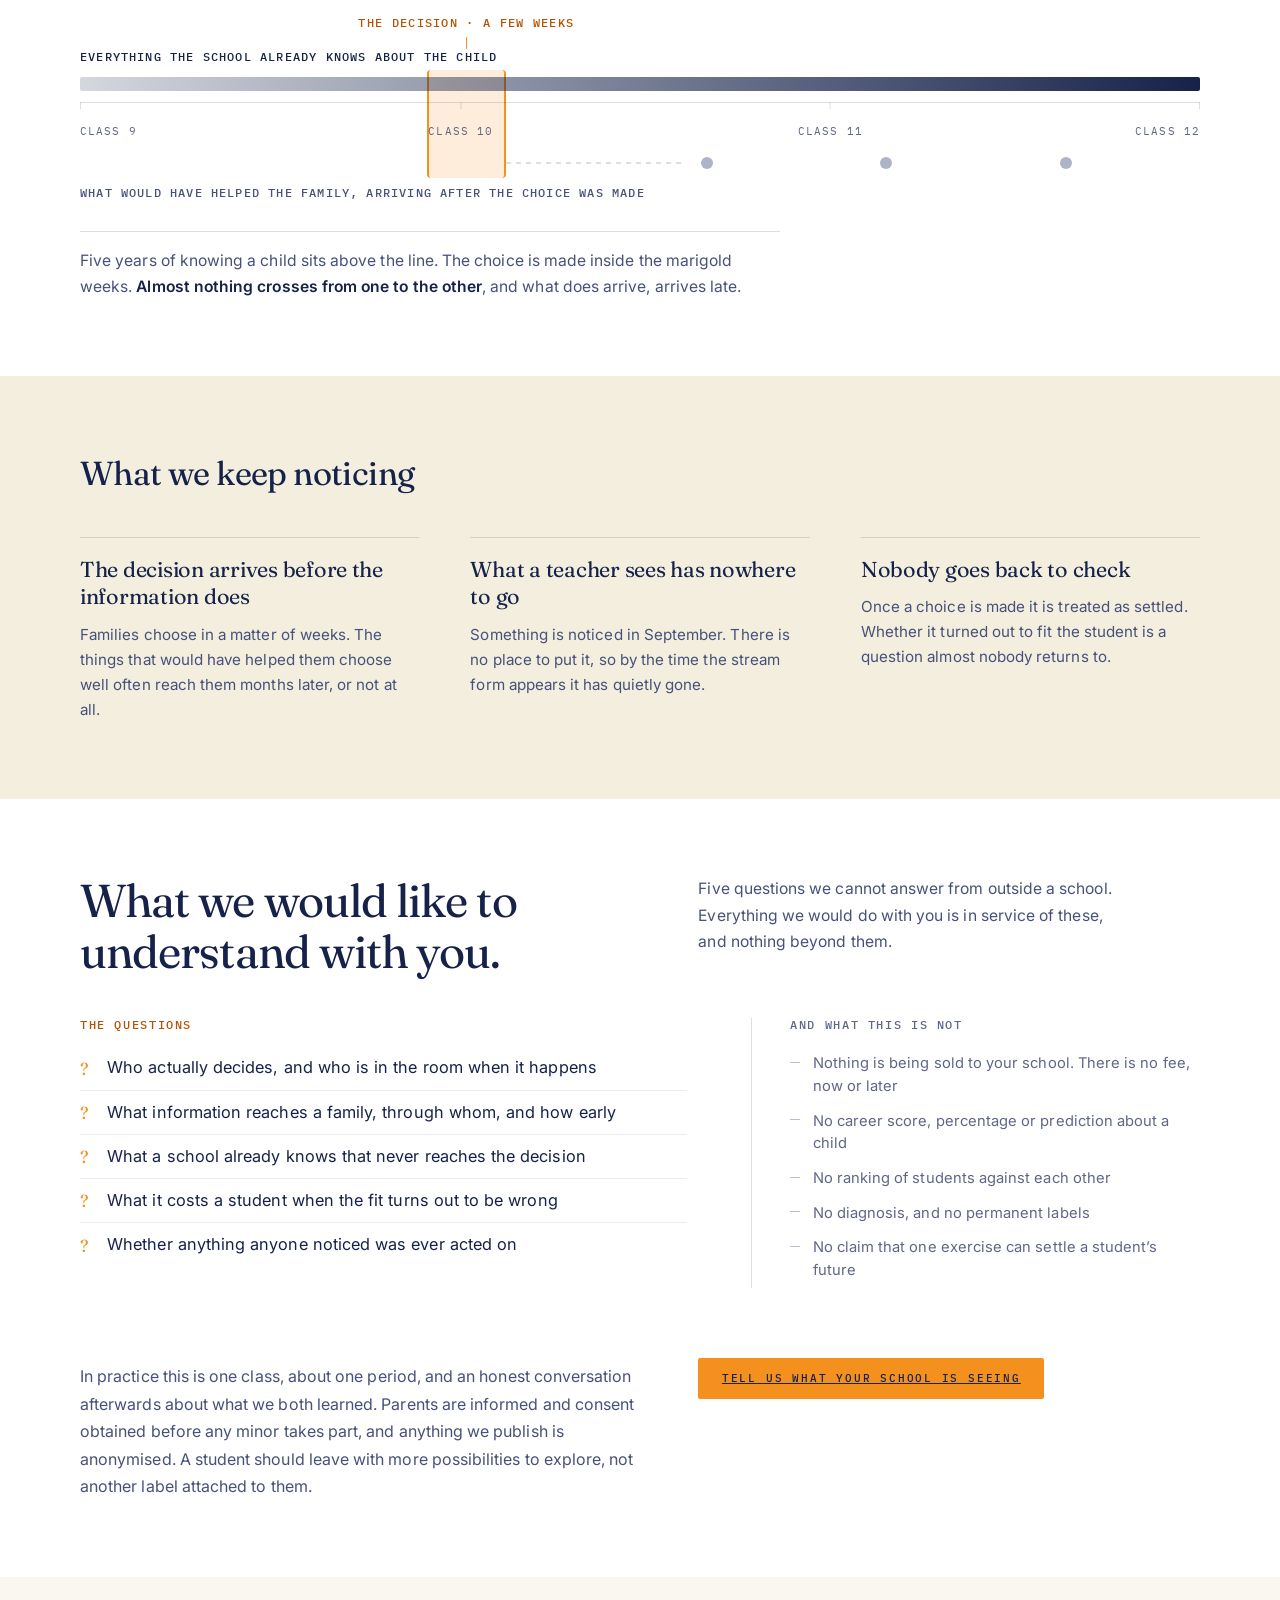
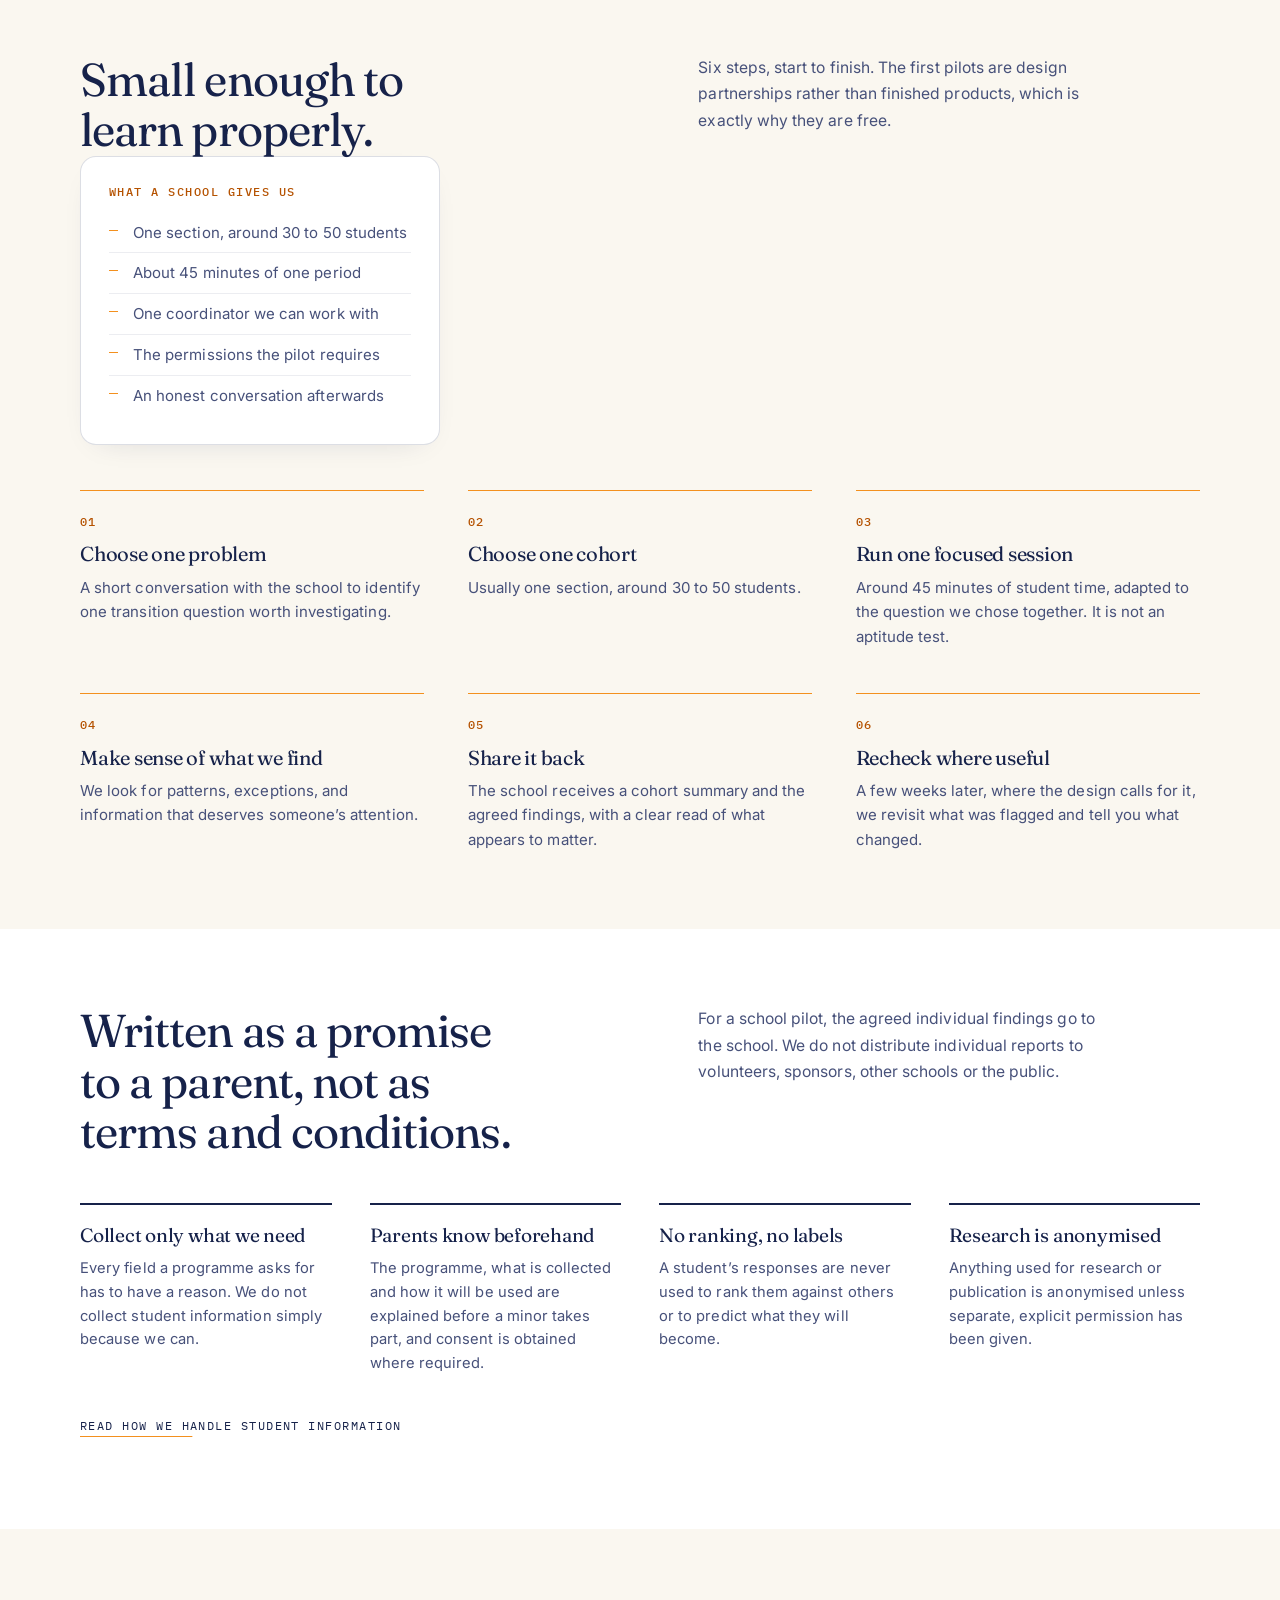
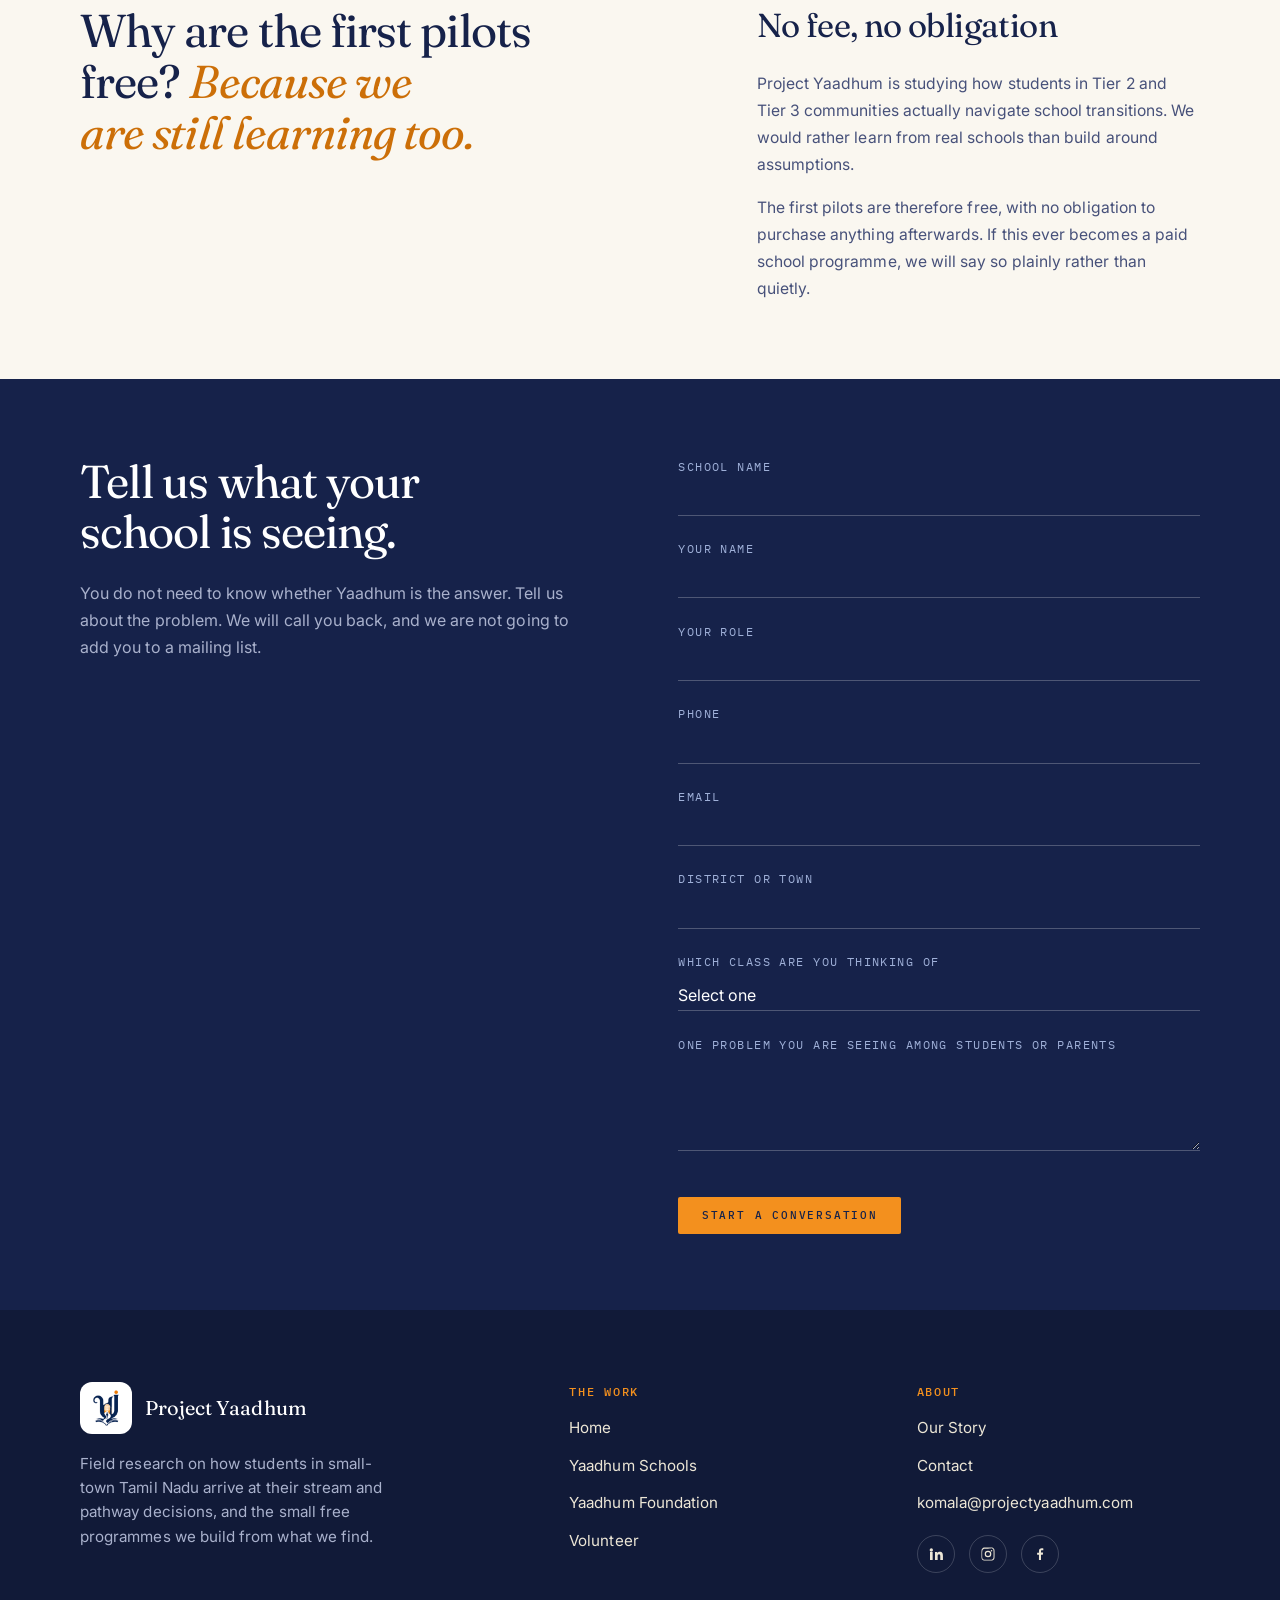
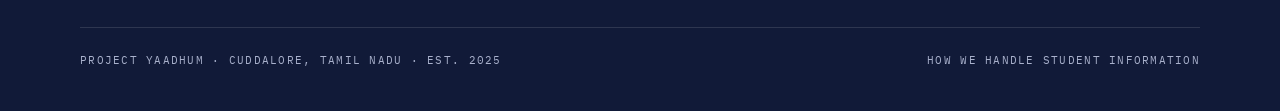
<file: schools.html>
<!doctype html>
<html lang="en-IN">
<head>
<meta charset="utf-8">
<meta name="viewport" content="width=device-width, initial-scale=1">
<title>Free Classroom Pilot for Schools | Project Yaadhum</title>
<meta name="description" content="One class, about 45 minutes of one period, no fee now or later. We shape a short research pilot around the transition problem your school is already seeing.">
<link rel="canonical" href="https://www.projectyaadhum.com/schools.html">
<meta name="robots" content="index, follow, max-image-preview:large, max-snippet:-1">

<meta property="og:type" content="website">
<meta property="og:site_name" content="Project Yaadhum">
<meta property="og:locale" content="en_IN">
<meta property="og:url" content="https://www.projectyaadhum.com/schools.html">
<meta property="og:title" content="Bring the research into one of your classrooms">
<meta property="og:description" content="One section, about 45 minutes of one period, and an honest conversation afterwards. There is no fee, now or later.">
<meta property="og:image" content="https://www.projectyaadhum.com/assets/og-image.png">
<meta property="og:image:width" content="1200">
<meta property="og:image:height" content="630">
<meta property="og:image:alt" content="Project Yaadhum. Every possibility belongs to every student.">
<meta name="twitter:card" content="summary_large_image">
<meta name="twitter:title" content="Bring the research into one of your classrooms">
<meta name="twitter:description" content="One section, about 45 minutes of one period, and an honest conversation afterwards. There is no fee, now or later.">
<meta name="twitter:image" content="https://www.projectyaadhum.com/assets/og-image.png">

<link rel="icon" href="assets/favicon-32.png" sizes="32x32">
<link rel="apple-touch-icon" href="assets/favicon-180.png">
<link rel="preconnect" href="https://fonts.googleapis.com">
<link rel="preconnect" href="https://fonts.gstatic.com" crossorigin>
<link href="https://fonts.googleapis.com/css2?family=Fraunces:ital,opsz,wght@0,9..144,300..600;1,9..144,300..600&family=IBM+Plex+Mono:wght@400;500&family=Inter:wght@300;400;500;600&family=Noto+Serif+Tamil:wght@400;500;600&display=swap" rel="stylesheet">
<link rel="stylesheet" href="css/main.css?v=20260821235953">
<script type="application/ld+json">
{
  "@context": "https://schema.org",
  "@graph": [
    {
      "@type": "NGO",
      "@id": "https://www.projectyaadhum.com/#organization",
      "name": "Project Yaadhum",
      "legalName": "Yaadhum Foundation",
      "alternateName": [
        "Yaadhum",
        "Yaadhum Foundation"
      ],
      "url": "https://www.projectyaadhum.com/",
      "logo": {
        "@type": "ImageObject",
        "@id": "https://www.projectyaadhum.com/#logo",
        "url": "https://www.projectyaadhum.com/assets/logo-square.png",
        "width": 512,
        "height": 512,
        "caption": "Project Yaadhum"
      },
      "image": {
        "@id": "https://www.projectyaadhum.com/#logo"
      },
      "slogan": "Every possibility belongs to every student.",
      "description": "Project Yaadhum is a field research initiative studying how students in Tier 2 and Tier 3 Tamil Nadu schools arrive at their stream and pathway decisions after Class 10, and who actually makes those decisions. It runs small, free pilot programmes with schools and communities based on what the fieldwork finds.",
      "foundingDate": "2025",
      "founder": {
        "@id": "https://www.projectyaadhum.com/story.html#komala-maran"
      },
      "member": [
        {
          "@id": "https://www.projectyaadhum.com/story.html#komala-maran"
        },
        {
          "@id": "https://www.projectyaadhum.com/story.html#abisho-george"
        }
      ],
      "email": "komala@projectyaadhum.com",
      "address": {
        "@type": "PostalAddress",
        "addressLocality": "Cuddalore",
        "addressRegion": "Tamil Nadu",
        "addressCountry": "IN"
      },
      "areaServed": {
        "@type": "AdministrativeArea",
        "name": "Tamil Nadu, India"
      },
      "knowsAbout": [
        "Academic stream selection after Class 10",
        "Education access in Tier 2 and Tier 3 India",
        "School-to-higher-education transition",
        "Field research in schools",
        "Student career awareness"
      ],
      "contactPoint": {
        "@type": "ContactPoint",
        "@id": "https://www.projectyaadhum.com/#contact-point",
        "email": "komala@projectyaadhum.com",
        "contactType": "General enquiries",
        "areaServed": "IN",
        "availableLanguage": [
          "en",
          "ta"
        ]
      },
      "sameAs": [
        "https://www.linkedin.com/company/projectyaadhum/",
        "https://www.instagram.com/projectyaadhum/",
        "https://www.facebook.com/share/1XpGHpxK6S/"
      ]
    },
    {
      "@type": "WebSite",
      "@id": "https://www.projectyaadhum.com/#website",
      "url": "https://www.projectyaadhum.com/",
      "name": "Project Yaadhum",
      "description": "Field research on how students in small-town Tamil Nadu arrive at their stream and pathway decisions, and the small free programmes we build from what we find.",
      "publisher": {
        "@id": "https://www.projectyaadhum.com/#organization"
      },
      "inLanguage": "en-IN"
    },
    {
      "@type": "WebPage",
      "@id": "https://www.projectyaadhum.com/schools.html#webpage",
      "url": "https://www.projectyaadhum.com/schools.html",
      "name": "Free Classroom Pilot for Schools | Project Yaadhum",
      "description": "One class, about 45 minutes of one period, no fee now or later. We shape a short research pilot around the transition problem your school is already seeing.",
      "isPartOf": {
        "@id": "https://www.projectyaadhum.com/#website"
      },
      "about": {
        "@id": "https://www.projectyaadhum.com/#organization"
      },
      "publisher": {
        "@id": "https://www.projectyaadhum.com/#organization"
      },
      "inLanguage": "en-IN"
    }
  ]
}
</script>
</head>
<body>

<header class="nav" role="banner">
  <a class="nav__brand" href="index.html">
    <img class="nav__logo" src="assets/yaadhum-logo-cut.png" alt="">
    <span class="nav__wordmark">Project Yaadhum</span>
  </a>
  <div class="nav__right">
    <button class="nav__toggle" type="button" aria-expanded="false" aria-controls="nav-links"
            aria-label="Open menu">
      <span class="nav__bars" aria-hidden="true"></span>
      <span class="nav__togglelab">Menu</span>
    </button>
    <nav class="nav__links" id="nav-links" aria-label="Primary">
      <a href="index.html">Home</a>
      <a href="schools.html" aria-current="page">Schools</a>
      <a href="foundation.html">Foundation</a>
      <a href="volunteer.html">Volunteer</a>
      <a href="story.html">Our Story</a>
      <a href="contact.html">Contact</a>
    </nav>
  </div>
</header>

<main class="subpage">

  <!-- ============================ HERO ============================ -->
  <section class="contact-hero">
    <div class="wrap">
      <div class="head-split head-split--top">
        <div>
          <h1 class="reveal">Bring the research into <em>one of your classrooms</em>.</h1>
          <p class="hero-sub reveal">One class. One period. No fee, now or later.</p>
          <p class="schools__lede reveal" style="color:var(--ink-2);max-width:56ch">Project Yaadhum is a field research initiative. We are building the first working version of a student transition programme, and we are looking for a small number of schools willing to try it while it is still being shaped.</p>
        </div>
        <figure class="heroviz reveal" data-delay="1"
                aria-label="A pilot is one section of students and about forty-five minutes of one period.">
          <svg viewBox="0 0 300 130" role="img">
            <!-- 45 minutes out of one period -->
            <circle class="hv-ring" cx="60" cy="60" r="54"/>
            <circle class="hv-arc" cx="60" cy="60" r="54"/>
            <text x="60" y="56" text-anchor="middle" class="hv-num">45</text>
            <text x="60" y="76" text-anchor="middle" class="hv-unit">MINUTES</text>
            <!-- one section of a class -->
            <circle class="hv-seat" cx="176" cy="30" r="4" style="transition-delay:0ms"/>
              <circle class="hv-seat" cx="193" cy="30" r="4" style="transition-delay:22ms"/>
              <circle class="hv-seat" cx="210" cy="30" r="4" style="transition-delay:44ms"/>
              <circle class="hv-seat" cx="227" cy="30" r="4" style="transition-delay:66ms"/>
              <circle class="hv-seat" cx="244" cy="30" r="4" style="transition-delay:88ms"/>
              <circle class="hv-seat" cx="261" cy="30" r="4" style="transition-delay:110ms"/>
              <circle class="hv-seat" cx="176" cy="47" r="4" style="transition-delay:132ms"/>
              <circle class="hv-seat" cx="193" cy="47" r="4" style="transition-delay:154ms"/>
              <circle class="hv-seat" cx="210" cy="47" r="4" style="transition-delay:176ms"/>
              <circle class="hv-seat" cx="227" cy="47" r="4" style="transition-delay:198ms"/>
              <circle class="hv-seat" cx="244" cy="47" r="4" style="transition-delay:220ms"/>
              <circle class="hv-seat" cx="261" cy="47" r="4" style="transition-delay:242ms"/>
              <circle class="hv-seat hv-seat--on" cx="176" cy="64" r="4" style="transition-delay:264ms"/>
              <circle class="hv-seat hv-seat--on" cx="193" cy="64" r="4" style="transition-delay:286ms"/>
              <circle class="hv-seat hv-seat--on" cx="210" cy="64" r="4" style="transition-delay:308ms"/>
              <circle class="hv-seat hv-seat--on" cx="227" cy="64" r="4" style="transition-delay:330ms"/>
              <circle class="hv-seat hv-seat--on" cx="244" cy="64" r="4" style="transition-delay:352ms"/>
              <circle class="hv-seat hv-seat--on" cx="261" cy="64" r="4" style="transition-delay:374ms"/>
              <circle class="hv-seat" cx="176" cy="81" r="4" style="transition-delay:396ms"/>
              <circle class="hv-seat" cx="193" cy="81" r="4" style="transition-delay:418ms"/>
              <circle class="hv-seat" cx="210" cy="81" r="4" style="transition-delay:440ms"/>
              <circle class="hv-seat" cx="227" cy="81" r="4" style="transition-delay:462ms"/>
              <circle class="hv-seat" cx="244" cy="81" r="4" style="transition-delay:484ms"/>
              <circle class="hv-seat" cx="261" cy="81" r="4" style="transition-delay:506ms"/>
              <circle class="hv-seat" cx="176" cy="98" r="4" style="transition-delay:528ms"/>
              <circle class="hv-seat" cx="193" cy="98" r="4" style="transition-delay:550ms"/>
              <circle class="hv-seat" cx="210" cy="98" r="4" style="transition-delay:572ms"/>
              <circle class="hv-seat" cx="227" cy="98" r="4" style="transition-delay:594ms"/>
              <circle class="hv-seat" cx="244" cy="98" r="4" style="transition-delay:616ms"/>
              <circle class="hv-seat" cx="261" cy="98" r="4" style="transition-delay:638ms"/>
          </svg>
          <figcaption>One section, about <b>45 minutes</b> of one period. That is the whole ask.</figcaption>
        </figure>
      </div>
      <p class="reveal" style="margin-top:1.8em"><span class="status">We do not arrive with a fixed programme, or a fixed answer. We begin with the problem your school is seeing</span></p>
    </div>
  </section>

  <!-- ================= WHICH CLASS, four questions ================= -->
  <section class="section section--paper">
    <div class="wrap">
      <div class="head-split head-split--top">
        <div class="reveal">
          <h2 class="duo__statement">Four classes. Four different transition questions.</h2>
        </div>
        <p class="standfirst reveal" data-delay="1">Across Classes 9 to 12, where do your students or parents struggle most with what comes next? We do not ask a school to fit our programme. We shape the first pilot around the problem it is already living with.</p>
      </div>

      <div class="classes">
        <article class="klass reveal">
          <div class="klass__ico" aria-hidden="true">
            <svg viewBox="0 0 40 40"><circle cx="20" cy="20" r="13"/><path class="hi" d="M20 7v6M20 27v6M7 20h6M27 20h6"/></svg>
          </div>
          <p class="klass__n">Class 9</p>
          <h3 class="klass__t">Explore before choices narrow</h3>
          <p class="klass__s">What students have been exposed to, what they are curious about, and what deserves exploring before the major decisions begin.</p>
        </article>
        <article class="klass reveal" data-delay="1">
          <div class="klass__ico" aria-hidden="true">
            <svg viewBox="0 0 40 40"><path d="M20 32V15"/><path class="hi" d="M20 15 8 8"/><path d="M20 15l12-7"/><circle cx="20" cy="15" r="2.5" class="fill"/></svg>
          </div>
          <p class="klass__n">Class 10</p>
          <h3 class="klass__t">Choose with better information</h3>
          <p class="klass__s">How stream and pathway decisions are actually being made, what the family knows, what is influencing it, and what is missing.</p>
        </article>
        <article class="klass reveal" data-delay="2">
          <div class="klass__ico" aria-hidden="true">
            <svg viewBox="0 0 40 40"><path d="M7 27c6 0 6-12 13-12s7 12 13 12"/><path class="hi" d="M7 33h26"/></svg>
          </div>
          <p class="klass__n">Class 11</p>
          <h3 class="klass__t">Adjust and stay on track</h3>
          <p class="klass__s">Who is struggling with the transition, what sits behind a drop in performance or confidence, and where support may matter.</p>
        </article>
        <article class="klass reveal" data-delay="3">
          <div class="klass__ico" aria-hidden="true">
            <svg viewBox="0 0 40 40"><path d="M8 30V13l12-6 12 6v17"/><path class="hi" d="M15 30v-8h10v8"/></svg>
          </div>
          <p class="klass__n">Class 12</p>
          <h3 class="klass__t">Navigate exams, courses and colleges</h3>
          <p class="klass__s">Whether students know the pathways open to them, the examinations and eligibility involved, and what they need to do next.</p>
        </article>
      </div>
    </div>
  </section>

  <!-- =================== WHAT WE KEEP NOTICING ==================== -->
<section class="section schools" id="noticing">
  <div class="wrap">

    <!-- 1. the claim -->
    <div class="head-split head-split--top">
      <div class="schools__head reveal">
        <h2 class="duo__statement">A school knows the child. The decision does not.</h2>
      </div>
      <p class="standfirst reveal" data-delay="1">Every school we have sat in already knows a great deal about its students. The difficulty is not effort or care. It is that <b>what a school knows and what a family decides never meet</b>, because they happen at different moments.</p>
    </div>

    <!-- 2. that claim, drawn once, at full width -->
    <figure class="tline reveal"
              aria-label="A school's knowledge of a student builds from Class 9 onwards. The stream decision is made in a few weeks at the end of Class 10. The information that would have helped the family arrives afterwards.">

        <p class="tline__momentlab" style="left:34.5%">The decision &middot; a few weeks</p>

        <p class="tline__lanelab tline__lanelab--know">Everything the school already knows about the child</p>

        <div class="tline__body">
          <span class="tline__moment" style="left:31%;width:7%"></span>

          <div class="tline__lane"><span class="tline__bar"></span></div>

          <div class="tline__axis">
            <span class="tline__tick tline__tick--first" style="left:0"><span>Class 9</span></span>
            <span class="tline__tick" style="left:34%"><span>Class 10</span></span>
            <span class="tline__tick" style="left:67%"><span>Class 11</span></span>
            <span class="tline__tick tline__tick--last" style="left:100%"><span>Class 12</span></span>
          </div>

          <div class="tline__lane tline__lane--late">
            <span class="tline__delay" style="left:38%;--delay-w:16%"></span>
            <span class="tline__dot" style="left:56%"></span>
            <span class="tline__dot" style="left:72%"></span>
            <span class="tline__dot" style="left:88%"></span>
          </div>
        </div>

        <p class="tline__lanelab tline__lanelab--late">What would have helped the family, arriving after the choice was made</p>

        <figcaption class="tline__cap">Five years of knowing a child sits above the line. The choice is made inside the marigold weeks. <b>Almost nothing crosses from one to the other</b>, and what does arrive, arrives late.</figcaption>
      </figure>
  </div>
</section>

<!-- =============== WHAT WE KEEP NOTICING ==================== -->
<section class="section schools section--tint">
  <div class="wrap">

    <h2 class="block-title reveal">What we keep noticing</h2>
    <div class="obs">
      <div class="obs__item reveal">
        <h3 class="obs__t">The decision arrives before the information does</h3>
        <p class="obs__s">Families choose in a matter of weeks. The things that would have helped them choose well often reach them months later, or not at all.</p>
      </div>
      <div class="obs__item reveal" data-delay="1">
        <h3 class="obs__t">What a teacher sees has nowhere to go</h3>
        <p class="obs__s">Something is noticed in September. There is no place to put it, so by the time the stream form appears it has quietly gone.</p>
      </div>
      <div class="obs__item reveal" data-delay="2">
        <h3 class="obs__t">Nobody goes back to check</h3>
        <p class="obs__s">Once a choice is made it is treated as settled. Whether it turned out to fit the student is a question almost nobody returns to.</p>
      </div>
    </div>
  </div>
</section>

<!-- ========= WHAT WE WOULD LIKE TO UNDERSTAND =============== -->
<section class="section schools">
  <div class="wrap">
    <div class="head-split head-split--top">
      <div class="reveal">
        <h2 class="duo__statement">What we would like to understand with you.</h2>
      </div>
      <p class="standfirst reveal" data-delay="1">Five questions we cannot answer from outside a school. Everything we would do with you is in service of these, and nothing beyond them.</p>
    </div>

    <div class="pair" style="border-top:none;margin-top:clamp(30px,4.5vh,52px);padding-top:0">
      <div class="ask reveal">
        <h3>The questions</h3>
        <ul>
          <li>Who actually decides, and who is in the room when it happens</li>
          <li>What information reaches a family, through whom, and how early</li>
          <li>What a school already knows that never reaches the decision</li>
          <li>What it costs a student when the fit turns out to be wrong</li>
          <li>Whether anything anyone noticed was ever acted on</li>
        </ul>
      </div>
      <div class="notlist reveal" data-delay="1">
        <h3>And what this is not</h3>
        <ul>
          <li>Nothing is being sold to your school. There is no fee, now or later</li>
          <li>No career score, percentage or prediction about a child</li>
          <li>No ranking of students against each other</li>
          <li>No diagnosis, and no permanent labels</li>
          <li>No claim that one exercise can settle a student&rsquo;s future</li>
        </ul>
      </div>
    </div>

    <!-- 5. what it actually costs a school -->
    <div class="head-split head-split--top" style="margin-top:clamp(40px,6vh,72px)">
      <p class="schools__lede reveal">In practice this is one class, about one period, and an honest conversation afterwards about what we both learned. Parents are informed and consent obtained before any minor takes part, and anything we publish is anonymised. A student should leave with more possibilities to explore, not another label attached to them.</p>
      <p class="reveal" data-delay="1" style="margin:0">
        <a class="btn" href="contact.html">Tell us what your school is seeing</a>
      </p>
    </div>
  </div>
</section>



  
  <!-- ===================== HOW A PILOT WORKS ====================== -->
  <section class="section section--paper">
    <div class="wrap">
      <div class="head-split head-split--top">
        <div class="reveal">
          <h2 class="duo__statement">Small enough to learn properly.</h2>
        </div>
        <p class="standfirst reveal" data-delay="1">Six steps, start to finish. The first pilots are design partnerships rather than finished products, which is exactly why they are free.</p>
      </div>
      <aside class="aside-card reveal" data-delay="1">
        <h3>What a school gives us</h3>
        <ul>
          <li>One section, around 30 to 50 students</li>
          <li>About 45 minutes of one period</li>
          <li>One coordinator we can work with</li>
          <li>The permissions the pilot requires</li>
          <li>An honest conversation afterwards</li>
        </ul>
      </aside>

      <ol class="flow">
        <li class="flow__step reveal"><span class="flow__n">01</span>
          <h3 class="flow__t">Choose one problem</h3>
          <p class="flow__s">A short conversation with the school to identify one transition question worth investigating.</p></li>
        <li class="flow__step reveal"><span class="flow__n">02</span>
          <h3 class="flow__t">Choose one cohort</h3>
          <p class="flow__s">Usually one section, around 30 to 50 students.</p></li>
        <li class="flow__step reveal"><span class="flow__n">03</span>
          <h3 class="flow__t">Run one focused session</h3>
          <p class="flow__s">Around 45 minutes of student time, adapted to the question we chose together. It is not an aptitude test.</p></li>
        <li class="flow__step reveal"><span class="flow__n">04</span>
          <h3 class="flow__t">Make sense of what we find</h3>
          <p class="flow__s">We look for patterns, exceptions, and information that deserves someone&rsquo;s attention.</p></li>
        <li class="flow__step reveal"><span class="flow__n">05</span>
          <h3 class="flow__t">Share it back</h3>
          <p class="flow__s">The school receives a cohort summary and the agreed findings, with a clear read of what appears to matter.</p></li>
        <li class="flow__step reveal"><span class="flow__n">06</span>
          <h3 class="flow__t">Recheck where useful</h3>
          <p class="flow__s">A few weeks later, where the design calls for it, we revisit what was flagged and tell you what changed.</p></li>
      </ol>
    </div>
  </section>

  <!-- ================== STUDENT INFORMATION ======================= -->
  <section class="section">
    <div class="wrap">
      <div class="head-split head-split--top">
        <div class="reveal">
          <h2 class="duo__statement">Written as a promise to a parent, not as terms and conditions.</h2>
        </div>
        <p class="standfirst reveal" data-delay="1">For a school pilot, the agreed individual findings go to the school. We do not distribute individual reports to volunteers, sponsors, other schools or the public.</p>
      </div>

      <div class="promises">
        <div class="promise reveal"><h3>Collect only what we need</h3>
          <p>Every field a programme asks for has to have a reason. We do not collect student information simply because we can.</p></div>
        <div class="promise reveal" data-delay="1"><h3>Parents know beforehand</h3>
          <p>The programme, what is collected and how it will be used are explained before a minor takes part, and consent is obtained where required.</p></div>
        <div class="promise reveal" data-delay="2"><h3>No ranking, no labels</h3>
          <p>A student&rsquo;s responses are never used to rank them against others or to predict what they will become.</p></div>
        <div class="promise reveal" data-delay="3"><h3>Research is anonymised</h3>
          <p>Anything used for research or publication is anonymised unless separate, explicit permission has been given.</p></div>
      </div>
      <p class="reveal" style="margin-top:clamp(26px,4vh,40px)">
        <a class="quietlink" href="privacy.html">Read how we handle student information</a>
      </p>
    </div>
  </section>

  <!-- ======================== WHY FREE ============================ -->
  <section class="section section--paper">
    <div class="wrap duo">
      <div class="duo__statement reveal">Why are the first pilots free? <span class="accent">Because we are still learning too.</span></div>
      <div class="duo__body reveal" data-delay="1">
        <h2 class="block-title">No fee, no obligation</h2>
        <p>Project Yaadhum is studying how students in Tier&nbsp;2 and Tier&nbsp;3 communities actually navigate school transitions. We would rather learn from real schools than build around assumptions.</p>
        <p>The first pilots are therefore free, with no obligation to purchase anything afterwards. If this ever becomes a paid school programme, we will say so plainly rather than quietly.</p>
      </div>
    </div>
  </section>

  <!-- ========================= CLOSING ============================ -->
  <section class="section cohort" id="talk">
    <div class="wrap">
      <div class="cohort__grid">
        <div>
          <h2 class="duo__statement reveal">Tell us what your school is seeing.</h2>
          <p class="work__note reveal" data-delay="1" style="margin-top:1.4em;font-size:1rem">You do not need to know whether Yaadhum is the answer. Tell us about the problem. We will call you back, and we are not going to add you to a mailing list.</p>
        </div>

        <!-- see js/main.js for wiring this to a real endpoint -->
        <form class="form form--light reveal" data-delay="1" data-yaadhum action="https://api.web3forms.com/submit" method="POST">
          <!-- Web3Forms: delivered to the address registered against this key -->
          <input type="hidden" name="access_key" value="05681784-0a7f-4680-b1bc-f97bb74409a3">
          <input type="hidden" name="subject" value="Yaadhum website: school enquiry">
          <input type="hidden" name="from_name" value="Project Yaadhum website">
          <!-- honeypot: real people never fill this in -->
          <input type="checkbox" name="botcheck" class="hp" tabindex="-1" autocomplete="off">
          <div class="field-row"><label for="s-school">School name</label>
            <input id="s-school" name="school" type="text" required></div>
          <div class="field-row"><label for="s-name">Your name</label>
            <input id="s-name" name="name" type="text" autocomplete="name" required></div>
          <div class="field-row"><label for="s-role">Your role</label>
            <input id="s-role" name="role" type="text"></div>
          <div class="field-row"><label for="s-phone">Phone</label>
            <input id="s-phone" name="phone" type="tel" autocomplete="tel"></div>
          <div class="field-row"><label for="s-email">Email</label>
            <input id="s-email" name="email" type="email" autocomplete="email" required></div>
          <div class="field-row"><label for="s-place">District or town</label>
            <input id="s-place" name="place" type="text"></div>
          <div class="field-row"><label for="s-class">Which class are you thinking of</label>
            <select id="s-class" name="klass">
              <option value="">Select one</option>
              <option>Class 9</option><option>Class 10</option>
              <option>Class 11</option><option>Class 12</option>
              <option>Not sure yet</option>
            </select></div>
          <div class="field-row"><label for="s-problem">One problem you are seeing among students or parents</label>
            <textarea id="s-problem" name="problem" rows="3"></textarea></div>
          <button class="btn" type="submit">Start a conversation</button>
          <p class="form__done">Thank you. We&rsquo;ve got it, and we&rsquo;ll call you back from komala@projectyaadhum.com.</p>
          <p class="form__fail">That did not go through. Please try again, or write to <a href="mailto:komala@projectyaadhum.com">komala@projectyaadhum.com</a> and we will pick it up from there.</p>
        </form>
      </div>
    </div>
  </section>
</main>

<footer class="footer" role="contentinfo">
  <div class="wrap">
    <div class="footer__top">
      <div>
        <div class="footer__brand">
          <span class="footer__logo-tile"><img src="assets/logo-square.png" alt="Project Yaadhum"></span>
          <span>Project Yaadhum</span>
        </div>
        <p class="footer__tag">Field research on how students in small-town Tamil&nbsp;Nadu arrive at their stream and pathway decisions, and the small free programmes we build from what we find.</p>
      </div>
      <div>
        <h4>The work</h4>
        <ul class="footer__links">
          <li><a href="index.html">Home</a></li>
          <li><a href="schools.html">Yaadhum Schools</a></li>
          <li><a href="foundation.html">Yaadhum Foundation</a></li>
          <li><a href="volunteer.html">Volunteer</a></li>
        </ul>
      </div>
      <div>
        <h4>About</h4>
        <ul class="footer__links">
          <li><a href="story.html">Our Story</a></li>
          <li><a href="contact.html">Contact</a></li>
          <li><a href="mailto:komala@projectyaadhum.com">komala@projectyaadhum.com</a></li>
        </ul>
        <div class="socials" aria-label="Social links">
          <a href="https://www.linkedin.com/company/projectyaadhum/" target="_blank" rel="noopener" aria-label="Project Yaadhum on LinkedIn"><svg viewBox="0 0 24 24" aria-hidden="true"><path d="M4.98 3.5a2.5 2.5 0 1 1 0 5 2.5 2.5 0 0 1 0-5zM3 9h4v12H3V9zm7 0h3.8v1.7h.05c.53-1 1.83-2.05 3.77-2.05 4.03 0 4.78 2.65 4.78 6.1V21h-4v-5.5c0-1.3-.03-3-1.83-3-1.83 0-2.11 1.43-2.11 2.9V21h-4V9z"/></svg></a>
          <a href="https://www.instagram.com/projectyaadhum/" target="_blank" rel="noopener" aria-label="Project Yaadhum on Instagram"><svg viewBox="0 0 24 24" aria-hidden="true"><path d="M12 2.2c3.2 0 3.6 0 4.85.07 1.17.05 1.8.25 2.23.41.56.22.96.48 1.38.9.42.42.68.82.9 1.38.16.42.36 1.06.41 2.23.06 1.25.07 1.62.07 4.82s0 3.57-.07 4.82c-.05 1.17-.25 1.8-.41 2.23-.22.56-.48.96-.9 1.38-.42.42-.82.68-1.38.9-.42.16-1.06.36-2.23.41-1.25.06-1.62.07-4.85.07s-3.6 0-4.85-.07c-1.17-.05-1.8-.25-2.23-.41a3.7 3.7 0 0 1-1.38-.9 3.7 3.7 0 0 1-.9-1.38c-.16-.42-.36-1.06-.41-2.23C2.2 15.6 2.2 15.2 2.2 12s0-3.57.07-4.82c.05-1.17.25-1.8.41-2.23.22-.56.48-.96.9-1.38.42-.42.82-.68 1.38-.9.42-.16 1.06-.36 2.23-.41C8.4 2.2 8.8 2.2 12 2.2zm0 1.8c-3.15 0-3.5 0-4.74.07-.9.04-1.38.19-1.7.32-.43.16-.73.36-1.05.68-.32.32-.52.62-.68 1.05-.13.32-.28.8-.32 1.7C3.24 8.5 3.24 8.85 3.24 12s0 3.5.07 4.74c.04.9.19 1.38.32 1.7.16.43.36.73.68 1.05.32.32.62.52 1.05.68.32.13.8.28 1.7.32 1.24.07 1.59.07 4.74.07s3.5 0 4.74-.07c.9-.04 1.38-.19 1.7-.32.43-.16.73-.36 1.05-.68.32-.32.52-.62.68-1.05.13-.32.28-.8.32-1.7.07-1.24.07-1.59.07-4.74s0-3.5-.07-4.74c-.04-.9-.19-1.38-.32-1.7a2.8 2.8 0 0 0-.68-1.05 2.8 2.8 0 0 0-1.05-.68c-.32-.13-.8-.28-1.7-.32C15.5 4 15.15 4 12 4zm0 3.06A4.94 4.94 0 1 1 12 17a4.94 4.94 0 0 1 0-9.88zm0 1.8a3.14 3.14 0 1 0 0 6.28 3.14 3.14 0 0 0 0-6.28zM17.34 6a1.15 1.15 0 1 1 0 2.3 1.15 1.15 0 0 1 0-2.3z"/></svg></a>
          <a href="https://www.facebook.com/share/1XpGHpxK6S/" target="_blank" rel="noopener" aria-label="Project Yaadhum on Facebook"><svg viewBox="0 0 24 24" aria-hidden="true"><path d="M13.5 21v-8h2.7l.4-3.1h-3.1V7.9c0-.9.25-1.5 1.55-1.5H17V3.6c-.3-.04-1.3-.13-2.46-.13-2.43 0-4.1 1.48-4.1 4.21v2.35H7.7V13h2.74v8h3.06z"/></svg></a>
          <!-- WhatsApp: add back here once there is a number, e.g. https://wa.me/91XXXXXXXXXX -->
        </div>
      </div>
    </div>
    <div class="footer__bottom">
      <span class="footer__meta">Project Yaadhum · Cuddalore, Tamil Nadu · est. 2025</span>
      <a href="privacy.html">How we handle student information</a>
    </div>
  </div>
</footer>

<script src="js/main.js?v=20260821235953"></script>
</body>
</html>
</file>
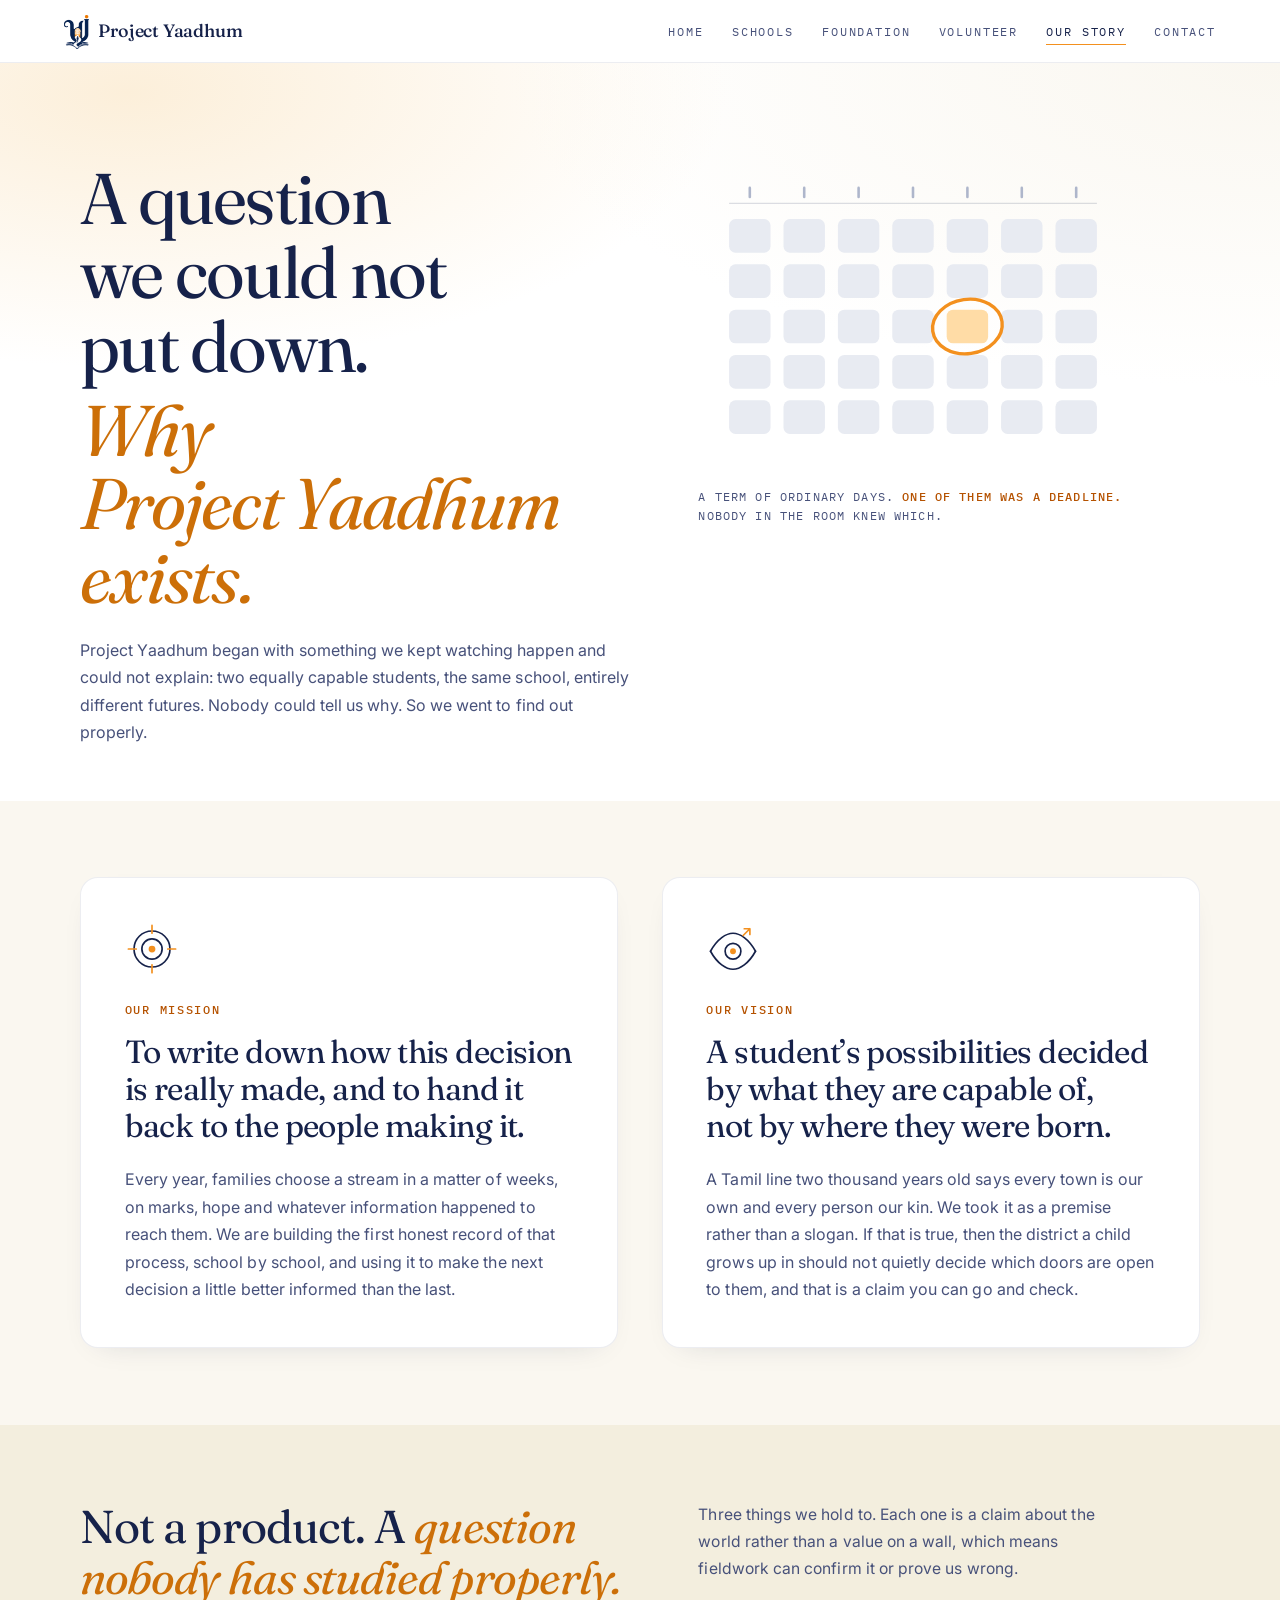
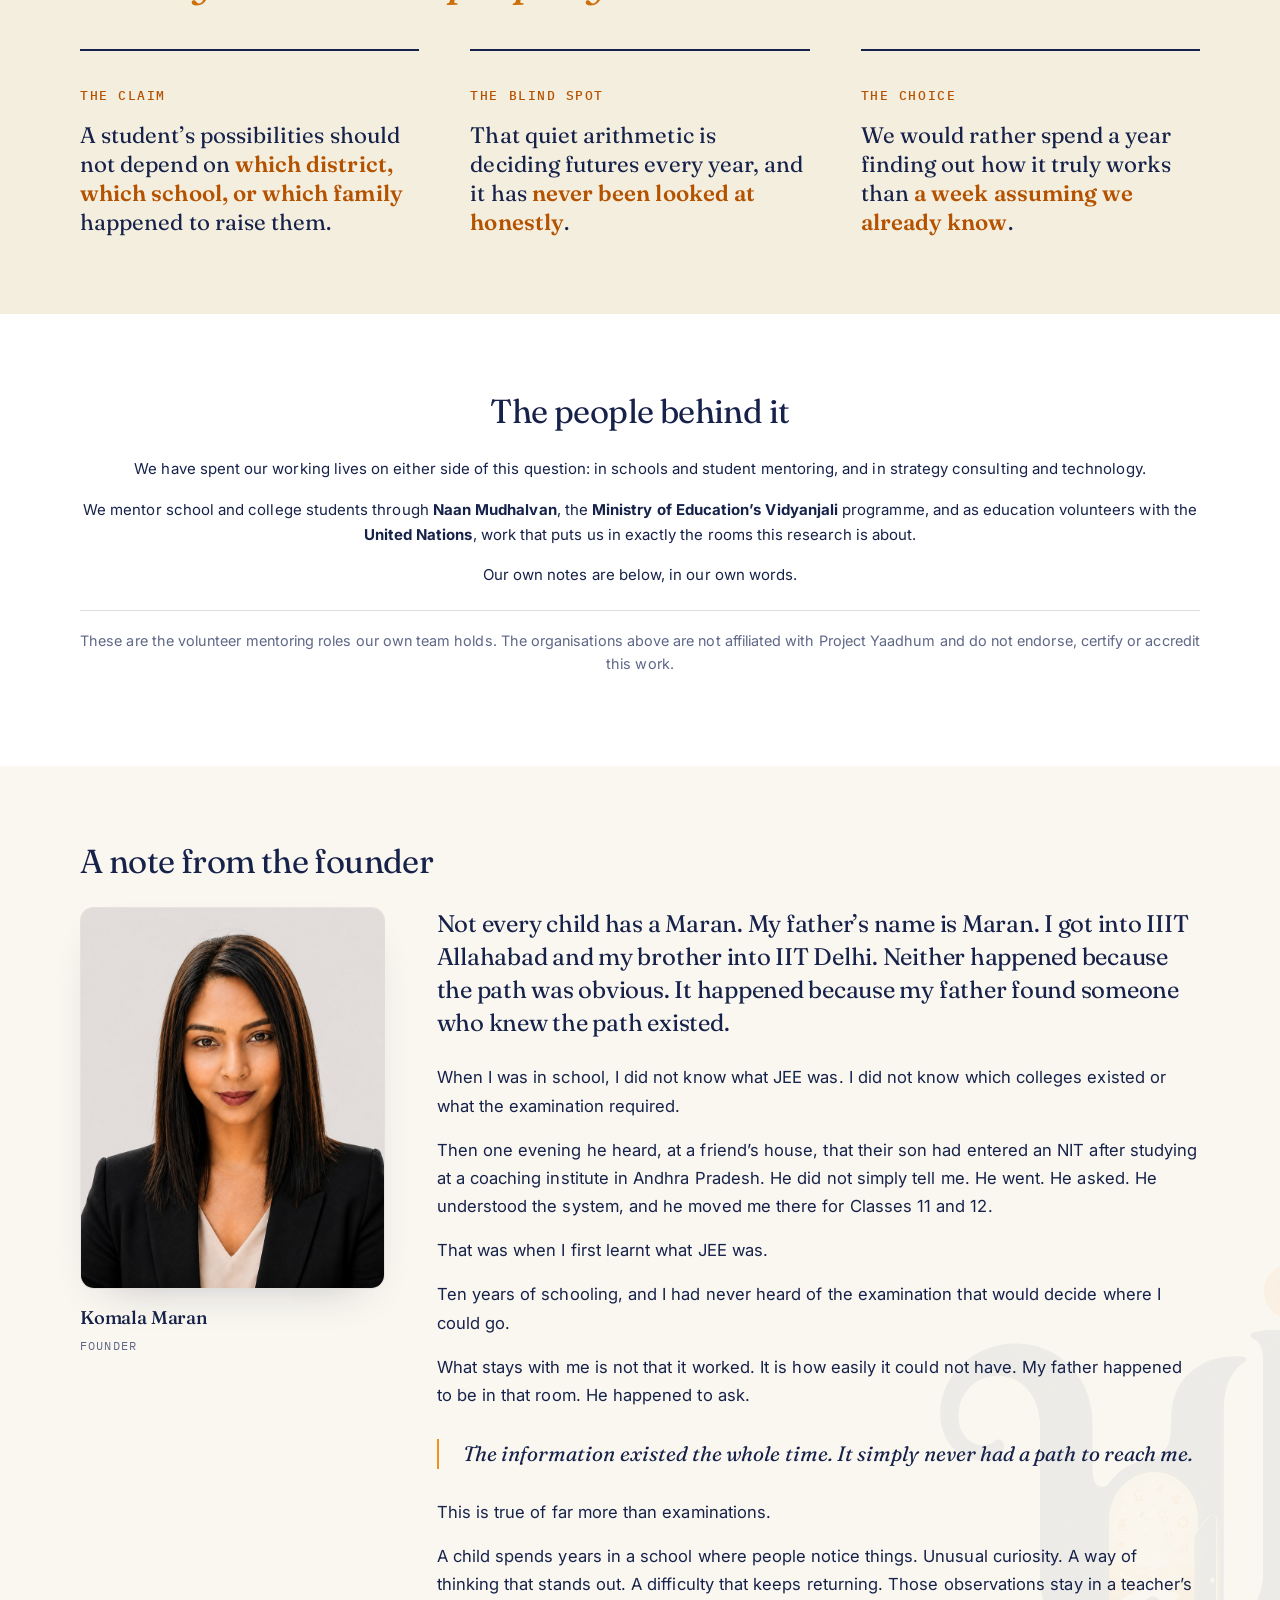
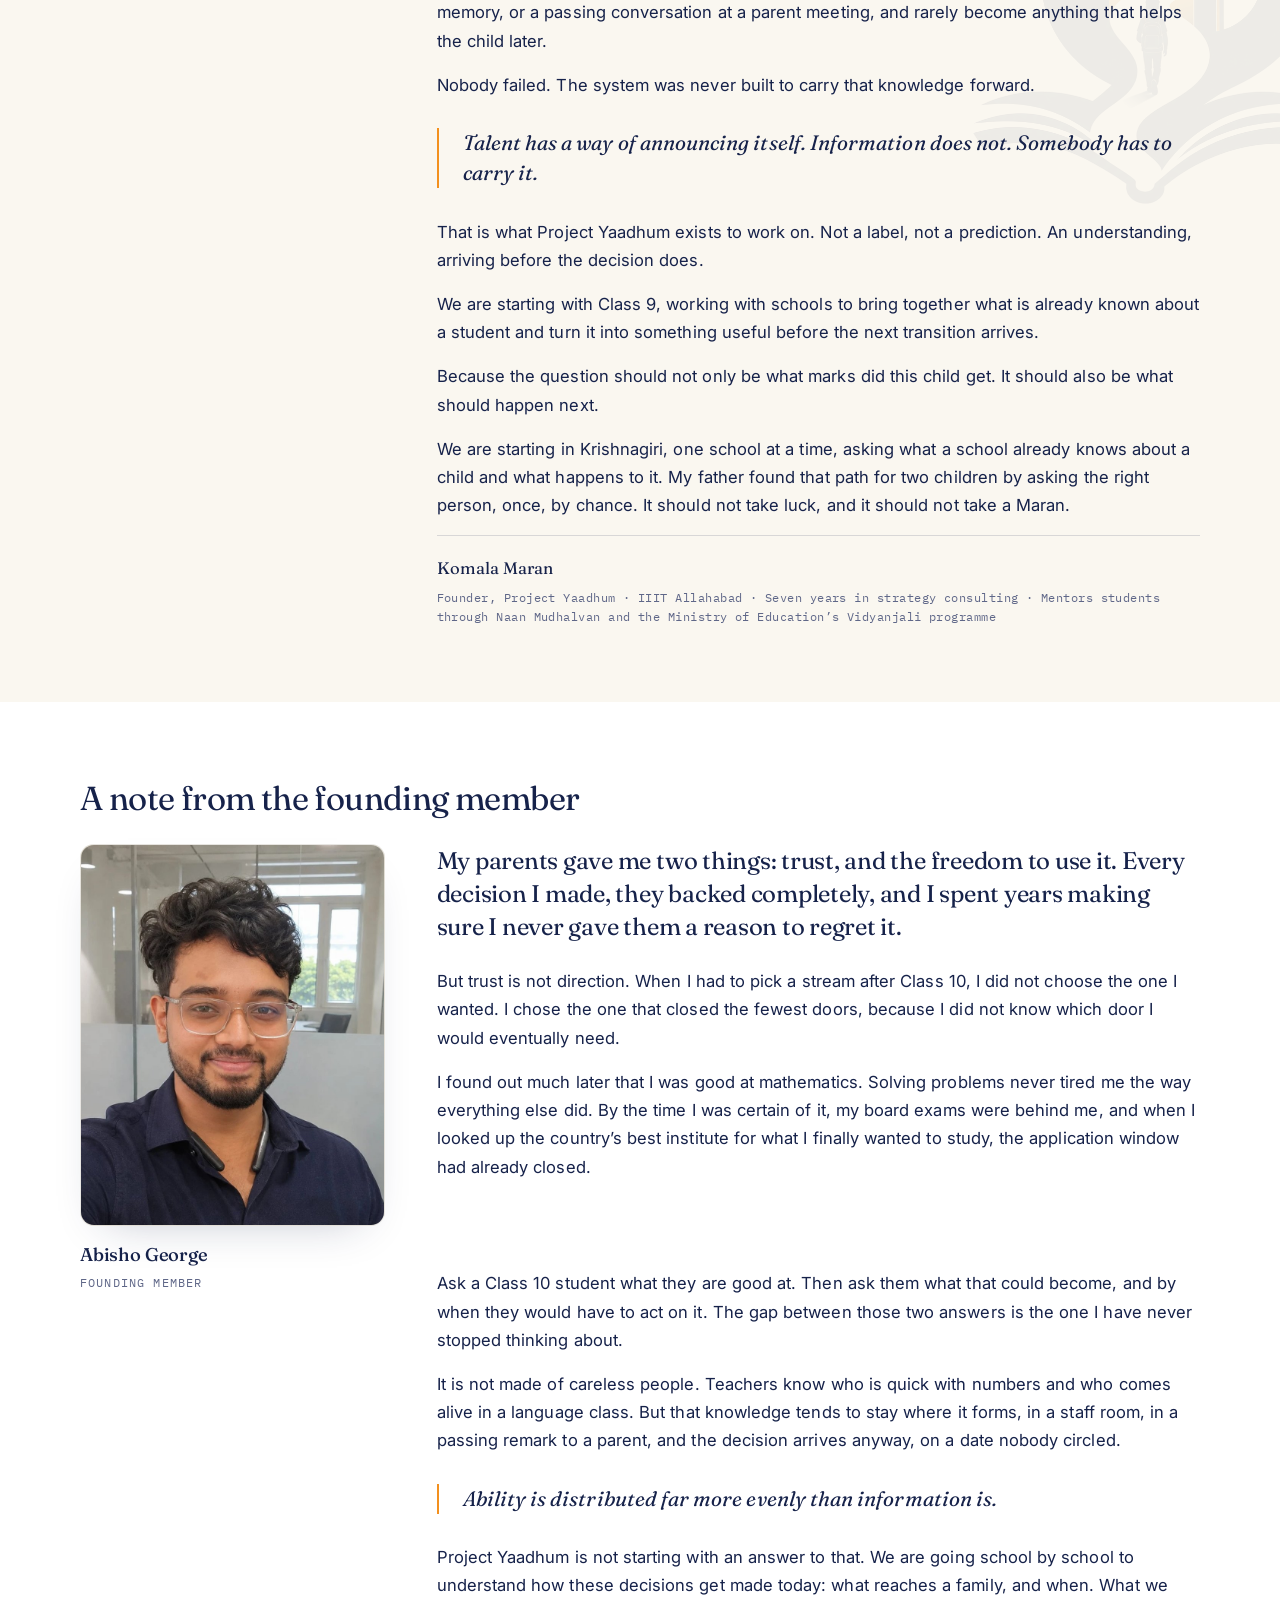
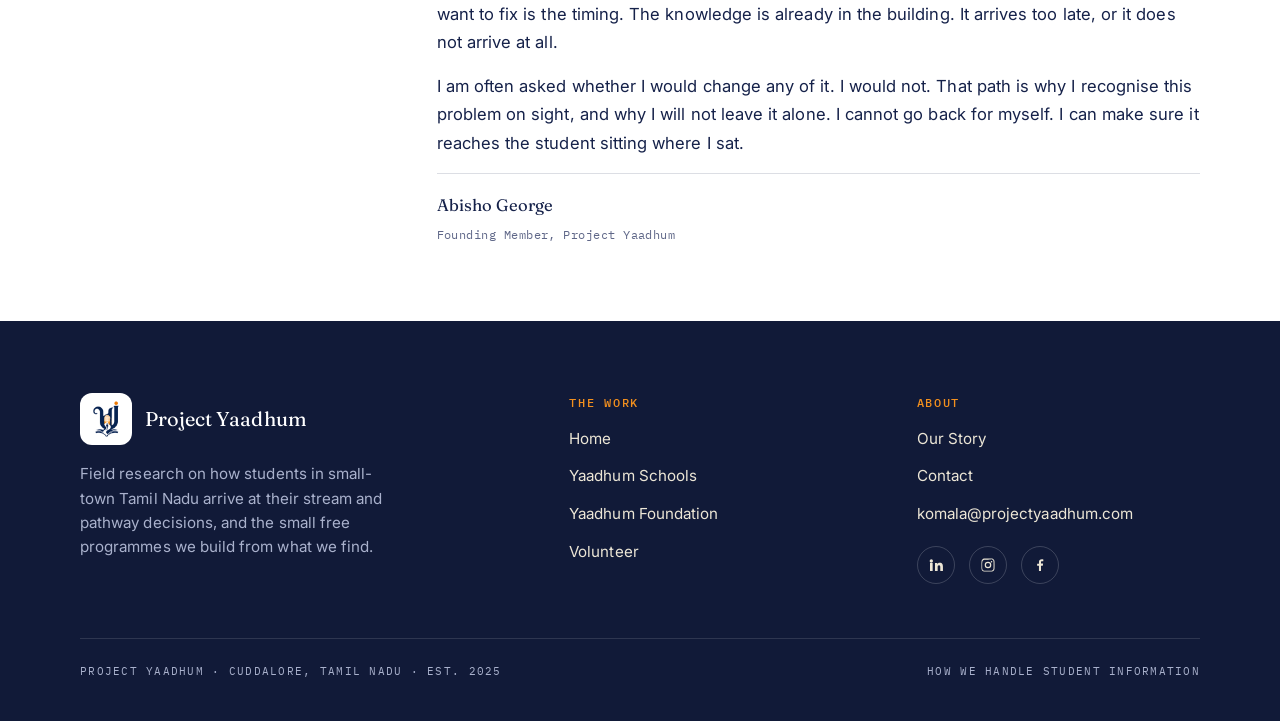
<file: story.html>
<!doctype html>
<html lang="en-IN">
<head>
<meta charset="utf-8">
<meta name="viewport" content="width=device-width, initial-scale=1">
<title>Our Story: Why Project Yaadhum Exists | Founder's Note</title>
<meta name="description" content="Komala Maran finished ten years of school without knowing JEE existed. One conversation changed that. The question that started Project Yaadhum, in her words.">
<link rel="canonical" href="https://www.projectyaadhum.com/story.html">
<meta name="robots" content="index, follow, max-image-preview:large, max-snippet:-1">

<meta property="og:type" content="website">
<meta property="og:site_name" content="Project Yaadhum">
<meta property="og:locale" content="en_IN">
<meta property="og:url" content="https://www.projectyaadhum.com/story.html">
<meta property="og:title" content="A question we could not put down: why Project Yaadhum exists">
<meta property="og:description" content="Komala Maran finished ten years of school without knowing JEE existed. Abisho George lost a seat on a date he did not know existed. Both notes, in full.">
<meta property="og:image" content="https://www.projectyaadhum.com/assets/og-image.png">
<meta property="og:image:width" content="1200">
<meta property="og:image:height" content="630">
<meta property="og:image:alt" content="Project Yaadhum. Every possibility belongs to every student.">
<meta name="twitter:card" content="summary_large_image">
<meta name="twitter:title" content="A question we could not put down: why Project Yaadhum exists">
<meta name="twitter:description" content="Komala Maran finished ten years of school without knowing JEE existed. Abisho George lost a seat on a date he did not know existed. Both notes, in full.">
<meta name="twitter:image" content="https://www.projectyaadhum.com/assets/og-image.png">

<link rel="icon" href="assets/favicon-32.png" sizes="32x32">
<link rel="apple-touch-icon" href="assets/favicon-180.png">
<link rel="preconnect" href="https://fonts.googleapis.com">
<link rel="preconnect" href="https://fonts.gstatic.com" crossorigin>
<link href="https://fonts.googleapis.com/css2?family=Fraunces:ital,opsz,wght@0,9..144,300..600;1,9..144,300..600&family=IBM+Plex+Mono:wght@400;500&family=Inter:wght@300;400;500;600&family=Noto+Serif+Tamil:wght@400;500;600&display=swap" rel="stylesheet">
<link rel="stylesheet" href="css/main.css?v=20260821235953">
<script type="application/ld+json">
{
  "@context": "https://schema.org",
  "@graph": [
    {
      "@type": "NGO",
      "@id": "https://www.projectyaadhum.com/#organization",
      "name": "Project Yaadhum",
      "legalName": "Yaadhum Foundation",
      "alternateName": [
        "Yaadhum",
        "Yaadhum Foundation"
      ],
      "url": "https://www.projectyaadhum.com/",
      "logo": {
        "@type": "ImageObject",
        "@id": "https://www.projectyaadhum.com/#logo",
        "url": "https://www.projectyaadhum.com/assets/logo-square.png",
        "width": 512,
        "height": 512,
        "caption": "Project Yaadhum"
      },
      "image": {
        "@id": "https://www.projectyaadhum.com/#logo"
      },
      "slogan": "Every possibility belongs to every student.",
      "description": "Project Yaadhum is a field research initiative studying how students in Tier 2 and Tier 3 Tamil Nadu schools arrive at their stream and pathway decisions after Class 10, and who actually makes those decisions. It runs small, free pilot programmes with schools and communities based on what the fieldwork finds.",
      "foundingDate": "2025",
      "founder": {
        "@id": "https://www.projectyaadhum.com/story.html#komala-maran"
      },
      "member": [
        {
          "@id": "https://www.projectyaadhum.com/story.html#komala-maran"
        },
        {
          "@id": "https://www.projectyaadhum.com/story.html#abisho-george"
        }
      ],
      "email": "komala@projectyaadhum.com",
      "address": {
        "@type": "PostalAddress",
        "addressLocality": "Cuddalore",
        "addressRegion": "Tamil Nadu",
        "addressCountry": "IN"
      },
      "areaServed": {
        "@type": "AdministrativeArea",
        "name": "Tamil Nadu, India"
      },
      "knowsAbout": [
        "Academic stream selection after Class 10",
        "Education access in Tier 2 and Tier 3 India",
        "School-to-higher-education transition",
        "Field research in schools",
        "Student career awareness"
      ],
      "contactPoint": {
        "@type": "ContactPoint",
        "@id": "https://www.projectyaadhum.com/#contact-point",
        "email": "komala@projectyaadhum.com",
        "contactType": "General enquiries",
        "areaServed": "IN",
        "availableLanguage": [
          "en",
          "ta"
        ]
      },
      "sameAs": [
        "https://www.linkedin.com/company/projectyaadhum/",
        "https://www.instagram.com/projectyaadhum/",
        "https://www.facebook.com/share/1XpGHpxK6S/"
      ]
    },
    {
      "@type": "WebSite",
      "@id": "https://www.projectyaadhum.com/#website",
      "url": "https://www.projectyaadhum.com/",
      "name": "Project Yaadhum",
      "description": "Field research on how students in small-town Tamil Nadu arrive at their stream and pathway decisions, and the small free programmes we build from what we find.",
      "publisher": {
        "@id": "https://www.projectyaadhum.com/#organization"
      },
      "inLanguage": "en-IN"
    },
    {
      "@type": "AboutPage",
      "@id": "https://www.projectyaadhum.com/story.html#webpage",
      "url": "https://www.projectyaadhum.com/story.html",
      "name": "Our Story: Why Project Yaadhum Exists | Founder's Note",
      "description": "Komala Maran finished ten years of school without knowing JEE existed. One conversation changed that. The question that started Project Yaadhum, in her words.",
      "isPartOf": {
        "@id": "https://www.projectyaadhum.com/#website"
      },
      "about": {
        "@id": "https://www.projectyaadhum.com/#organization"
      },
      "publisher": {
        "@id": "https://www.projectyaadhum.com/#organization"
      },
      "inLanguage": "en-IN",
      "mainEntity": [
        {
          "@id": "https://www.projectyaadhum.com/story.html#komala-maran"
        },
        {
          "@id": "https://www.projectyaadhum.com/story.html#abisho-george"
        }
      ]
    },
    {
      "@type": "Person",
      "@id": "https://www.projectyaadhum.com/story.html#komala-maran",
      "name": "Komala Maran",
      "givenName": "Komala",
      "familyName": "Maran",
      "jobTitle": "Founder",
      "worksFor": {
        "@id": "https://www.projectyaadhum.com/#organization"
      },
      "founderOf": {
        "@id": "https://www.projectyaadhum.com/#organization"
      },
      "alumniOf": {
        "@type": "CollegeOrUniversity",
        "name": "Indian Institute of Information Technology, Allahabad",
        "sameAs": "https://iiita.ac.in/"
      },
      "description": "Founder of Project Yaadhum. Studied at IIIT Allahabad and spent seven years in strategy consulting. Mentors school and college students as a volunteer through Naan Mudhalvan (TNSkill Corporation) and the Ministry of Education's Vidyanjali programme.",
      "knowsAbout": [
        "Academic stream selection after Class 10",
        "Education access in Tier 2 and Tier 3 India",
        "Strategy consulting",
        "Student mentoring"
      ],
      "knowsLanguage": [
        "en",
        "ta"
      ],
      "email": "komala@projectyaadhum.com",
      "image": "https://www.projectyaadhum.com/assets/founder-komala.jpg",
      "url": "https://www.projectyaadhum.com/story.html"
    },
    {
      "@type": "Person",
      "@id": "https://www.projectyaadhum.com/story.html#abisho-george",
      "name": "Abisho George",
      "givenName": "Abisho",
      "familyName": "George",
      "jobTitle": "Founding Member",
      "worksFor": {
        "@id": "https://www.projectyaadhum.com/#organization"
      },
      "memberOf": {
        "@id": "https://www.projectyaadhum.com/#organization"
      },
      "description": "Founding member of Project Yaadhum. Mentors school and college students as a volunteer through Naan Mudhalvan and the Ministry of Education's Vidyanjali programme.",
      "knowsAbout": [
        "Academic stream selection after Class 10",
        "Education access in Tier 2 and Tier 3 India",
        "Student mentoring"
      ],
      "knowsLanguage": [
        "en",
        "ta"
      ],
      "image": "https://www.projectyaadhum.com/assets/founding-abisho.jpg?v=2",
      "url": "https://www.projectyaadhum.com/story.html"
    }
  ]
}
</script>
</head>
<body>

<header class="nav" role="banner">
  <a class="nav__brand" href="index.html">
    <img class="nav__logo" src="assets/yaadhum-logo-cut.png" alt="">
    <span class="nav__wordmark">Project Yaadhum</span>
  </a>
  <div class="nav__right">
    <button class="nav__toggle" type="button" aria-expanded="false" aria-controls="nav-links"
            aria-label="Open menu">
      <span class="nav__bars" aria-hidden="true"></span>
      <span class="nav__togglelab">Menu</span>
    </button>
    <nav class="nav__links" id="nav-links" aria-label="Primary">
      <a href="index.html">Home</a>
      <a href="schools.html">Schools</a>
      <a href="foundation.html">Foundation</a>
      <a href="volunteer.html">Volunteer</a>
      <a href="story.html" aria-current="page">Our Story</a>
      <a href="contact.html">Contact</a>
    </nav>
  </div>
</header>

<main class="subpage">

  <!-- ============================ HERO ============================ -->
  <section class="contact-hero">
    <div class="wrap">
      <div class="head-split head-split--top">
        <div>
          <h1 class="reveal">A question we could not put down. <em class="h1__beat">Why Project&nbsp;Yaadhum exists.</em></h1>
          <p class="schools__lede reveal" style="color:var(--ink-2);max-width:56ch">Project Yaadhum began with something we kept watching happen and could not explain: two equally capable students, the same school, entirely different futures. Nobody could tell us why. So we went to find out properly.</p>
        </div>
        <figure class="calviz reveal" data-delay="1"
                aria-label="A term of ordinary days, with the one deadline that decided everything circled late.">
          <svg viewBox="0 0 332 236" role="img">
            <path class="cal-rule" d="M24 32h284"/>
            <path class="cal-tick" d="M40 20v7"/>
            <path class="cal-tick" d="M82 20v7"/>
            <path class="cal-tick" d="M124 20v7"/>
            <path class="cal-tick" d="M166 20v7"/>
            <path class="cal-tick" d="M208 20v7"/>
            <path class="cal-tick" d="M250 20v7"/>
            <path class="cal-tick" d="M292 20v7"/>
            <rect class="cal-day" x="24" y="44" width="32" height="26" rx="5" style="transition-delay:0ms"/>
            <rect class="cal-day" x="66" y="44" width="32" height="26" rx="5" style="transition-delay:16ms"/>
            <rect class="cal-day" x="108" y="44" width="32" height="26" rx="5" style="transition-delay:32ms"/>
            <rect class="cal-day" x="150" y="44" width="32" height="26" rx="5" style="transition-delay:48ms"/>
            <rect class="cal-day" x="192" y="44" width="32" height="26" rx="5" style="transition-delay:64ms"/>
            <rect class="cal-day" x="234" y="44" width="32" height="26" rx="5" style="transition-delay:80ms"/>
            <rect class="cal-day" x="276" y="44" width="32" height="26" rx="5" style="transition-delay:96ms"/>
            <rect class="cal-day" x="24" y="79" width="32" height="26" rx="5" style="transition-delay:112ms"/>
            <rect class="cal-day" x="66" y="79" width="32" height="26" rx="5" style="transition-delay:128ms"/>
            <rect class="cal-day" x="108" y="79" width="32" height="26" rx="5" style="transition-delay:144ms"/>
            <rect class="cal-day" x="150" y="79" width="32" height="26" rx="5" style="transition-delay:160ms"/>
            <rect class="cal-day" x="192" y="79" width="32" height="26" rx="5" style="transition-delay:176ms"/>
            <rect class="cal-day" x="234" y="79" width="32" height="26" rx="5" style="transition-delay:192ms"/>
            <rect class="cal-day" x="276" y="79" width="32" height="26" rx="5" style="transition-delay:208ms"/>
            <rect class="cal-day" x="24" y="114" width="32" height="26" rx="5" style="transition-delay:224ms"/>
            <rect class="cal-day" x="66" y="114" width="32" height="26" rx="5" style="transition-delay:240ms"/>
            <rect class="cal-day" x="108" y="114" width="32" height="26" rx="5" style="transition-delay:256ms"/>
            <rect class="cal-day" x="150" y="114" width="32" height="26" rx="5" style="transition-delay:272ms"/>
            <rect class="cal-day cal-day--the" x="192" y="114" width="32" height="26" rx="5" style="transition-delay:288ms"/>
            <rect class="cal-day" x="234" y="114" width="32" height="26" rx="5" style="transition-delay:304ms"/>
            <rect class="cal-day" x="276" y="114" width="32" height="26" rx="5" style="transition-delay:320ms"/>
            <rect class="cal-day" x="24" y="149" width="32" height="26" rx="5" style="transition-delay:336ms"/>
            <rect class="cal-day" x="66" y="149" width="32" height="26" rx="5" style="transition-delay:352ms"/>
            <rect class="cal-day" x="108" y="149" width="32" height="26" rx="5" style="transition-delay:368ms"/>
            <rect class="cal-day" x="150" y="149" width="32" height="26" rx="5" style="transition-delay:384ms"/>
            <rect class="cal-day" x="192" y="149" width="32" height="26" rx="5" style="transition-delay:400ms"/>
            <rect class="cal-day" x="234" y="149" width="32" height="26" rx="5" style="transition-delay:416ms"/>
            <rect class="cal-day" x="276" y="149" width="32" height="26" rx="5" style="transition-delay:432ms"/>
            <rect class="cal-day" x="24" y="184" width="32" height="26" rx="5" style="transition-delay:448ms"/>
            <rect class="cal-day" x="66" y="184" width="32" height="26" rx="5" style="transition-delay:464ms"/>
            <rect class="cal-day" x="108" y="184" width="32" height="26" rx="5" style="transition-delay:480ms"/>
            <rect class="cal-day" x="150" y="184" width="32" height="26" rx="5" style="transition-delay:496ms"/>
            <rect class="cal-day" x="192" y="184" width="32" height="26" rx="5" style="transition-delay:512ms"/>
            <rect class="cal-day" x="234" y="184" width="32" height="26" rx="5" style="transition-delay:528ms"/>
            <rect class="cal-day" x="276" y="184" width="32" height="26" rx="5" style="transition-delay:544ms"/>
            <ellipse class="cal-ring" cx="208" cy="127" rx="27" ry="21"
                     transform="rotate(-8 208 127)"/>
          </svg>
          <figcaption>A term of ordinary days. <b>One of them was a deadline.</b> Nobody in the room knew which.</figcaption>
        </figure>
      </div>
    </div>
  </section>

  <!-- ===================== MISSION & VISION ======================= -->
  <section class="section section--paper">
    <div class="wrap">
      <div class="mv">
        <article class="mv__card reveal">
          <div class="mv__ico" aria-hidden="true">
            <svg viewBox="0 0 48 48">
              <circle cx="24" cy="24" r="16"/>
              <circle cx="24" cy="24" r="9"/>
              <circle class="fill" cx="24" cy="24" r="3"/>
              <path class="hi" d="M24 3v7M24 38v7M3 24h7M38 24h7"/>
            </svg>
          </div>
          <p class="mv__k">Our mission</p>
          <h2 class="mv__t">To write down how this decision is really made, and to hand it back to the people making it.</h2>
          <p class="mv__s">Every year, families choose a stream in a matter of weeks, on marks, hope and whatever information happened to reach them. We are building the first honest record of that process, school by school, and using it to make the next decision a little better informed than the last.</p>
        </article>

        <article class="mv__card reveal" data-delay="1">
          <div class="mv__ico" aria-hidden="true">
            <svg viewBox="0 0 48 48">
              <path d="M4 26c6-11 14-16 20-16s14 5 20 16"/>
              <path d="M4 26c6 11 14 16 20 16s14-5 20-16"/>
              <circle cx="24" cy="26" r="7"/>
              <circle class="fill" cx="24" cy="26" r="2.6"/>
              <path class="hi" d="M33 12l6-6M39 6h-5M39 6v5"/>
            </svg>
          </div>
          <p class="mv__k">Our vision</p>
          <h2 class="mv__t">A student&rsquo;s possibilities decided by what they are capable of, not by where they were born.</h2>
          <p class="mv__s">A Tamil line two thousand years old says every town is our own and every person our kin. We took it as a premise rather than a slogan. If that is true, then the district a child grows up in should not quietly decide which doors are open to them, and that is a claim you can go and check.</p>
        </article>
      </div>
    </div>
  </section>

<!-- ====================== WHAT DRIVES US ======================= -->
<section class="section section--tint">
  <div class="wrap">
    <div class="head-split head-split--top drives__head">
      <div class="reveal">
        <div class="duo__statement">Not a product. A <span class="accent">question nobody has studied properly.</span></div>
      </div>
      <p class="standfirst reveal" data-delay="1">Three things we hold to. Each one is a claim about the world rather than a value on a wall, which means fieldwork can confirm it or prove us wrong.</p>
    </div>
    <div class="drives__list">
      <div class="drive reveal">
        <p class="drive__k">The claim</p>
        <p class="drive__t">A student&rsquo;s possibilities should not depend on <b>which district, which school, or which family</b> happened to raise them.</p>
      </div>
      <div class="drive reveal" data-delay="1">
        <p class="drive__k">The blind spot</p>
        <p class="drive__t">That quiet arithmetic is deciding futures every year, and it has <b>never been looked at honestly</b>.</p>
      </div>
      <div class="drive reveal" data-delay="2">
        <p class="drive__k">The choice</p>
        <p class="drive__t">We would rather spend a year finding out how it truly works than <b>a week assuming we already know</b>.</p>
      </div>
    </div>
  </div>
</section>

<!-- ==================== THE PEOPLE BEHIND ====================== -->
<section class="section">
  <div class="wrap" style="text-align:center">
    <h2 class="block-title reveal">The people behind it</h2>
    <div class="people-intro reveal" data-delay="1">
      <p>We have spent our working lives on either side of this question: in schools and student mentoring, and in strategy consulting and technology.</p>
      <p>We mentor school and college students through <b>Naan Mudhalvan</b>, the <b>Ministry of Education&rsquo;s Vidyanjali</b> programme, and as education volunteers with the <b>United Nations</b>, work that puts us in exactly the rooms this research is about.</p>
      <p>Our own notes are below, in our own words.</p>
      <p class="people-intro__note">These are the volunteer mentoring roles our own team holds. The organisations above are not affiliated with Project Yaadhum and do not endorse, certify or accredit this work.</p>
    </div>
  </div>
</section>

<!-- =================== A NOTE FROM THE FOUNDER ================== -->
<section class="section note note--paper">
  <img class="note__mark" src="assets/yaadhum-logo-cut.png" alt="" aria-hidden="true">
  <div class="wrap">
    <h2 class="block-title reveal">A note from the founder</h2>
    <div class="note__grid">
      <div class="reveal">
        <figure class="portrait" style="margin:0">
          <img src="assets/founder-komala.jpg" alt="Komala Maran, Founder of Project Yaadhum"
               onerror="this.style.display='none';this.nextElementSibling.style.display='grid';">
          <figcaption class="portrait__ph" style="display:none">Portrait<br>Komala Maran</figcaption>
        </figure>
        <p class="portrait__cap"><b>Komala Maran</b>Founder</p>
      </div>

      <div class="note__body">
        <p class="lede reveal">Not every child has a Maran. My father&rsquo;s name is Maran. I got into IIIT Allahabad and my brother into IIT Delhi. Neither happened because the path was obvious. It happened because my father found someone who knew the path existed.</p>
        <p class="reveal">When I was in school, I did not know what JEE was. I did not know which colleges existed or what the examination required.</p>
        <p class="reveal">Then one evening he heard, at a friend&rsquo;s house, that their son had entered an NIT after studying at a coaching institute in Andhra Pradesh. He did not simply tell me. He went. He asked. He understood the system, and he moved me there for Classes&nbsp;11 and&nbsp;12.</p>
        <p class="reveal">That was when I first learnt what JEE was.</p>
        <p class="reveal">Ten years of schooling, and I had never heard of the examination that would decide where I could go.</p>
        <p class="reveal">What stays with me is not that it worked. It is how easily it could not have. My father happened to be in that room. He happened to ask.</p>
        <p class="ask reveal">The information existed the whole time. It simply never had a path to reach me.</p>
        <p class="reveal">This is true of far more than examinations.</p>
        <p class="reveal">A child spends years in a school where people notice things. Unusual curiosity. A way of thinking that stands out. A difficulty that keeps returning. Those observations stay in a teacher&rsquo;s memory, or a passing conversation at a parent meeting, and rarely become anything that helps the child later.</p>
        <p class="reveal">Nobody failed. The system was never built to carry that knowledge forward.</p>
        <p class="ask reveal">Talent has a way of announcing itself. Information does not. Somebody has to carry it.</p>
        <p class="reveal">That is what Project Yaadhum exists to work on. Not a label, not a prediction. An understanding, arriving before the decision does.</p>
        <p class="reveal">We are starting with Class&nbsp;9, working with schools to bring together what is already known about a student and turn it into something useful before the next transition arrives.</p>
        <p class="reveal">Because the question should not only be what marks did this child get. It should also be what should happen next.</p>
        <p class="reveal">We are starting in Krishnagiri, one school at a time, asking what a school already knows about a child and what happens to it. My father found that path for two children by asking the right person, once, by chance. It should not take luck, and it should not take a Maran.</p>
        <p class="note__sign reveal">Komala Maran
          <small>Founder, Project Yaadhum &middot; IIIT Allahabad &middot; Seven years in strategy consulting &middot; Mentors students through Naan Mudhalvan and the Ministry of Education&rsquo;s Vidyanjali programme</small></p>
      </div>
    </div>
  </div>
</section>

<!-- =============== A NOTE FROM THE FOUNDING MEMBER ============== -->
<section class="section note">
  <div class="wrap">
    <h2 class="block-title reveal">A note from the founding member</h2>
    <div class="note__grid">
      <div class="reveal">
        <figure class="portrait" style="margin:0">
          <img src="assets/founding-abisho.jpg?v=2" alt="Abisho George, Founding Member of Project Yaadhum"
               onerror="this.style.display='none';this.nextElementSibling.style.display='grid';">
          <figcaption class="portrait__ph" style="display:none">Portrait<br>Abisho George</figcaption>
        </figure>
        <p class="portrait__cap"><b>Abisho George</b>Founding Member</p>
      </div>

      <div class="note__body">
        <p class="lede reveal">My parents gave me two things: trust, and the freedom to use it. Every decision I made, they backed completely, and I spent years making sure I never gave them a reason to regret it.</p>
        <p class="reveal">But trust is not direction. When I had to pick a stream after Class&nbsp;10, I did not choose the one I wanted. I chose the one that closed the fewest doors, because I did not know which door I would eventually need.</p>
        <p class="reveal">I found out much later that I was good at mathematics. Solving problems never tired me the way everything else did. By the time I was certain of it, my board exams were behind me, and when I looked up the country&rsquo;s best institute for what I finally wanted to study, the application window had already closed.</p>
        <p class="ask reveal">I did not lose that seat on merit. I lost it on a date I did not know existed.</p>
        <p class="reveal">Ask a Class&nbsp;10 student what they are good at. Then ask them what that could become, and by when they would have to act on it. The gap between those two answers is the one I have never stopped thinking about.</p>
        <p class="reveal">It is not made of careless people. Teachers know who is quick with numbers and who comes alive in a language class. But that knowledge tends to stay where it forms, in a staff room, in a passing remark to a parent, and the decision arrives anyway, on a date nobody circled.</p>
        <p class="ask reveal">Ability is distributed far more evenly than information is.</p>
        <p class="reveal">Project Yaadhum is not starting with an answer to that. We are going school by school to understand how these decisions get made today: what reaches a family, and when. What we want to fix is the timing. The knowledge is already in the building. It arrives too late, or it does not arrive at all.</p>
        <p class="reveal">I am often asked whether I would change any of it. I would not. That path is why I recognise this problem on sight, and why I will not leave it alone. I cannot go back for myself. I can make sure it reaches the student sitting where I sat.</p>
        <p class="note__sign reveal">Abisho George
          <small>Founding Member, Project Yaadhum</small></p>
      </div>
    </div>
  </div>
</section>

</main>

<footer class="footer" role="contentinfo">
  <div class="wrap">
    <div class="footer__top">
      <div>
        <div class="footer__brand">
          <span class="footer__logo-tile"><img src="assets/logo-square.png" alt="Project Yaadhum"></span>
          <span>Project Yaadhum</span>
        </div>
        <p class="footer__tag">Field research on how students in small-town Tamil&nbsp;Nadu arrive at their stream and pathway decisions, and the small free programmes we build from what we find.</p>
      </div>
      <div>
        <h4>The work</h4>
        <ul class="footer__links">
          <li><a href="index.html">Home</a></li>
          <li><a href="schools.html">Yaadhum Schools</a></li>
          <li><a href="foundation.html">Yaadhum Foundation</a></li>
          <li><a href="volunteer.html">Volunteer</a></li>
        </ul>
      </div>
      <div>
        <h4>About</h4>
        <ul class="footer__links">
          <li><a href="story.html">Our Story</a></li>
          <li><a href="contact.html">Contact</a></li>
          <li><a href="mailto:komala@projectyaadhum.com">komala@projectyaadhum.com</a></li>
        </ul>
        <div class="socials" aria-label="Social links">
          <a href="https://www.linkedin.com/company/projectyaadhum/" target="_blank" rel="noopener" aria-label="Project Yaadhum on LinkedIn"><svg viewBox="0 0 24 24" aria-hidden="true"><path d="M4.98 3.5a2.5 2.5 0 1 1 0 5 2.5 2.5 0 0 1 0-5zM3 9h4v12H3V9zm7 0h3.8v1.7h.05c.53-1 1.83-2.05 3.77-2.05 4.03 0 4.78 2.65 4.78 6.1V21h-4v-5.5c0-1.3-.03-3-1.83-3-1.83 0-2.11 1.43-2.11 2.9V21h-4V9z"/></svg></a>
          <a href="https://www.instagram.com/projectyaadhum/" target="_blank" rel="noopener" aria-label="Project Yaadhum on Instagram"><svg viewBox="0 0 24 24" aria-hidden="true"><path d="M12 2.2c3.2 0 3.6 0 4.85.07 1.17.05 1.8.25 2.23.41.56.22.96.48 1.38.9.42.42.68.82.9 1.38.16.42.36 1.06.41 2.23.06 1.25.07 1.62.07 4.82s0 3.57-.07 4.82c-.05 1.17-.25 1.8-.41 2.23-.22.56-.48.96-.9 1.38-.42.42-.82.68-1.38.9-.42.16-1.06.36-2.23.41-1.25.06-1.62.07-4.85.07s-3.6 0-4.85-.07c-1.17-.05-1.8-.25-2.23-.41a3.7 3.7 0 0 1-1.38-.9 3.7 3.7 0 0 1-.9-1.38c-.16-.42-.36-1.06-.41-2.23C2.2 15.6 2.2 15.2 2.2 12s0-3.57.07-4.82c.05-1.17.25-1.8.41-2.23.22-.56.48-.96.9-1.38.42-.42.82-.68 1.38-.9.42-.16 1.06-.36 2.23-.41C8.4 2.2 8.8 2.2 12 2.2zm0 1.8c-3.15 0-3.5 0-4.74.07-.9.04-1.38.19-1.7.32-.43.16-.73.36-1.05.68-.32.32-.52.62-.68 1.05-.13.32-.28.8-.32 1.7C3.24 8.5 3.24 8.85 3.24 12s0 3.5.07 4.74c.04.9.19 1.38.32 1.7.16.43.36.73.68 1.05.32.32.62.52 1.05.68.32.13.8.28 1.7.32 1.24.07 1.59.07 4.74.07s3.5 0 4.74-.07c.9-.04 1.38-.19 1.7-.32.43-.16.73-.36 1.05-.68.32-.32.52-.62.68-1.05.13-.32.28-.8.32-1.7.07-1.24.07-1.59.07-4.74s0-3.5-.07-4.74c-.04-.9-.19-1.38-.32-1.7a2.8 2.8 0 0 0-.68-1.05 2.8 2.8 0 0 0-1.05-.68c-.32-.13-.8-.28-1.7-.32C15.5 4 15.15 4 12 4zm0 3.06A4.94 4.94 0 1 1 12 17a4.94 4.94 0 0 1 0-9.88zm0 1.8a3.14 3.14 0 1 0 0 6.28 3.14 3.14 0 0 0 0-6.28zM17.34 6a1.15 1.15 0 1 1 0 2.3 1.15 1.15 0 0 1 0-2.3z"/></svg></a>
          <a href="https://www.facebook.com/share/1XpGHpxK6S/" target="_blank" rel="noopener" aria-label="Project Yaadhum on Facebook"><svg viewBox="0 0 24 24" aria-hidden="true"><path d="M13.5 21v-8h2.7l.4-3.1h-3.1V7.9c0-.9.25-1.5 1.55-1.5H17V3.6c-.3-.04-1.3-.13-2.46-.13-2.43 0-4.1 1.48-4.1 4.21v2.35H7.7V13h2.74v8h3.06z"/></svg></a>
          <!-- WhatsApp: add back here once there is a number, e.g. https://wa.me/91XXXXXXXXXX -->
        </div>
      </div>
    </div>
    <div class="footer__bottom">
      <span class="footer__meta">Project Yaadhum · Cuddalore, Tamil Nadu · est. 2025</span>
      <a href="privacy.html">How we handle student information</a>
    </div>
  </div>
</footer>

<script src="js/main.js?v=20260821235953"></script>
</body>
</html>
</file>
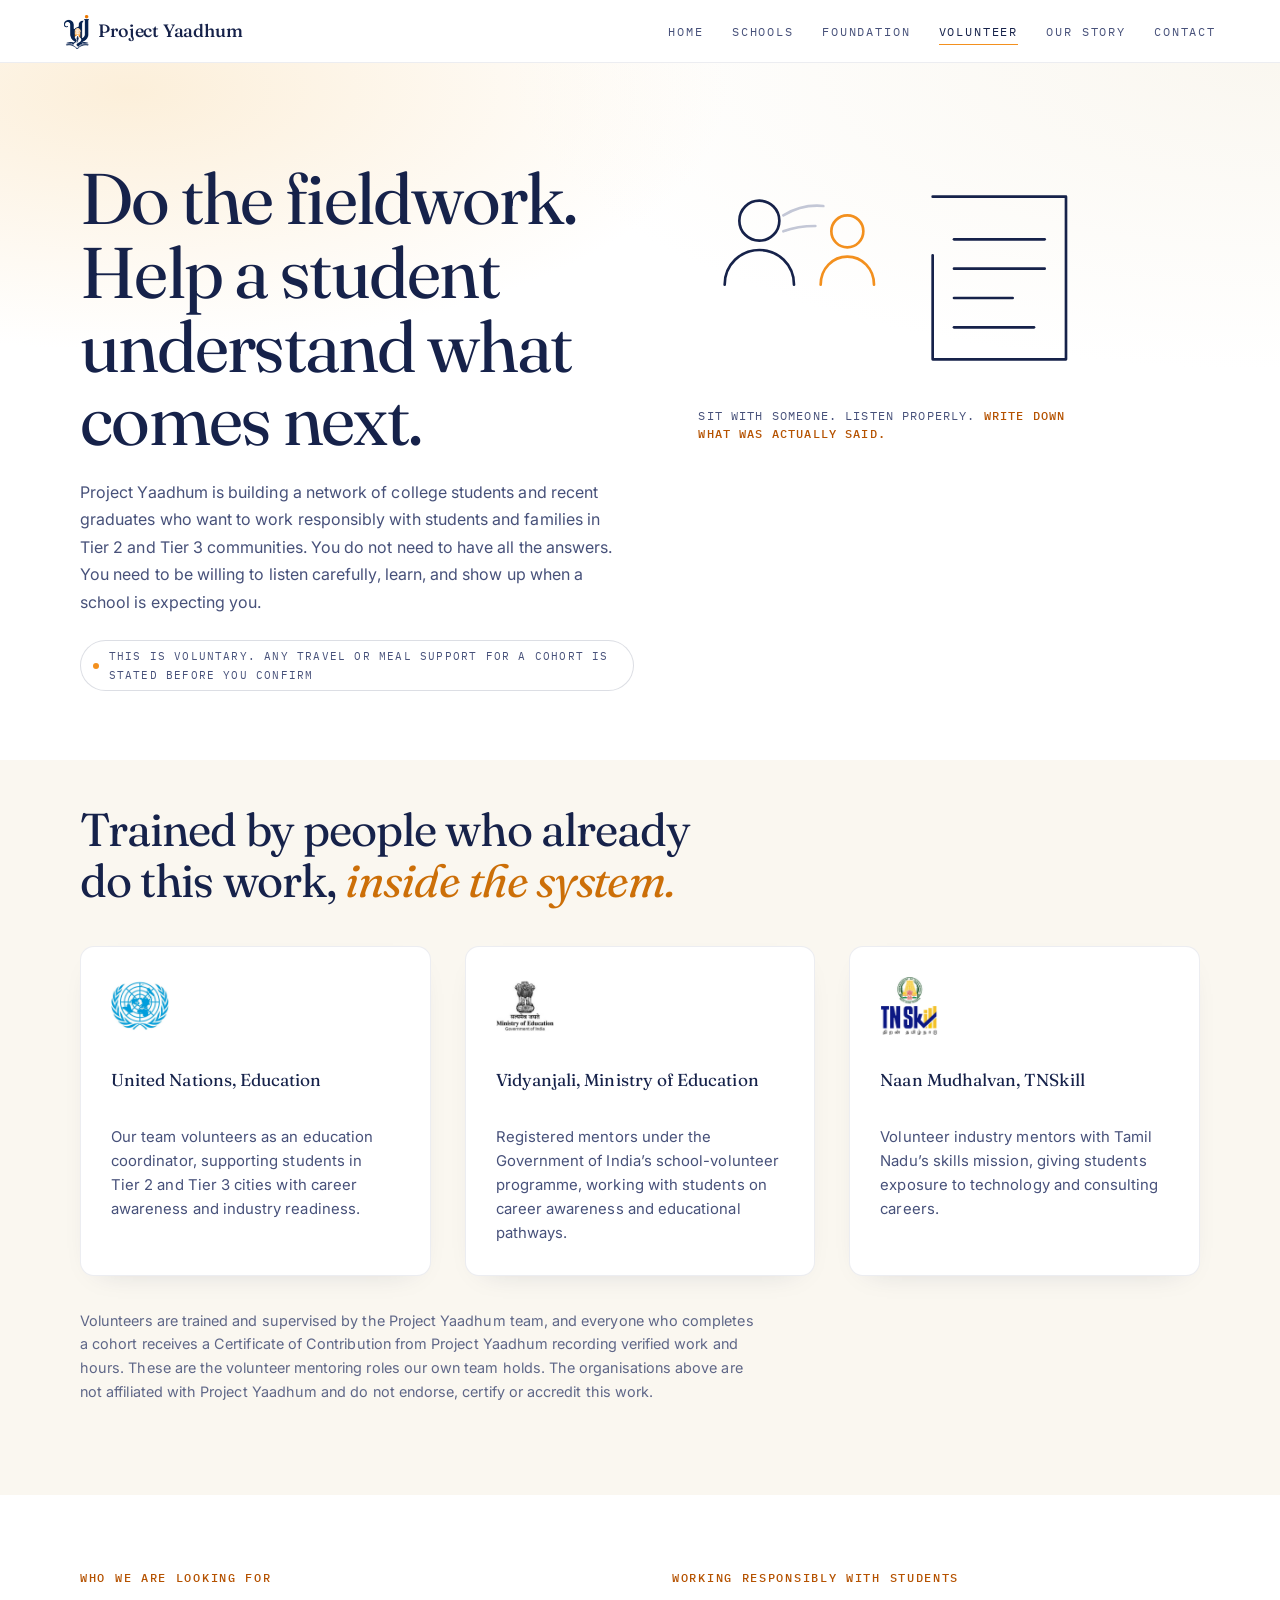
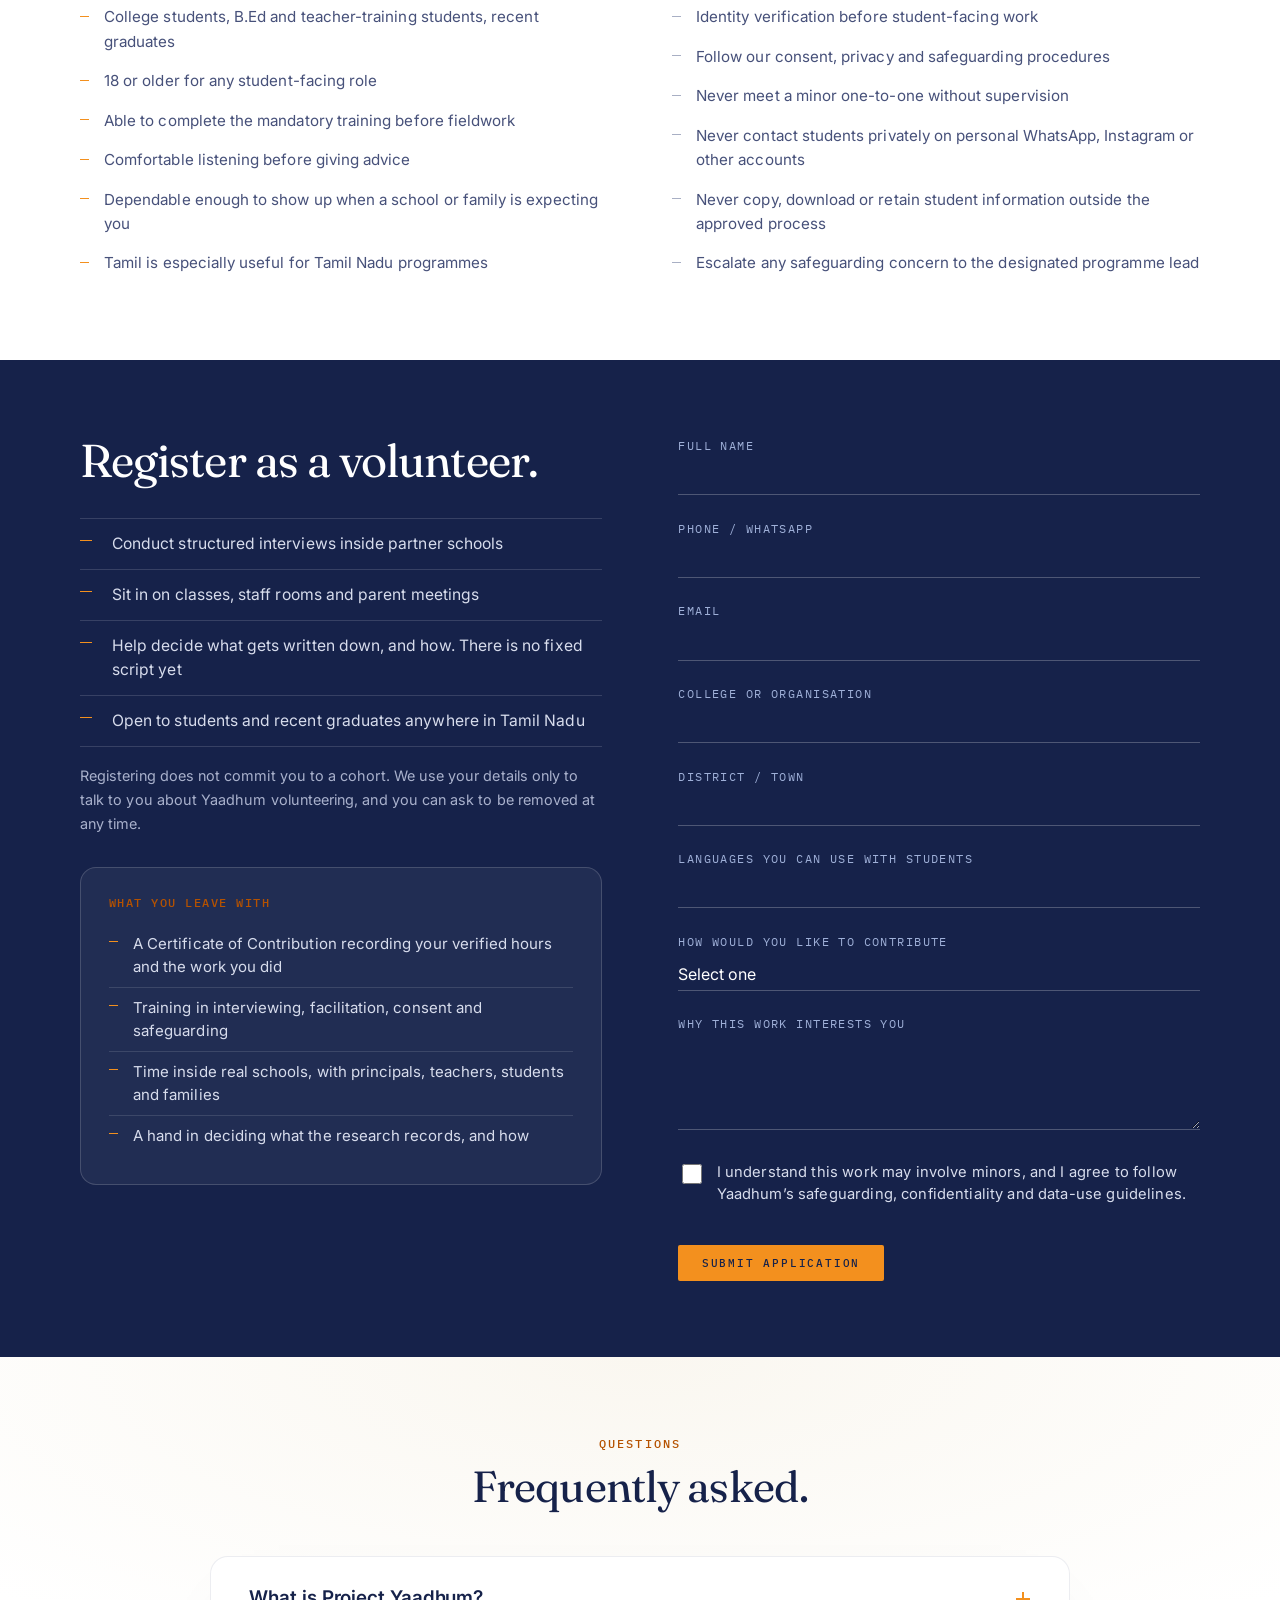
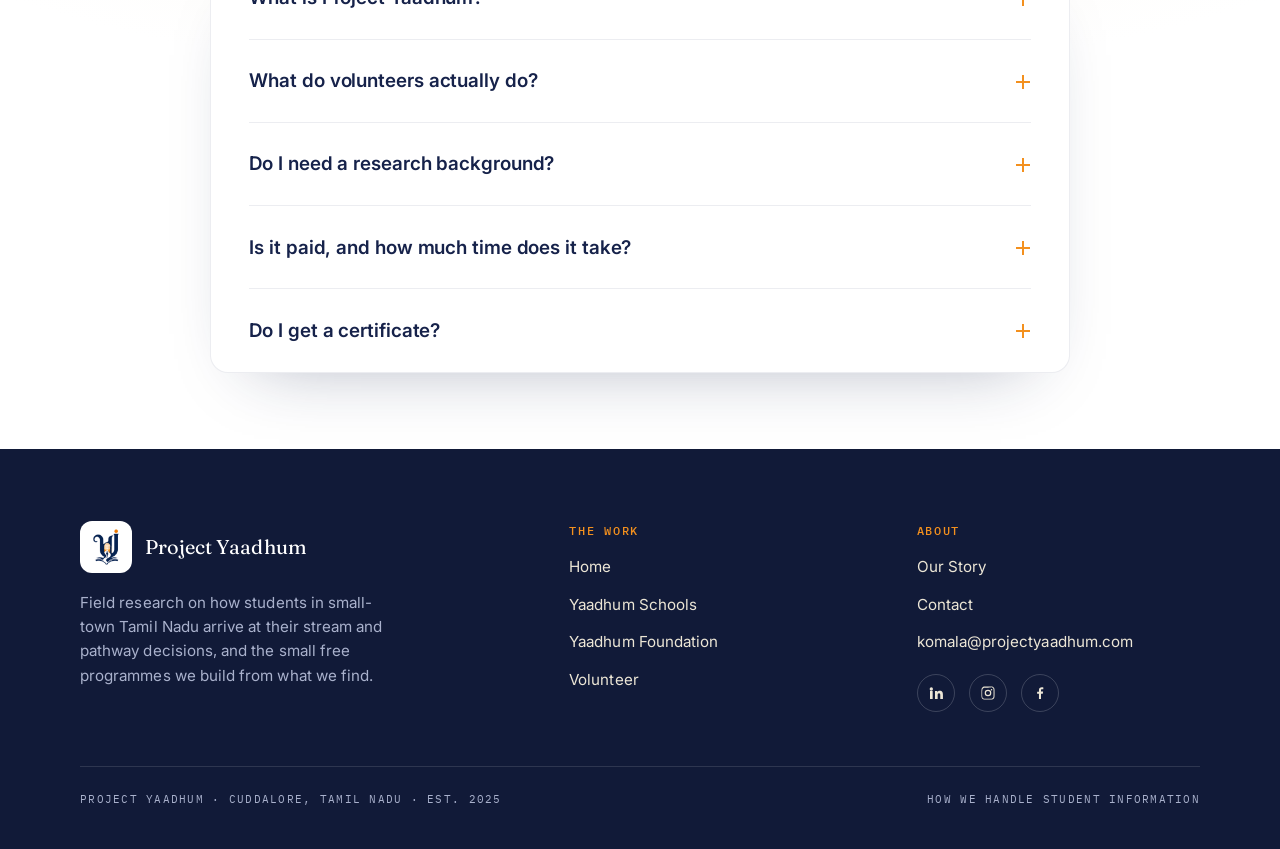
<file: volunteer.html>
<!doctype html>
<html lang="en-IN">
<head>
<meta charset="utf-8">
<meta name="viewport" content="width=device-width, initial-scale=1">
<title>Volunteer: Education Fieldwork in Tamil Nadu | Yaadhum</title>
<meta name="description" content="For college students, B.Ed students and recent graduates, 18 or older, anywhere in Tamil Nadu. Training in interviewing, consent and safeguarding included.">
<link rel="canonical" href="https://www.projectyaadhum.com/volunteer.html">
<meta name="robots" content="index, follow, max-image-preview:large, max-snippet:-1">

<meta property="og:type" content="website">
<meta property="og:site_name" content="Project Yaadhum">
<meta property="og:locale" content="en_IN">
<meta property="og:url" content="https://www.projectyaadhum.com/volunteer.html">
<meta property="og:title" content="Do the fieldwork. Help a student understand what comes next.">
<meta property="og:description" content="Sit with someone. Listen properly. Write down what was actually said. Open to students and recent graduates anywhere in Tamil Nadu.">
<meta property="og:image" content="https://www.projectyaadhum.com/assets/og-image.png">
<meta property="og:image:width" content="1200">
<meta property="og:image:height" content="630">
<meta property="og:image:alt" content="Project Yaadhum. Every possibility belongs to every student.">
<meta name="twitter:card" content="summary_large_image">
<meta name="twitter:title" content="Do the fieldwork. Help a student understand what comes next.">
<meta name="twitter:description" content="Sit with someone. Listen properly. Write down what was actually said. Open to students and recent graduates anywhere in Tamil Nadu.">
<meta name="twitter:image" content="https://www.projectyaadhum.com/assets/og-image.png">

<link rel="icon" href="assets/favicon-32.png" sizes="32x32">
<link rel="apple-touch-icon" href="assets/favicon-180.png">
<link rel="preconnect" href="https://fonts.googleapis.com">
<link rel="preconnect" href="https://fonts.gstatic.com" crossorigin>
<link href="https://fonts.googleapis.com/css2?family=Fraunces:ital,opsz,wght@0,9..144,300..600;1,9..144,300..600&family=IBM+Plex+Mono:wght@400;500&family=Inter:wght@300;400;500;600&family=Noto+Serif+Tamil:wght@400;500;600&display=swap" rel="stylesheet">
<link rel="stylesheet" href="css/main.css?v=20260821235953">
<script type="application/ld+json">
{
  "@context": "https://schema.org",
  "@graph": [
    {
      "@type": "NGO",
      "@id": "https://www.projectyaadhum.com/#organization",
      "name": "Project Yaadhum",
      "legalName": "Yaadhum Foundation",
      "alternateName": [
        "Yaadhum",
        "Yaadhum Foundation"
      ],
      "url": "https://www.projectyaadhum.com/",
      "logo": {
        "@type": "ImageObject",
        "@id": "https://www.projectyaadhum.com/#logo",
        "url": "https://www.projectyaadhum.com/assets/logo-square.png",
        "width": 512,
        "height": 512,
        "caption": "Project Yaadhum"
      },
      "image": {
        "@id": "https://www.projectyaadhum.com/#logo"
      },
      "slogan": "Every possibility belongs to every student.",
      "description": "Project Yaadhum is a field research initiative studying how students in Tier 2 and Tier 3 Tamil Nadu schools arrive at their stream and pathway decisions after Class 10, and who actually makes those decisions. It runs small, free pilot programmes with schools and communities based on what the fieldwork finds.",
      "foundingDate": "2025",
      "founder": {
        "@id": "https://www.projectyaadhum.com/story.html#komala-maran"
      },
      "member": [
        {
          "@id": "https://www.projectyaadhum.com/story.html#komala-maran"
        },
        {
          "@id": "https://www.projectyaadhum.com/story.html#abisho-george"
        }
      ],
      "email": "komala@projectyaadhum.com",
      "address": {
        "@type": "PostalAddress",
        "addressLocality": "Cuddalore",
        "addressRegion": "Tamil Nadu",
        "addressCountry": "IN"
      },
      "areaServed": {
        "@type": "AdministrativeArea",
        "name": "Tamil Nadu, India"
      },
      "knowsAbout": [
        "Academic stream selection after Class 10",
        "Education access in Tier 2 and Tier 3 India",
        "School-to-higher-education transition",
        "Field research in schools",
        "Student career awareness"
      ],
      "contactPoint": {
        "@type": "ContactPoint",
        "@id": "https://www.projectyaadhum.com/#contact-point",
        "email": "komala@projectyaadhum.com",
        "contactType": "General enquiries",
        "areaServed": "IN",
        "availableLanguage": [
          "en",
          "ta"
        ]
      },
      "sameAs": [
        "https://www.linkedin.com/company/projectyaadhum/",
        "https://www.instagram.com/projectyaadhum/",
        "https://www.facebook.com/share/1XpGHpxK6S/"
      ]
    },
    {
      "@type": "WebSite",
      "@id": "https://www.projectyaadhum.com/#website",
      "url": "https://www.projectyaadhum.com/",
      "name": "Project Yaadhum",
      "description": "Field research on how students in small-town Tamil Nadu arrive at their stream and pathway decisions, and the small free programmes we build from what we find.",
      "publisher": {
        "@id": "https://www.projectyaadhum.com/#organization"
      },
      "inLanguage": "en-IN"
    },
    {
      "@type": "WebPage",
      "@id": "https://www.projectyaadhum.com/volunteer.html#webpage",
      "url": "https://www.projectyaadhum.com/volunteer.html",
      "name": "Volunteer: Education Fieldwork in Tamil Nadu | Yaadhum",
      "description": "For college students, B.Ed students and recent graduates, 18 or older, anywhere in Tamil Nadu. Training in interviewing, consent and safeguarding included.",
      "isPartOf": {
        "@id": "https://www.projectyaadhum.com/#website"
      },
      "about": {
        "@id": "https://www.projectyaadhum.com/#organization"
      },
      "publisher": {
        "@id": "https://www.projectyaadhum.com/#organization"
      },
      "inLanguage": "en-IN"
    }
  ]
}
</script>
<script type="application/ld+json" data-extra>
{
  "@type": "FAQPage",
  "@id": "https://www.projectyaadhum.com/volunteer.html#faq",
  "mainEntity": [
    {
      "@type": "Question",
      "name": "What is Project Yaadhum?",
      "acceptedAnswer": {
        "@type": "Answer",
        "text": "A field research initiative studying how students in Tier 2 and Tier 3 Tamil Nadu schools arrive at their stream and pathway decisions, and running small, free pilots with schools based on what we find. We are currently being registered as a nonprofit."
      }
    },
    {
      "@type": "Question",
      "name": "What do volunteers actually do?",
      "acceptedAnswer": {
        "@type": "Answer",
        "text": "Spend time inside a small cluster of schools, interviewing principals, teachers, students and parents, supporting student sessions, and recording what they find in a consistent form. You are not a counsellor, and you do not decide anything about a child's future."
      }
    },
    {
      "@type": "Question",
      "name": "Do I need a research background?",
      "acceptedAnswer": {
        "@type": "Answer",
        "text": "No. Curiosity, patience, and the willingness to sit in an unfamiliar staff room and listen carefully matter more. Training is provided at the start of each cohort."
      }
    },
    {
      "@type": "Question",
      "name": "Is it paid, and how much time does it take?",
      "acceptedAnswer": {
        "@type": "Answer",
        "text": "This is volunteer work, and there is no stipend. Any travel or meal support for a particular cohort is stated clearly before you confirm attendance. The expected hours and the length of the cohort are set out before you confirm a place, so you know what you are committing to."
      }
    },
    {
      "@type": "Question",
      "name": "Do I get a certificate?",
      "acceptedAnswer": {
        "@type": "Answer",
        "text": "Yes. A Certificate of Contribution from Project Yaadhum recording the verified work and hours you completed. It is issued by us, not by any government or partner body. Whether it counts toward academic or community-engagement requirements is your college's decision."
      }
    }
  ]
}
</script>
</head>
<body>

<header class="nav" role="banner">
  <a class="nav__brand" href="index.html">
    <img class="nav__logo" src="assets/yaadhum-logo-cut.png" alt="">
    <span class="nav__wordmark">Project Yaadhum</span>
  </a>
  <div class="nav__right">
    <button class="nav__toggle" type="button" aria-expanded="false" aria-controls="nav-links"
            aria-label="Open menu">
      <span class="nav__bars" aria-hidden="true"></span>
      <span class="nav__togglelab">Menu</span>
    </button>
    <nav class="nav__links" id="nav-links" aria-label="Primary">
      <a href="index.html">Home</a>
      <a href="schools.html">Schools</a>
      <a href="foundation.html">Foundation</a>
      <a href="volunteer.html" aria-current="page">Volunteer</a>
      <a href="story.html">Our Story</a>
      <a href="contact.html">Contact</a>
    </nav>
  </div>
</header>

<main class="subpage">
  <section class="contact-hero">
    <div class="wrap">
      <div class="head-split head-split--top">
        <div>
      <h1 class="reveal">Do the fieldwork. Help a student understand what comes next.</h1>
      <p class="schools__lede reveal" style="color:var(--ink-2);max-width:60ch">Project Yaadhum is building a network of college students and recent graduates who want to work responsibly with students and families in Tier&nbsp;2 and Tier&nbsp;3 communities. You do not need to have all the answers. You need to be willing to listen carefully, learn, and show up when a school is expecting you.</p>
      <p class="reveal" style="margin-top:1.6em"><span class="status">This is voluntary. Any travel or meal support for a cohort is stated before you confirm</span></p>
        </div>
        <figure class="heroviz reveal" data-delay="1"
                aria-label="Sit with someone, listen carefully, and write down what you actually heard.">
          <svg viewBox="0 0 300 170" role="img">
            <!-- two people, one listening -->
            <circle class="hv-draw" cx="46" cy="44" r="15"/>
            <path class="hv-draw" d="M20 92c0-15 12-26 26-26s26 11 26 26"/>
            <circle class="hv-draw hv-accent" cx="112" cy="52" r="12"/>
            <path class="hv-draw hv-accent" d="M92 92c0-12 9-21 20-21s20 9 20 21"/>
            <!-- what passes between them -->
            <path class="hv-draw hv-soft" d="M64 40c10-6 20-8 30-7"/>
            <path class="hv-draw hv-soft" d="M64 52c8-3 16-4 24-4"/>
            <!-- and what gets written down -->
            <path class="hv-draw" d="M176 26h100v122H176z"/>
            <path class="hv-line" d="M192 58h68"/>
            <path class="hv-line" d="M192 80h68"/>
            <path class="hv-line hv-accent" d="M192 102h44"/>
            <path class="hv-line" d="M192 124h60"/>
          </svg>
          <figcaption>Sit with someone. Listen properly. <b>Write down what was actually said.</b></figcaption>
        </figure>
      </div>
    </div>
  </section>

  <!-- ============ WHO YOU'D BE LEARNING FROM (credibility) ======== -->
  <section class="section creds section--tight">
    <div class="wrap">
      <div class="creds__head reveal">
        <div class="duo__statement">Trained by people who already do this work, <span class="accent">inside the system.</span></div>
      </div>

      <div class="creds__grid">
        <div class="cred reveal">
          <div class="cred__logo"><img src="assets/partner-un.png" alt="United Nations"></div>
          <p class="cred__t">United Nations, Education</p>
          <p class="cred__s">Our team volunteers as an education coordinator, supporting students in Tier&nbsp;2 and Tier&nbsp;3 cities with career awareness and industry readiness.</p>
        </div>
        <div class="cred reveal" data-delay="1">
          <div class="cred__logo"><img src="assets/partner-moe.png" alt="Ministry of Education, Government of India"></div>
          <p class="cred__t">Vidyanjali, Ministry of Education</p>
          <p class="cred__s">Registered mentors under the Government of India&rsquo;s school-volunteer programme, working with students on career awareness and educational pathways.</p>
        </div>
        <div class="cred reveal" data-delay="2">
          <div class="cred__logo"><img src="assets/partner-tnskill.png" alt="Naan Mudhalvan, TNSkill Corporation"></div>
          <p class="cred__t">Naan Mudhalvan, TNSkill</p>
          <p class="cred__s">Volunteer industry mentors with Tamil Nadu&rsquo;s skills mission, giving students exposure to technology and consulting careers.</p>
        </div>
      </div>

      <p class="creds__foot reveal">Volunteers are trained and supervised by the Project Yaadhum team, and everyone who completes a cohort receives a Certificate of Contribution from Project Yaadhum recording verified work and hours. These are the volunteer mentoring roles our own team holds. The organisations above are not affiliated with Project Yaadhum and do not endorse, certify or accredit this work.</p>
    </div>
  </section>

  <!-- ============== WHO CAN APPLY / SAFEGUARDS ================== -->
  <section class="section">
    <div class="wrap">
      <div class="bounds" style="border-top:none;margin-top:0;padding-top:0">
        <div class="reveal">
          <h3 style="color:var(--marigold-text)">Who we are looking for</h3>
          <ul>
            <li>College students, B.Ed and teacher-training students, recent graduates</li>
            <li>18 or older for any student-facing role</li>
            <li>Able to complete the mandatory training before fieldwork</li>
            <li>Comfortable listening before giving advice</li>
            <li>Dependable enough to show up when a school or family is expecting you</li>
            <li>Tamil is especially useful for Tamil&nbsp;Nadu programmes</li>
          </ul>
        </div>
        <div class="reveal no" data-delay="1">
          <h3 style="color:var(--marigold-text)">Working responsibly with students</h3>
          <ul>
            <li>Identity verification before student-facing work</li>
            <li>Follow our consent, privacy and safeguarding procedures</li>
            <li>Never meet a minor one-to-one without supervision</li>
            <li>Never contact students privately on personal WhatsApp, Instagram or other accounts</li>
            <li>Never copy, download or retain student information outside the approved process</li>
            <li>Escalate any safeguarding concern to the designated programme lead</li>
          </ul>
        </div>
      </div>
    </div>
  </section>

  <!-- ======================== APPLY ============================= -->
  <section class="section cohort" id="apply">
    <div class="wrap">
      <div class="cohort__grid">
        <div>
          <h2 class="duo__statement reveal">Register as a volunteer.</h2>
          <ul class="work reveal" data-delay="1">
            <li>Conduct structured interviews inside partner schools</li>
            <li>Sit in on classes, staff rooms and parent meetings</li>
            <li>Help decide what gets written down, and how. There is no fixed script yet</li>
            <li>Open to students and recent graduates anywhere in Tamil&nbsp;Nadu</li>
          </ul>
          <p class="work__note reveal">Registering does not commit you to a cohort. We use your details only to talk to you about Yaadhum volunteering, and you can ask to be removed at any time.</p>

          <aside class="aside-card aside-card--dark reveal" data-delay="1" style="margin-top:clamp(24px,3.4vh,36px)">
            <h3>What you leave with</h3>
            <ul>
              <li>A Certificate of Contribution recording your verified hours and the work you did</li>
              <li>Training in interviewing, facilitation, consent and safeguarding</li>
              <li>Time inside real schools, with principals, teachers, students and families</li>
              <li>A hand in deciding what the research records, and how</li>
            </ul>
          </aside>
        </div>

        <!-- see js/main.js §6 to wire this to a real endpoint -->
        <form class="form form--light reveal" data-delay="1" data-yaadhum action="https://api.web3forms.com/submit" method="POST">
          <!-- Web3Forms: delivered to the address registered against this key -->
          <input type="hidden" name="access_key" value="05681784-0a7f-4680-b1bc-f97bb74409a3">
          <input type="hidden" name="subject" value="Yaadhum website: volunteer application">
          <input type="hidden" name="from_name" value="Project Yaadhum website">
          <!-- honeypot: real people never fill this in -->
          <input type="checkbox" name="botcheck" class="hp" tabindex="-1" autocomplete="off">
          <div class="field-row"><label for="v-name">Full name</label>
            <input id="v-name" name="name" type="text" autocomplete="name" required></div>
          <div class="field-row"><label for="v-phone">Phone / WhatsApp</label>
            <input id="v-phone" name="phone" type="tel" autocomplete="tel" required></div>
          <div class="field-row"><label for="v-email">Email</label>
            <input id="v-email" name="email" type="email" autocomplete="email" required></div>
          <div class="field-row"><label for="v-college">College or organisation</label>
            <input id="v-college" name="college" type="text"></div>
          <div class="field-row"><label for="v-district">District / town</label>
            <input id="v-district" name="district" type="text"></div>
          <div class="field-row"><label for="v-lang">Languages you can use with students</label>
            <input id="v-lang" name="languages" type="text"></div>
          <div class="field-row"><label for="v-role">How would you like to contribute</label>
            <select id="v-role" name="role">
              <option value="">Select one</option>
              <option>Field volunteer</option>
              <option>College coordinator</option>
              <option>Research</option>
              <option>Events</option>
              <option>Not sure yet</option>
            </select></div>
          <div class="field-row"><label for="v-why">Why this work interests you</label>
            <textarea id="v-why" name="why" rows="3"></textarea></div>
          <div class="field-row" style="display:flex;gap:.7rem;align-items:flex-start">
            <input id="v-consent" name="consent" type="checkbox" class="consentbox" required>
            <label for="v-consent" class="consentlab">I understand this work may involve minors, and I agree to follow Yaadhum&rsquo;s safeguarding, confidentiality and data-use guidelines.</label>
          </div>
          <button class="btn" type="submit">Submit application</button>
          <p class="form__done">Thank you, we&rsquo;ve received your application. We&rsquo;ll write to you from komala@projectyaadhum.com.</p>
          <p class="form__fail">That did not go through. Please try again, or write to <a href="mailto:komala@projectyaadhum.com">komala@projectyaadhum.com</a> and we will pick it up from there.</p>
        </form>
      </div>
    </div>
  </section>

  <!-- ========================== FAQ ============================== -->
  <section class="section faq-band">
    <div class="wrap">
      <p class="mono reveal" style="text-align:center;color:var(--marigold-text);margin:0 0 .8em">Questions</p>
      <h2 class="story__lead reveal" style="text-align:center;margin:0 auto clamp(34px,5vh,60px);max-width:none">Frequently asked.</h2>
      <div class="faq">
        <details class="faq__item"><summary class="faq__q">What is Project Yaadhum?<span class="faq__mark" aria-hidden="true"></span></summary>
          <div class="faq__a"><div class="faq__a-inner">A field research initiative studying how students in Tier&nbsp;2 and Tier&nbsp;3 Tamil&nbsp;Nadu schools arrive at their stream and pathway decisions, and running small, free pilots with schools based on what we find. We are currently being registered as a nonprofit.</div></div></details>
        <details class="faq__item"><summary class="faq__q">What do volunteers actually do?<span class="faq__mark" aria-hidden="true"></span></summary>
          <div class="faq__a"><div class="faq__a-inner">Spend time inside a small cluster of schools, interviewing principals, teachers, students and parents, supporting student sessions, and recording what they find in a consistent form. You are not a counsellor, and you do not decide anything about a child&rsquo;s future.</div></div></details>
        <details class="faq__item"><summary class="faq__q">Do I need a research background?<span class="faq__mark" aria-hidden="true"></span></summary>
          <div class="faq__a"><div class="faq__a-inner">No. Curiosity, patience, and the willingness to sit in an unfamiliar staff room and listen carefully matter more. Training is provided at the start of each cohort.</div></div></details>
        <details class="faq__item"><summary class="faq__q">Is it paid, and how much time does it take?<span class="faq__mark" aria-hidden="true"></span></summary>
          <div class="faq__a"><div class="faq__a-inner">This is volunteer work, and there is no stipend. Any travel or meal support for a particular cohort is stated clearly before you confirm attendance. The expected hours and the length of the cohort are set out before you confirm a place, so you know what you are committing to.</div></div></details>
        <details class="faq__item"><summary class="faq__q">Do I get a certificate?<span class="faq__mark" aria-hidden="true"></span></summary>
          <div class="faq__a"><div class="faq__a-inner">Yes. A Certificate of Contribution from Project Yaadhum recording the verified work and hours you completed. It is issued by us, not by any government or partner body. Whether it counts toward academic or community-engagement requirements is your college&rsquo;s decision.</div></div></details>
      </div>
    </div>
  </section>
</main>

<footer class="footer" role="contentinfo">
  <div class="wrap">
    <div class="footer__top">
      <div>
        <div class="footer__brand">
          <span class="footer__logo-tile"><img src="assets/logo-square.png" alt="Project Yaadhum"></span>
          <span>Project Yaadhum</span>
        </div>
        <p class="footer__tag">Field research on how students in small-town Tamil&nbsp;Nadu arrive at their stream and pathway decisions, and the small free programmes we build from what we find.</p>
      </div>
      <div>
        <h4>The work</h4>
        <ul class="footer__links">
          <li><a href="index.html">Home</a></li>
          <li><a href="schools.html">Yaadhum Schools</a></li>
          <li><a href="foundation.html">Yaadhum Foundation</a></li>
          <li><a href="volunteer.html">Volunteer</a></li>
        </ul>
      </div>
      <div>
        <h4>About</h4>
        <ul class="footer__links">
          <li><a href="story.html">Our Story</a></li>
          <li><a href="contact.html">Contact</a></li>
          <li><a href="mailto:komala@projectyaadhum.com">komala@projectyaadhum.com</a></li>
        </ul>
        <div class="socials" aria-label="Social links">
          <a href="https://www.linkedin.com/company/projectyaadhum/" target="_blank" rel="noopener" aria-label="Project Yaadhum on LinkedIn"><svg viewBox="0 0 24 24" aria-hidden="true"><path d="M4.98 3.5a2.5 2.5 0 1 1 0 5 2.5 2.5 0 0 1 0-5zM3 9h4v12H3V9zm7 0h3.8v1.7h.05c.53-1 1.83-2.05 3.77-2.05 4.03 0 4.78 2.65 4.78 6.1V21h-4v-5.5c0-1.3-.03-3-1.83-3-1.83 0-2.11 1.43-2.11 2.9V21h-4V9z"/></svg></a>
          <a href="https://www.instagram.com/projectyaadhum/" target="_blank" rel="noopener" aria-label="Project Yaadhum on Instagram"><svg viewBox="0 0 24 24" aria-hidden="true"><path d="M12 2.2c3.2 0 3.6 0 4.85.07 1.17.05 1.8.25 2.23.41.56.22.96.48 1.38.9.42.42.68.82.9 1.38.16.42.36 1.06.41 2.23.06 1.25.07 1.62.07 4.82s0 3.57-.07 4.82c-.05 1.17-.25 1.8-.41 2.23-.22.56-.48.96-.9 1.38-.42.42-.82.68-1.38.9-.42.16-1.06.36-2.23.41-1.25.06-1.62.07-4.85.07s-3.6 0-4.85-.07c-1.17-.05-1.8-.25-2.23-.41a3.7 3.7 0 0 1-1.38-.9 3.7 3.7 0 0 1-.9-1.38c-.16-.42-.36-1.06-.41-2.23C2.2 15.6 2.2 15.2 2.2 12s0-3.57.07-4.82c.05-1.17.25-1.8.41-2.23.22-.56.48-.96.9-1.38.42-.42.82-.68 1.38-.9.42-.16 1.06-.36 2.23-.41C8.4 2.2 8.8 2.2 12 2.2zm0 1.8c-3.15 0-3.5 0-4.74.07-.9.04-1.38.19-1.7.32-.43.16-.73.36-1.05.68-.32.32-.52.62-.68 1.05-.13.32-.28.8-.32 1.7C3.24 8.5 3.24 8.85 3.24 12s0 3.5.07 4.74c.04.9.19 1.38.32 1.7.16.43.36.73.68 1.05.32.32.62.52 1.05.68.32.13.8.28 1.7.32 1.24.07 1.59.07 4.74.07s3.5 0 4.74-.07c.9-.04 1.38-.19 1.7-.32.43-.16.73-.36 1.05-.68.32-.32.52-.62.68-1.05.13-.32.28-.8.32-1.7.07-1.24.07-1.59.07-4.74s0-3.5-.07-4.74c-.04-.9-.19-1.38-.32-1.7a2.8 2.8 0 0 0-.68-1.05 2.8 2.8 0 0 0-1.05-.68c-.32-.13-.8-.28-1.7-.32C15.5 4 15.15 4 12 4zm0 3.06A4.94 4.94 0 1 1 12 17a4.94 4.94 0 0 1 0-9.88zm0 1.8a3.14 3.14 0 1 0 0 6.28 3.14 3.14 0 0 0 0-6.28zM17.34 6a1.15 1.15 0 1 1 0 2.3 1.15 1.15 0 0 1 0-2.3z"/></svg></a>
          <a href="https://www.facebook.com/share/1XpGHpxK6S/" target="_blank" rel="noopener" aria-label="Project Yaadhum on Facebook"><svg viewBox="0 0 24 24" aria-hidden="true"><path d="M13.5 21v-8h2.7l.4-3.1h-3.1V7.9c0-.9.25-1.5 1.55-1.5H17V3.6c-.3-.04-1.3-.13-2.46-.13-2.43 0-4.1 1.48-4.1 4.21v2.35H7.7V13h2.74v8h3.06z"/></svg></a>
          <!-- WhatsApp: add back here once there is a number, e.g. https://wa.me/91XXXXXXXXXX -->
        </div>
      </div>
    </div>
    <div class="footer__bottom">
      <span class="footer__meta">Project Yaadhum · Cuddalore, Tamil Nadu · est. 2025</span>
      <a href="privacy.html">How we handle student information</a>
    </div>
  </div>
</footer>

<script src="js/main.js?v=20260821235953"></script>
</body>
</html>
</file>
<file: css/main.css>
/* =========================================================================
   PROJECT YAADHUM - field research, Cuddalore
   White + warm paper ground · deep navy · sparing marigold.
   Editorial serif (display) / clean sans (body) / mono (labels & data).
   Tuned for a calm reading zoom - nothing oversized.
   ========================================================================= */

:root{
  /* grounds */
  --white:#ffffff;
  --paper:#faf7f0;
  --paper-2:#f3eede;
  --marigold-wash:#fcefda;

  /* ink */
  --navy:#16224a;
  --ink:#16224a;
  --ink-2:#47517a;
  --ink-3:#5f6788;      /* passes 4.5:1 on both white and paper */

  /* accent */
  --marigold:#f3901e;
  --marigold-deep:#cc6f08;      /* accents, large display text */
  --marigold-text:#b55200;      /* small text: passes 4.5:1 on white and paper */

  /* lines */
  --hair:rgba(22,34,74,.15);
  --hair-soft:rgba(22,34,74,.08);

  /* footer */
  --footer-bg:#111a38;
  --footer-ink:#ece6d6;
  --footer-ink-2:#a9b1cc;

  /* type */
  --serif:"Fraunces","Iowan Old Style",Georgia,serif;
  --sans:"Inter","Helvetica Neue",Arial,sans-serif;
  --mono:"IBM Plex Mono","SFMono-Regular",Menlo,monospace;
  --tamil:"Noto Serif Tamil","Latha",serif;

  /* rhythm - trimmed so the page reads like a publication, not a poster */
  --edge:clamp(20px,5vw,100px);
  --hero-logo-h:clamp(132px,24vh,236px);
  --nav-h:clamp(56px,7vh,68px);
  --shadow:0 18px 44px -26px rgba(22,34,74,.30);
  --shadow-soft:0 10px 30px -20px rgba(22,34,74,.22);

  --ease:cubic-bezier(.22,.61,.36,1);
}

*{box-sizing:border-box}
html{-webkit-text-size-adjust:100%}
body{
  margin:0;
  background:var(--white);
  color:var(--navy);
  font-family:var(--sans);
  font-size:clamp(15px,.92vw,16.5px);
  line-height:1.68;
  font-weight:400;
  letter-spacing:.004em;
  -webkit-font-smoothing:antialiased;
  text-rendering:optimizeLegibility;
  overflow-x:hidden;
}
img{max-width:100%;display:block}
a{color:inherit}
::selection{background:var(--marigold);color:#fff}

/* ---------- type primitives ---------- */
.mono{
  font-family:var(--mono);font-size:.74rem;letter-spacing:.18em;
  text-transform:uppercase;color:var(--ink-3);font-weight:500;
}
h1,h2,h3{
  font-family:var(--serif);font-weight:400;color:var(--navy);
  line-height:1.08;letter-spacing:-.012em;margin:0;font-optical-sizing:auto;
}

.section{padding:clamp(58px,8.5vh,112px) var(--edge)}
.section--paper{background:var(--paper)}
.section--tint{background:var(--paper-2)}
/* a hairline seam so touching grounds still read as separate sections */
.section--tint + .section,.section + .section--tint,
.section--paper + .section,.section + .section--paper{border-top:1px solid transparent}
.section--tight{padding-top:clamp(34px,5vh,64px)}
.wrap{max-width:1120px;margin:0 auto}
.kicker{margin-bottom:1.15em}
/* the few labels that remain are quiet; the headings do the announcing */
.mono.kicker{font-size:.78rem;letter-spacing:.14em;color:var(--marigold-text);font-weight:500}

/* a promoted label: it was the only title its block had, so it is a heading now */
.block-title{font-family:var(--serif);font-weight:400;color:var(--navy);
  font-size:clamp(1.5rem,2.6vw,2.15rem);line-height:1.14;letter-spacing:-.018em;
  margin:0 0 clamp(20px,3vh,34px)}

/* =========================================================================
   NAV
   ========================================================================= */
.nav{
  position:fixed;top:0;left:0;right:0;z-index:60;height:var(--nav-h);
  display:flex;align-items:center;justify-content:space-between;padding:0 var(--edge);
}
/* the bar surface fades in on its own so the partner marks can stay visible */
.nav::before{
  content:"";position:absolute;inset:0;z-index:-1;
  background:rgba(255,255,255,.92);backdrop-filter:saturate(140%) blur(10px);
  border-bottom:1px solid var(--hair-soft);opacity:1;
}
.nav__brand{display:flex;align-items:center;gap:.6rem;text-decoration:none}
.nav__logo{height:clamp(26px,3.8vh,34px);width:auto}
.nav__wordmark{
  font-family:var(--serif);font-size:clamp(.98rem,1.4vw,1.12rem);color:var(--navy);
  letter-spacing:-.01em;font-weight:500;white-space:nowrap;
}
.nav__right{display:flex;align-items:center;gap:clamp(1.1rem,2.6vw,2.6rem)}
.nav__toggle{display:none}
.nav__links{display:flex;gap:clamp(1rem,2.2vw,2.1rem);align-items:baseline}
.nav__links a{
  font-family:var(--mono);font-size:.72rem;letter-spacing:.16em;text-transform:uppercase;
  text-decoration:none;color:var(--ink-2);position:relative;padding:.4em 0;transition:color .25s;
}
.nav__links a::after{
  content:"";position:absolute;left:0;right:100%;bottom:.05em;height:1px;
  background:var(--marigold);transition:right .28s var(--ease);
}
.nav__links a:hover{color:var(--navy)}
.nav__links a:hover::after,.nav__links a[aria-current="page"]::after{right:0}
.nav__links a[aria-current="page"]{color:var(--navy)}

/* home hero: partner marks stay put; the bar surface, wordmark & links fade in */
body.js-motion.home .nav::before{opacity:var(--nav-op,0)}
body.js-motion.home .nav__wordmark{opacity:var(--nav-op,0);transition:opacity .3s linear}
@media(min-width:901px){
  body.js-motion.home .nav__links{opacity:var(--nav-op,0);transition:opacity .3s linear}
}
.nav--ghost .nav__brand,.nav--ghost .nav__links{pointer-events:none}
.nav__toggle,.nav__links.is-open{pointer-events:auto}
body.js-motion.home .nav__logo{visibility:hidden}

/* =========================================================================
   HERO
   ========================================================================= */
.hero{
  min-height:100vh;min-height:100svh;display:flex;align-items:center;justify-content:center;
  padding:var(--nav-h) var(--edge) clamp(36px,7vh,80px);text-align:center;position:relative;
  background:radial-gradient(120% 80% at 50% -10%,var(--paper) 0%,transparent 60%);
}
.hero__stage{display:flex;flex-direction:column;align-items:center;width:100%}
.hero__holder{display:none;height:var(--hero-logo-h);width:1px}
.hero__logo--flow{height:var(--hero-logo-h);width:auto;margin-bottom:clamp(30px,6vh,66px)}
.hero__logo--fixed{display:none}
.hero__tagline{
  font-family:var(--serif);font-weight:400;font-size:clamp(1.68rem,3.95vw,3.05rem);
  line-height:1.14;letter-spacing:-.018em;color:var(--navy);max-width:14ch;margin:0;
  opacity:0;transform:translateY(10px);animation:heroFade 1.1s var(--ease) .5s forwards;
}
.hero__tagline em{font-style:italic;color:var(--marigold-deep)}
@keyframes heroFade{to{opacity:1;transform:none}}

/* motion mode: fixed, scroll-driven logo; tagline stays in normal flow */
body.js-motion .hero__logo--flow{display:none}
body.js-motion .hero__holder{display:block}
body.js-motion .hero__tagline{margin-top:clamp(34px,7vh,78px)}
body.js-motion .hero__logo--fixed{
  display:block;position:fixed;top:0;left:0;z-index:70;height:var(--hero-logo-h);width:auto;
  will-change:transform;pointer-events:none;
}

/* =========================================================================
   REVEALS
   ========================================================================= */
.reveal{opacity:1}
body.js-motion .reveal{opacity:0;transform:translateY(20px);
  transition:opacity .85s var(--ease),transform .85s var(--ease)}
body.js-motion .reveal.in{opacity:1;transform:none}
body.js-motion .reveal[data-delay="1"]{transition-delay:.08s}
body.js-motion .reveal[data-delay="2"]{transition-delay:.16s}
body.js-motion .reveal[data-delay="3"]{transition-delay:.24s}

/* =========================================================================
   THE PROBLEM
   ========================================================================= */
.question-head{display:grid;grid-template-columns:1.05fr .95fr;gap:clamp(20px,5vw,72px);align-items:end}
.question{
  font-family:var(--serif);font-weight:400;font-size:clamp(1.35rem,2.5vw,2.05rem);
  line-height:1.14;letter-spacing:-.016em;max-width:18ch;color:var(--navy);
}
.question__sub{color:var(--ink-2);font-size:.98rem;line-height:1.7;margin:0;max-width:44ch}
.question .lead{
  display:block;font-family:var(--mono);font-size:.82rem;letter-spacing:.16em;
  text-transform:uppercase;color:var(--marigold-text);margin-bottom:clamp(14px,2vh,22px);font-weight:500;
}

.ledger{margin-top:clamp(38px,6vh,72px);border-top:1px solid var(--hair)}
.ledger__row{
  display:grid;grid-template-columns:minmax(96px,.8fr) minmax(0,3.4fr);
  gap:clamp(14px,3vw,52px);align-items:baseline;
  padding:clamp(18px,2.8vh,30px) 0;border-bottom:1px solid var(--hair);position:relative;
}
.ledger__row::before{
  content:attr(data-n);position:absolute;top:clamp(18px,2.8vh,30px);left:-2rem;
  font-family:var(--mono);font-size:.62rem;color:var(--ink-3);letter-spacing:.1em;opacity:.55;display:none;
}
.ledger__key{
  font-family:var(--mono);font-size:.82rem;letter-spacing:.13em;text-transform:uppercase;
  color:var(--marigold-text);padding-top:.25em;font-weight:500;
}
.ledger__stmt{
  font-family:var(--serif);font-size:clamp(1.05rem,1.9vw,1.45rem);line-height:1.32;
  letter-spacing:-.008em;color:var(--navy);font-weight:400;
}
.ledger__stmt b{color:var(--navy);font-weight:600;
  background:linear-gradient(transparent 62%,var(--marigold-wash) 62%);padding:0 .05em}
@media(min-width:1160px){.ledger__row::before{display:block}}

/* the gap - set apart */
.gap{background:var(--navy);color:#fff}
.gap__pre{display:grid;grid-template-columns:repeat(3,1fr);gap:clamp(18px,3.5vw,52px);
  margin-bottom:clamp(34px,5.5vh,64px)}
.gap__pre p{margin:0;color:#c7cee4;font-size:.96rem;line-height:1.55}
.gap__pre b{color:#fff;font-family:var(--mono);font-size:.68rem;letter-spacing:.14em;
  text-transform:uppercase;display:block;margin-bottom:.6em}
.gap__punch{font-family:var(--serif);font-weight:400;font-size:clamp(1.45rem,2.9vw,2.35rem);
  line-height:1.24;letter-spacing:-.014em;max-width:26ch;color:#fff}
.gap__punch b{color:var(--marigold);font-weight:400;font-style:italic;font-family:var(--serif);
  font-size:inherit;letter-spacing:inherit;text-transform:none;display:inline;margin:0}
.gap__sig{margin-top:clamp(22px,3.4vh,34px);color:var(--marigold);font-family:var(--mono);
  font-size:.68rem;letter-spacing:.18em;text-transform:uppercase}

/* =========================================================================
   ASYMMETRIC TWO-COLUMN BODY
   ========================================================================= */
.duo{display:grid;grid-template-columns:1.15fr .85fr;gap:clamp(26px,6vw,96px);align-items:start}
.duo__statement{font-family:var(--serif);font-weight:400;font-size:clamp(1.85rem,3.6vw,3.05rem);
  line-height:1.1;letter-spacing:-.02em;color:var(--navy);text-wrap:balance}
.duo__statement .accent{color:var(--marigold-deep);font-style:italic}
.duo__body{color:var(--ink-2);font-size:.98rem;line-height:1.72}
.duo__body p{margin:0 0 1em}
.duo__body p:last-child{margin-bottom:0}

/* =========================================================================
   COUPLET - the still point
   ========================================================================= */
.still{background:radial-gradient(120% 90% at 12% 0%,var(--marigold-wash) 0%,transparent 52%),var(--paper)}
.still__grid{display:grid;grid-template-columns:1.1fr .9fr;gap:clamp(30px,6vw,90px);align-items:center}
.couplet{margin:0}
.couplet__ta{font-family:var(--tamil);font-weight:500;color:var(--navy);
  font-size:clamp(1.75rem,4vw,3.1rem);line-height:1.34;margin:0 0 .5em}
.couplet__en{font-family:var(--serif);font-style:italic;font-weight:400;
  font-size:clamp(1.15rem,2.1vw,1.7rem);line-height:1.3;color:var(--navy);margin:0 0 1em;max-width:20ch}
.couplet__rom{font-family:var(--mono);font-size:.72rem;letter-spacing:.1em;
  color:var(--ink-3);margin:0 0 1.2em;font-style:normal}
.people-intro__note{margin-top:1.6em;padding-top:1.2em;border-top:1px solid var(--hair);
  color:var(--ink-3);font-size:.9rem;line-height:1.6}
.hero-sub{color:var(--ink-2);font-size:clamp(1.02rem,1.5vw,1.2rem);line-height:1.6;
  margin:.9em 0 0;max-width:52ch}
.couplet__attr{font-family:var(--mono);font-size:.74rem;letter-spacing:.13em;
  text-transform:uppercase;color:var(--ink-3)}
.still__passage{color:var(--ink-2);font-size:1rem;line-height:1.78;
  border-left:2px solid var(--marigold);padding-left:clamp(18px,2.6vw,34px);max-width:34ch}

.descent{margin-top:clamp(46px,7vh,88px);text-align:center;display:flex;flex-direction:column;align-items:center}
.descent__line::before{content:"";position:absolute;left:50%;top:0;transform:translateX(-50%);
  width:5px;height:5px;border-radius:50%;background:var(--marigold)}
.descent__line{width:1px;background:var(--hair);margin:clamp(16px,2.6vh,30px) 0;height:0;
  transition:height 1.1s var(--ease);position:relative}
.descent.in .descent__line{height:clamp(46px,8vh,84px)}
.descent__ours{font-family:var(--serif);font-weight:400;color:var(--navy);
  font-size:clamp(1.5rem,3.4vw,2.5rem);line-height:1.14;letter-spacing:-.018em;max-width:16ch;
  opacity:0;transform:translateY(12px);transition:opacity 1s var(--ease) .5s,transform 1s var(--ease) .5s}
.descent.in .descent__ours{opacity:1;transform:none}
.descent__note{margin-top:clamp(18px,3vh,32px);max-width:44ch;color:var(--ink-3);font-size:.88rem;line-height:1.6}
body:not(.js-motion) .descent__line{height:clamp(46px,8vh,84px)}
body:not(.js-motion) .descent__ours{opacity:1;transform:none}

/* =========================================================================
   THE NUMBERS
   ========================================================================= */
.story__lead{font-family:var(--serif);font-weight:400;font-size:clamp(1.85rem,3.4vw,2.9rem);
  line-height:1.1;letter-spacing:-.02em;max-width:22ch;color:var(--navy);text-wrap:balance}
.numbers__head{margin-bottom:clamp(34px,5vh,60px)}
.numbers__head .story__lead{max-width:16ch}
.picture{display:grid;grid-template-columns:1.55fr 1fr;gap:clamp(26px,5vw,76px);align-items:center}
.roll{display:grid;grid-template-columns:repeat(20,1fr);gap:clamp(5px,.8vw,10px);max-width:600px}
.roll__seat{width:100%;aspect-ratio:1/1.35;color:#c7ccdb}
.roll__seat svg{width:100%;height:100%;display:block}
.roll__seat path{fill:currentColor}
/* category colours - always applied, so the split is visible */
.roll__seat.is-sci{color:var(--navy)}
.roll__seat.is-art{color:var(--marigold)}
.roll__seat.is-else{color:#c3c7d6}
/* motion: fade + rise into place, keeping their colours (no colour override) */
body.js-motion .roll__seat{opacity:0;transform:translateY(7px);
  transition:opacity .5s var(--ease),transform .5s var(--ease)}
body.js-motion .roll.in .roll__seat{opacity:1;transform:none}
/* the two arts figures earn a soft halo so the eye lands on them */
.roll__seat.is-art{filter:drop-shadow(0 1px 5px rgba(243,144,30,.55))}

.picture__legend{display:flex;flex-direction:column;gap:clamp(14px,2vh,22px)}
.leg{display:flex;gap:.75rem;align-items:baseline}
.leg__n{font-family:var(--serif);font-size:clamp(1.6rem,2.6vw,2.3rem);line-height:1;color:var(--navy);min-width:2.4ch}
.leg__n--art{color:#d77402}
.leg__n--else{color:#868ca2}
.leg__t{font-family:var(--mono);font-size:.74rem;letter-spacing:.1em;text-transform:uppercase;color:var(--ink-2);line-height:1.55}
.leg__t small{display:block;letter-spacing:.04em;text-transform:none;color:var(--ink-3);font-size:.92em;margin-top:.2em}
.picture__foot{margin-top:clamp(28px,4vh,52px);max-width:52ch;font-family:var(--serif);font-style:italic;
  font-size:clamp(1rem,1.6vw,1.25rem);line-height:1.5;color:var(--ink-2)}

.field{margin-top:clamp(56px,9vh,120px);border-top:1px solid var(--hair);padding-top:clamp(28px,4vh,48px)}
.field__label{display:flex;align-items:center;gap:.7rem;margin-bottom:clamp(26px,3.6vh,42px)}
.field__label .mono{color:var(--ink-2)}
.field__dot{width:7px;height:7px;border-radius:50%;background:var(--marigold);animation:pulse 2.4s infinite}
@keyframes pulse{0%{box-shadow:0 0 0 0 rgba(243,144,30,.45)}70%{box-shadow:0 0 0 9px rgba(243,144,30,0)}100%{box-shadow:0 0 0 0 rgba(243,144,30,0)}}
.counters{display:grid;grid-template-columns:repeat(4,1fr);gap:clamp(16px,3vw,36px)}
.counter__n{font-family:var(--serif);font-weight:400;font-size:clamp(2.3rem,5vw,4.2rem);line-height:1;color:var(--navy);letter-spacing:-.02em}
.counter__t{font-family:var(--mono);font-size:.74rem;letter-spacing:.11em;text-transform:uppercase;color:var(--ink-2);margin-top:.6em;line-height:1.5}
.counter__t::before{content:"";display:block;width:24px;height:1px;background:var(--marigold);margin-bottom:.8em}

/* =========================================================================
   STORY - image spread
   ========================================================================= */
.story__text .duo__statement{margin-bottom:.9em}
.story__text p{color:var(--ink-2);font-size:.98rem;line-height:1.72;margin:0 0 1em}
.story__text p:last-child{margin:0}

/* DRIVES - three convictions, editorial, no boxes */
.drives__head{max-width:none;margin-bottom:clamp(34px,5vh,60px)}
.drives__head .duo__statement{max-width:26ch}
.drives__head .accent{color:var(--marigold-deep);font-style:italic}
.drives__list{display:grid;grid-template-columns:repeat(3,1fr);gap:clamp(20px,4vw,56px)}
.drive{padding-top:clamp(16px,2.4vh,24px);border-top:2px solid var(--navy);
  display:flex;flex-direction:column;gap:.2em}
.drive__t{margin:0}
.drive__k{font-family:var(--mono);font-size:.8rem;letter-spacing:.12em;text-transform:uppercase;color:var(--marigold-text);margin-bottom:.9em;font-weight:500}
.drive__t{font-family:var(--serif);font-size:clamp(1.1rem,1.8vw,1.4rem);line-height:1.3;color:var(--navy)}
.drive__t b{color:var(--marigold-text);font-weight:600}

/* =========================================================================
   FOUNDER - one screen, faint logo fully in view
   ========================================================================= */

/* =========================================================================
   VOLUNTEER / COHORT
   ========================================================================= */
.cohort{background:var(--navy);color:#fff}
.cohort .duo__statement,.cohort h2{color:#fff}
.cohort__grid{display:grid;grid-template-columns:1fr 1fr;gap:clamp(34px,6vw,92px);align-items:start}
.cohort .mono{color:var(--marigold)}
.work{list-style:none;margin:clamp(22px,3.4vh,34px) 0 0;padding:0}
.work li{position:relative;padding:.85em 0 .85em 2rem;border-top:1px solid rgba(255,255,255,.14);color:#d7dcec;font-size:.98rem;line-height:1.5}
.work li:last-child{border-bottom:1px solid rgba(255,255,255,.14)}
.work li::before{content:"";position:absolute;left:0;top:1.35em;width:12px;height:1px;background:var(--marigold)}
.work__note{margin-top:1.2em;color:#a9b1cc;font-size:.9rem}

/* forms */
.form{margin:0}
.field-row{margin-bottom:clamp(18px,2.6vh,28px)}
.field-row label{display:block;font-family:var(--mono);font-size:.74rem;letter-spacing:.12em;text-transform:uppercase;color:var(--ink-3);margin-bottom:.6em}
.cohort .field-row label{color:#9fb0d8}
.field-row input,.field-row textarea,.field-row select{
  width:100%;background:transparent;border:none;border-bottom:1px solid var(--hair);color:var(--navy);
  font-family:var(--sans);font-size:1rem;padding:.35em 0;transition:border-color .3s}
.cohort .field-row input,.cohort .field-row textarea,.cohort .field-row select{color:#fff;border-bottom-color:rgba(255,255,255,.24)}
.field-row textarea{resize:vertical;min-height:2.2em;line-height:1.6}
.field-row input:focus,.field-row textarea:focus,.field-row select:focus{outline:none;border-bottom-color:var(--marigold)}
.field-row select{appearance:none;-webkit-appearance:none;cursor:pointer}
/* the safeguarding agreement: a real box, and a label that is itself the target */
.field-row input.consentbox{width:20px;height:20px;flex:none;margin-top:.2em;
  accent-color:var(--marigold);cursor:pointer}
.field-row label.consentlab{margin:0;text-transform:none;letter-spacing:.01em;
  font-family:var(--sans);font-size:.92rem;line-height:1.5;cursor:pointer;color:var(--ink-2)}
.cohort .field-row label.consentlab{color:#d7dcec}
.cohort .field-row select option{color:#16224a}
.btn{display:inline-flex;align-items:center;gap:.7rem;cursor:pointer;font-family:var(--mono);font-size:.7rem;
  letter-spacing:.16em;text-transform:uppercase;background:var(--marigold);color:#16224a;border:none;
  padding:1em 2.1em;margin-top:clamp(12px,1.8vh,20px);transition:background .3s,transform .2s;font-weight:500;border-radius:2px}
.btn:hover{background:#fff;transform:translateY(-1px)}
.form__done{font-family:var(--serif);font-size:1.1rem;line-height:1.5;color:var(--marigold);margin-top:1.3em;display:none}
.form.is-done .form__done{display:block}
.form.is-done .field-row,.form.is-done .btn{display:none}

/* the honeypot: off-screen for people, irresistible to bots */
.hp{position:absolute;left:-9999px;width:1px;height:1px;opacity:0;pointer-events:none}

/* while the message is on its way */
.form.is-sending .btn{opacity:.6;cursor:progress}
.form.is-sending .btn::after{content:"";width:12px;height:12px;border-radius:50%;
  border:2px solid currentColor;border-top-color:transparent;animation:spin .7s linear infinite}
@keyframes spin{to{transform:rotate(360deg)}}
@media(prefers-reduced-motion:reduce){.form.is-sending .btn::after{animation:none}}

/* if it did not get through, say so and give a way round it */
.form__fail{display:none;margin-top:1.2em;padding-top:1em;border-top:1px solid var(--hair);
  color:var(--ink-2);font-size:.95rem;line-height:1.6}
.form.is-failed .form__fail{display:block}
.form__fail a{color:var(--marigold-text)}
.cohort .form__fail{border-top-color:rgba(255,255,255,.2);color:#d7dcec}
.cohort .form__fail a{color:var(--marigold)}

/* =========================================================================
   FAQ - premium card
   ========================================================================= */
.faq-band{background:radial-gradient(120% 80% at 50% 0%,var(--paper) 0%,#fff 60%)}
.faq{max-width:860px;margin:0 auto;background:#fff;border:1px solid var(--hair-soft);
  border-radius:18px;box-shadow:0 30px 70px -44px rgba(22,34,74,.4);padding:0 clamp(20px,3vw,40px)}
.faq__item{border-bottom:1px solid var(--hair-soft)}
.faq__item:last-child{border-bottom:none}
.faq__q{width:100%;background:none;border:none;cursor:pointer;text-align:left;
  display:flex;justify-content:space-between;gap:1.4rem;align-items:center;
  padding:clamp(18px,2.8vh,26px) 0;font-family:var(--sans);font-weight:600;
  font-size:clamp(1rem,1.5vw,1.18rem);color:var(--navy);letter-spacing:-.005em;transition:color .2s}
.faq__q:hover{color:var(--marigold-text)}
.faq__mark{flex:none;width:16px;height:16px;position:relative;margin-top:.1em}
.faq__mark::before,.faq__mark::after{content:"";position:absolute;background:var(--marigold);left:50%;top:50%;transition:transform .3s var(--ease)}
.faq__mark::before{width:14px;height:2px;transform:translate(-50%,-50%)}
.faq__mark::after{width:2px;height:14px;transform:translate(-50%,-50%)}
.faq__item[open] .faq__mark::after{transform:translate(-50%,-50%) scaleY(0)}
.faq__a{overflow:hidden;max-height:0;transition:max-height .4s var(--ease)}
.faq__a-inner{padding:0 0 clamp(20px,3vh,30px);color:var(--ink-2);max-width:64ch;line-height:1.72;font-size:.98rem}
.faq__a-inner .fill{color:var(--marigold-text);font-family:var(--mono);font-size:.86em;letter-spacing:.02em}

/* =========================================================================
   FOOTER
   ========================================================================= */
.footer{background:var(--footer-bg);color:var(--footer-ink);padding:clamp(52px,8vh,96px) var(--edge) clamp(30px,4.5vh,48px)}
.footer__top{display:grid;grid-template-columns:1.5fr 1fr 1fr;gap:clamp(30px,5vw,72px);align-items:start}
.footer__brand{display:flex;align-items:center;gap:.8rem;margin-bottom:1.1rem}
.footer__logo-tile{width:52px;height:52px;border-radius:12px;background:#fff;display:grid;place-items:center;padding:6px;flex:none}
.footer__logo-tile img{width:100%;height:100%;object-fit:contain;display:block}
.footer__brand span{font-family:var(--serif);font-size:1.25rem;color:#fff}
.footer__tag{color:var(--footer-ink-2);max-width:32ch;font-size:.95rem;line-height:1.6}
.footer h4{font-family:var(--mono);font-size:.72rem;letter-spacing:.15em;text-transform:uppercase;color:var(--marigold);font-weight:500;margin:0 0 1.2em}
.footer__links{list-style:none;margin:0;padding:0;display:flex;flex-direction:column;gap:.8em}
.footer__links a{color:var(--footer-ink);text-decoration:none;font-size:.95rem;transition:color .25s;width:fit-content;border-bottom:1px solid transparent}
.footer__links a:hover{color:#fff;border-bottom-color:var(--marigold)}
.socials{display:flex;gap:.9rem;margin-top:1.3em}
.socials a{width:38px;height:38px;border:1px solid rgba(255,255,255,.18);border-radius:50%;display:grid;place-items:center;color:var(--footer-ink);transition:all .25s}
.socials a:hover{background:var(--marigold);border-color:var(--marigold);color:#16224a;transform:translateY(-2px)}
.socials svg{width:16px;height:16px;fill:currentColor}
.footer__bottom{display:flex;justify-content:space-between;gap:1rem;flex-wrap:wrap;align-items:center;
  margin-top:clamp(40px,6vh,72px);padding-top:1.5rem;border-top:1px solid rgba(255,255,255,.12)}
.footer__meta{font-family:var(--mono);font-size:.66rem;letter-spacing:.12em;text-transform:uppercase;color:var(--footer-ink-2)}
.footer__bottom a{color:var(--footer-ink-2);text-decoration:none;font-family:var(--mono);font-size:.66rem;letter-spacing:.12em;text-transform:uppercase}
.footer__bottom a:hover{color:#fff}

/* =========================================================================
   CONTACT PAGE
   ========================================================================= */
.subpage{padding-top:var(--nav-h)}
.contact-hero{padding:clamp(70px,11vh,150px) var(--edge) clamp(40px,6vh,76px);
  /* warmth behind the mark on the left, the existing paper wash on the right */
  background:radial-gradient(78% 62% at 10% 4%,var(--marigold-wash) 0%,transparent 60%),
             radial-gradient(110% 80% at 100% 0%,var(--paper) 0%,transparent 55%),
             var(--white)}
.contact-hero h1{font-size:clamp(2.35rem,5.6vw,4.5rem);max-width:19ch;line-height:1.03;letter-spacing:-.024em;text-wrap:balance}
.contact-hero h1 em{font-style:italic;color:var(--marigold-deep)}
/* a second beat under the opening line: the clause that names the subject */
.contact-hero h1 em.h1__beat{display:block;margin-top:.14em;
  font-style:italic;color:var(--marigold-deep)}

/* ---- the contact opening: mark, then the name carried on a marigold sweep --- */
.chero{position:relative}
.chero__mark{height:clamp(76px,11vh,120px);width:auto;margin:0 0 clamp(20px,3vh,34px)}
body.js-motion .chero__mark{opacity:0;transform:translateY(10px) scale(.94);
  transition:opacity .8s var(--ease),transform .8s var(--ease)}
body.js-motion .chero__mark.in{opacity:1;transform:none}

/* the brand name sits on a marigold highlight that draws itself in */
.brandmark{
  white-space:nowrap;
  background-image:linear-gradient(rgba(243,144,30,.32),rgba(243,144,30,.32));
  background-repeat:no-repeat;
  background-position:0 86%;
  background-size:0% .30em;
  transition:background-size 1s var(--ease) .35s;
  padding:0 .04em;
}
.reveal.in .brandmark{background-size:100% .30em}
body:not(.js-motion) .brandmark{background-size:100% .30em}

.chero__where{margin:clamp(20px,2.8vh,30px) 0 0;font-family:var(--mono);font-size:.74rem;
  letter-spacing:.11em;text-transform:uppercase;color:var(--ink-3);line-height:1.7;max-width:44ch}
.chero__where::before{content:"";display:block;width:40px;height:2px;background:var(--marigold);
  margin-bottom:1.1em}
.hero-sub{font-family:var(--serif);font-size:clamp(1.1rem,1.9vw,1.5rem);line-height:1.35;
  color:var(--ink-2);margin:clamp(16px,2.4vh,24px) 0 0;max-width:30ch}
.audiences{display:grid;grid-template-columns:repeat(3,1fr);gap:0;border-top:1px solid var(--hair);border-bottom:1px solid var(--hair)}
.aud{padding:clamp(26px,3.6vh,42px) clamp(22px,2.6vw,38px);border-left:1px solid var(--hair)}
.aud:first-child{border-left:none;padding-left:0}
.aud h3{font-family:var(--mono);font-size:.82rem;letter-spacing:.13em;text-transform:uppercase;color:var(--marigold-text);margin-bottom:1.1em;font-weight:500}
.aud p{color:var(--ink-2);font-size:.96rem;line-height:1.68;margin:0}
.contact-grid{display:grid;grid-template-columns:1.3fr .7fr;gap:clamp(34px,6vw,92px);align-items:start;margin-top:clamp(44px,7vh,84px)}
.contact-detail{display:flex;flex-direction:column;gap:clamp(22px,3.4vh,34px)}
.contact-detail .d h4{font-family:var(--mono);font-size:.72rem;letter-spacing:.14em;text-transform:uppercase;color:var(--ink-3);margin:0 0 .5em;font-weight:500}
.contact-detail .d a,.contact-detail .d p{color:var(--navy);text-decoration:none;font-size:1rem;margin:0;line-height:1.5}
.contact-detail .d a:hover{color:var(--marigold-text)}

/* =========================================================================
   PRIVACY
   ========================================================================= */
.doc{max-width:700px;margin:0 auto;padding:clamp(70px,11vh,150px) var(--edge) clamp(60px,9vh,110px)}
.doc h1{font-size:clamp(1.7rem,4vw,2.9rem);margin-bottom:.5em}
.doc__meta{font-family:var(--mono);font-size:.66rem;letter-spacing:.16em;text-transform:uppercase;color:var(--ink-3);margin-bottom:clamp(34px,5vh,60px)}
.doc h2{font-family:var(--serif);font-size:clamp(1.2rem,2.2vw,1.6rem);margin:clamp(32px,4.5vh,52px) 0 .5em;color:var(--navy)}
.doc h2 .mono{display:block;color:var(--marigold-text);margin-bottom:.4em;font-size:.72rem}
.doc__lede{font-family:var(--serif);font-style:italic;font-size:clamp(1.05rem,1.7vw,1.3rem);
  line-height:1.5;color:var(--ink-2);margin:0 0 clamp(28px,4vh,44px)}
.doc__summary{background:var(--paper);border-radius:16px;padding:clamp(22px,3vw,34px);
  margin:0 0 clamp(34px,5vh,56px)}
.doc__summary h2{margin-top:0}
.doc__summary ul{padding-left:0;list-style:none;margin:0}
.doc__summary li{position:relative;padding:.5em 0 .5em 1.6rem;border-top:1px solid var(--hair-soft)}
.doc__summary li:first-child{border-top:none}
.doc__summary li::before{content:"";position:absolute;left:0;top:1.15em;width:10px;height:1px;background:var(--marigold)}
.doc h3{font-family:var(--serif);font-size:clamp(1.05rem,1.6vw,1.22rem);color:var(--navy);
  margin:clamp(22px,3vh,32px) 0 .4em}
.doc__pull{font-family:var(--serif);font-size:clamp(1.1rem,1.9vw,1.4rem);line-height:1.45;
  color:var(--navy);border-left:2px solid var(--marigold);padding-left:clamp(16px,2vw,26px);
  margin:clamp(24px,3.4vh,36px) 0}
.whosees{display:grid;gap:clamp(14px,2vh,20px);margin:clamp(20px,3vh,30px) 0}
.whosees__row{border-top:2px solid var(--navy);padding-top:clamp(12px,1.8vh,18px)}
.whosees__row h3{margin:0 0 .35em;font-family:var(--mono);font-size:.76rem;letter-spacing:.13em;
  text-transform:uppercase;color:var(--marigold-text);font-weight:500}
.whosees__row p{margin:0}
.doc__back{margin-top:clamp(40px,6vh,70px)}
.doc p,.doc li{color:var(--ink-2);line-height:1.72;font-size:.98rem}
.doc ul{padding-left:1.2em}
.doc li{margin-bottom:.5em}
.doc a{color:var(--marigold-text)}

/* =========================================================================
   OUR STORY - no photo; drawn marks in the margin
   ========================================================================= */
.story__cols{display:grid;grid-template-columns:1fr 1fr;gap:clamp(28px,5vw,80px);align-items:start}
.story__text p{color:var(--ink-2);font-size:1rem;line-height:1.75;margin:0 0 1.05em}
.story__text p:last-child{margin:0}
.story__text .duo__statement{margin-bottom:.8em}

/* =========================================================================
   NOTES - founder & founding member: portrait left, letter right
   ========================================================================= */
.note{position:relative;overflow:hidden}
.note--paper{background:var(--paper)}
.note__mark{position:absolute;right:-4%;top:50%;transform:translateY(-50%);
  height:min(78%,540px);width:auto;opacity:.05;pointer-events:none}
/* the portrait is an anchor, not the subject: the letter gets the width */
.note__grid{position:relative;display:grid;grid-template-columns:minmax(0,.40fr) minmax(0,1fr);
  gap:clamp(26px,4vw,56px);align-items:start}
.portrait{position:relative;border-radius:14px;overflow:hidden;aspect-ratio:4/5;
  background:linear-gradient(135deg,var(--paper-2),var(--paper));
  border:1px solid var(--hair-soft);box-shadow:var(--shadow)}
.portrait img{width:100%;height:100%;object-fit:cover;object-position:50% 30%;display:block}
.portrait__ph{position:absolute;inset:0;display:grid;place-items:center;text-align:center;
  font-family:var(--mono);font-size:.7rem;letter-spacing:.14em;text-transform:uppercase;
  color:var(--ink-3);padding:1rem;line-height:1.7}
.portrait__cap{margin-top:.9rem;font-family:var(--mono);font-size:.72rem;letter-spacing:.1em;
  text-transform:uppercase;color:var(--ink-3);line-height:1.6}
.portrait__cap b{display:block;font-family:var(--serif);font-size:1.15rem;letter-spacing:-.01em;
  text-transform:none;color:var(--navy);font-weight:500;margin-bottom:.25em}
.note__body p{font-size:1.04rem;line-height:1.7;color:var(--navy);margin:0 0 .95em}
.note__body p:last-of-type{margin-bottom:0}
.note__body .lede{font-family:var(--serif);font-size:clamp(1.15rem,2vw,1.5rem);line-height:1.38;
  letter-spacing:-.01em;margin-bottom:1em}
.note__body .ask{font-family:var(--serif);font-style:italic;color:var(--navy);
  font-size:clamp(1.05rem,1.7vw,1.3rem);line-height:1.45;
  border-left:2px solid var(--marigold);padding-left:clamp(16px,2vw,24px);margin:1.4em 0}
.note__body .placeholder{font-family:var(--mono);font-size:.7rem;letter-spacing:.12em;
  text-transform:uppercase;color:var(--marigold-text);border:1px dashed var(--hair);
  padding:.5em .85em;display:inline-block}
.note__sign{margin-top:clamp(20px,3vh,32px);padding-top:1.1rem;border-top:1px solid var(--hair);
  font-family:var(--serif);font-size:1.2rem;color:var(--navy)}
.note__sign small{display:block;font-family:var(--mono);font-size:.72rem;letter-spacing:.1em;
  text-transform:none;color:var(--ink-3);margin-top:.5em;line-height:1.65;letter-spacing:.04em}

/* =========================================================================
   CREDIBILITY - who trains the cohort
   ========================================================================= */
.creds{background:var(--paper)}
.creds__head{max-width:none;margin-bottom:clamp(30px,4.4vh,52px)}
/* constrain the display line in ITS OWN font, so it breaks over two
   generous lines instead of a narrow four-line column */
.creds__head .duo__statement{max-width:32ch}
.creds__grid{display:grid;grid-template-columns:repeat(3,1fr);gap:clamp(18px,3vw,34px)}
.cred{background:#fff;border:1px solid var(--hair-soft);border-radius:14px;
  padding:clamp(20px,2.6vw,30px);display:flex;flex-direction:column;gap:1rem;
  box-shadow:var(--shadow-soft)}
.cred__logo{height:58px;display:flex;align-items:center}
.cred__logo img{height:58px;width:58px;object-fit:contain;object-position:left center}
.cred__logo .ph{font-family:var(--mono);font-size:.68rem;letter-spacing:.1em;color:var(--ink-3);
  border:1px dashed var(--hair);padding:.5em .7em;border-radius:6px}
.cred__t{font-family:var(--serif);font-size:1.08rem;line-height:1.35;color:var(--navy)}
.cred__s{color:var(--ink-2);font-size:.93rem;line-height:1.62;margin:0}
.creds__foot{margin-top:clamp(26px,3.6vh,44px);color:var(--ink-3);font-size:.9rem;
  line-height:1.65;max-width:76ch}

/* =========================================================================
   HERO PARTNER STRIP - sits centred under the tagline with captions, then
   climbs on scroll and locks into the nav bar (captions fade on the way).
   ========================================================================= */
/* the slot reserves the space, so nothing shifts when the marks go fixed */
.hero__partners-slot{
  margin-top:clamp(34px,6vh,64px);min-height:clamp(34px,4.8vh,46px);
  display:flex;justify-content:center;align-items:flex-start;
}
.hero__partners{
  display:flex;align-items:flex-end;justify-content:center;
  gap:clamp(.5rem,1.6vw,1.2rem);margin:0;transform-origin:50% 50%;
  opacity:0;animation:fadeInOnly 1.1s var(--ease) .95s forwards;
}
/* opacity only: animating transform here would override the scroll transform */
@keyframes fadeInOnly{to{opacity:1}}
/* each mark gets its own column, wide enough that the captions below can
   never collide with their neighbours */
.hpartner{
  margin:0;position:relative;display:flex;align-items:center;justify-content:center;
  width:clamp(88px,12vw,136px);
}
.hpartner img{
  height:clamp(34px,4.8vh,46px);width:clamp(34px,4.8vh,46px);
  object-fit:contain;object-position:center;display:block;
}
.hpartner figcaption{
  position:absolute;top:calc(100% + .7rem);left:50%;transform:translateX(-50%);
  width:100%;text-align:center;
  font-family:var(--mono);font-size:.66rem;letter-spacing:.1em;line-height:1.4;
  text-transform:uppercase;color:var(--ink-3);font-weight:500;
}
.hero__partners-note{
  margin:clamp(62px,9vh,92px) 0 0;font-family:var(--mono);font-size:.7rem;
  letter-spacing:.16em;text-transform:uppercase;color:var(--ink-3);opacity:.8;
}

/* =========================================================================
   FOUNDATION STATUS + SCHOOLS
   ========================================================================= */
.status{
  display:inline-flex;align-items:center;gap:.6rem;border:1px solid var(--hair);
  border-radius:100px;padding:.55em 1.1em;font-family:var(--mono);font-size:.68rem;
  letter-spacing:.11em;text-transform:uppercase;color:var(--ink-2);background:#fff;
}
.status::before{content:"";width:6px;height:6px;border-radius:50%;background:var(--marigold);flex:none}

.schools__head{max-width:46ch;margin-bottom:0}
.schools__head .duo__statement{max-width:20ch}
.schools__lede{color:var(--ink-2);max-width:58ch;font-size:1rem;line-height:1.72;
  margin:clamp(16px,2.4vh,26px) 0 0}
.steps{display:grid;grid-template-columns:repeat(3,1fr);gap:clamp(18px,3vw,40px);
  margin-top:clamp(30px,4.5vh,54px)}
.step{padding-top:clamp(14px,2vh,20px);border-top:1px solid var(--hair)}
.step:first-child{border-top-color:var(--marigold)}
.step__n{font-family:var(--mono);font-size:.76rem;letter-spacing:.14em;text-transform:uppercase;
  color:var(--marigold-text);margin-bottom:.8em;font-weight:500}
.step__t{font-family:var(--serif);font-size:clamp(1.05rem,1.7vw,1.3rem);line-height:1.28;
  color:var(--navy);margin:0 0 .5em}
.step__s{color:var(--ink-2);font-size:.94rem;line-height:1.65;margin:0}
.bounds{display:grid;grid-template-columns:1fr 1fr;gap:clamp(24px,5vw,70px);
  margin-top:clamp(38px,5.5vh,68px);padding-top:clamp(24px,3.6vh,40px);
  border-top:1px solid var(--hair)}
.bounds ul{list-style:none;margin:.9em 0 0;padding:0}
.bounds li{position:relative;padding:.5em 0 .5em 1.5rem;color:var(--ink-2);font-size:.95rem;line-height:1.6}
.bounds li::before{content:"";position:absolute;left:0;top:1.2em;width:9px;height:1px;background:var(--marigold)}
.bounds h3{font-family:var(--mono);font-size:.76rem;letter-spacing:.14em;text-transform:uppercase;
  color:var(--marigold-text);font-weight:500}
.bounds .no li::before{background:#a8afc4}

/* classes grid (four transitions) */

/* portraits run in full colour */
.portrait img{filter:none}

/* =========================================================================
   FILLED MARGINS - small, meaning-carrying devices for the wide right-hand
   columns. Each one states something the section is already claiming.
   ========================================================================= */

/* two-column heads (statement left, device/standfirst right) */
.head-split{display:grid;grid-template-columns:1.05fr .95fr;gap:clamp(22px,5vw,72px);align-items:end}
.head-split--top{align-items:start}
.standfirst{color:var(--ink-2);font-size:.98rem;line-height:1.7;margin:0;max-width:42ch}
.standfirst b{color:var(--navy);font-weight:600}

/* =========================================================================
   THE TIMING PICTURE - the argument of this page, drawn once.
   The school's knowledge accumulates along the top. A marigold band marks
   the weeks in which the choice is actually made. Everything that would
   have helped the family lands to the RIGHT of that band, after the fact.
   Every element sits on its own row, so nothing can collide.
   ========================================================================= */
.tline{position:relative;margin:clamp(40px,6vh,72px) 0 0;width:100%;padding-top:34px}

/* the label for the decisive weeks, clear above the whole plot */
.tline__momentlab{
  position:absolute;top:0;transform:translateX(-50%);white-space:nowrap;margin:0;
  font-family:var(--mono);font-size:.74rem;letter-spacing:.11em;text-transform:uppercase;
  color:var(--marigold-text);font-weight:500;opacity:0;transition:opacity .6s var(--ease) .55s;
}
.tline__momentlab::after{content:"";position:absolute;left:50%;top:calc(100% + 4px);
  width:1px;height:12px;background:var(--marigold)}
.tline.in .tline__momentlab{opacity:1}

.tline__lanelab{font-family:var(--mono);font-size:.74rem;letter-spacing:.1em;
  text-transform:uppercase;color:var(--ink-2);margin:0 0 .8em;font-weight:500}
.tline__lanelab--know{color:var(--navy)}
.tline__lanelab--late{margin:.9em 0 0}

/* the plot: knowledge lane, axis, arrival lane - and the band cutting them */
.tline__body{position:relative}
.tline__moment{
  position:absolute;top:-6px;bottom:-6px;border-radius:4px;
  background:rgba(243,144,30,.16);border-left:2px solid var(--marigold);border-right:2px solid var(--marigold);
  transform:scaleY(0);transform-origin:top;transition:transform .75s var(--ease) .3s;
}
.tline.in .tline__moment{transform:scaleY(1)}

.tline__lane{position:relative;height:16px}
.tline__bar{
  position:absolute;inset:1px 0;border-radius:2px;
  background:linear-gradient(90deg,rgba(22,34,74,.18) 0%,rgba(22,34,74,.55) 45%,var(--navy) 100%);
  transform:scaleX(0);transform-origin:left center;transition:transform 1s var(--ease);
}
.tline.in .tline__bar{transform:scaleX(1)}

.tline__axis{position:relative;height:46px;margin:10px 0 6px}
.tline__axis::before{content:"";position:absolute;left:0;right:0;top:0;height:1px;background:var(--hair)}
.tline__tick{position:absolute;top:0;transform:translateX(-50%);text-align:center}
.tline__tick::before{content:"";display:block;width:1px;height:7px;background:var(--hair);margin:0 auto 8px}
.tline__tick span{font-family:var(--mono);font-size:.7rem;letter-spacing:.1em;
  text-transform:uppercase;color:var(--ink-3);white-space:nowrap}
.tline__tick--first{transform:none;text-align:left}
.tline__tick--first::before{margin-left:0}
.tline__tick--last{transform:translateX(-100%);text-align:right}
.tline__tick--last::before{margin-right:0;margin-left:auto}

.tline__lane--late{height:18px}
.tline__delay{position:absolute;top:8px;height:2px;width:0;
  background:repeating-linear-gradient(90deg,var(--hair) 0 5px,transparent 5px 10px);
  transition:width .8s var(--ease) .8s}
.tline.in .tline__delay{width:var(--delay-w,16%)}
.tline__dot{position:absolute;top:3px;width:12px;height:12px;border-radius:50%;
  background:#aeb4c8;transform:translateX(-50%) scale(0);transition:transform .45s var(--ease)}
.tline.in .tline__dot{transform:translateX(-50%) scale(1)}
.tline.in .tline__dot:nth-of-type(2){transition-delay:1.1s}
.tline.in .tline__dot:nth-of-type(3){transition-delay:1.25s}
.tline.in .tline__dot:nth-of-type(4){transition-delay:1.4s}

.tline__cap{margin:clamp(22px,3.2vh,32px) 0 0;padding-top:1em;border-top:1px solid var(--hair);
  color:var(--ink-2);font-size:.98rem;line-height:1.65;max-width:70ch}
.tline__cap b{color:var(--navy);font-weight:600}

body:not(.js-motion) .tline__bar{transform:scaleX(1)}
body:not(.js-motion) .tline__moment{transform:scaleY(1)}
body:not(.js-motion) .tline__momentlab{opacity:1}
body:not(.js-motion) .tline__dot{transform:translateX(-50%) scale(1)}
body:not(.js-motion) .tline__delay{width:16%}

/* --- the three observations: one shared label, no repetition ----------- */
.obs{display:grid;grid-template-columns:repeat(3,1fr);gap:clamp(22px,4vw,56px);
  margin-top:clamp(34px,5vh,58px)}
.obs__item{border-top:1px solid var(--hair);padding-top:clamp(14px,2vh,20px)}
.obs__t{font-family:var(--serif);font-size:clamp(1.08rem,1.75vw,1.35rem);line-height:1.28;
  color:var(--navy);margin:0 0 .5em}
.obs__s{color:var(--ink-2);font-size:.95rem;line-height:1.65;margin:0}

/* --- the ask and the boundaries, deliberately unequal in weight -------- */
.pair{display:grid;grid-template-columns:1.15fr .85fr;gap:clamp(26px,5vw,74px);
  margin-top:clamp(44px,6.5vh,80px);padding-top:clamp(26px,4vh,44px);border-top:1px solid var(--hair)}
.ask h3,.notlist h3{font-family:var(--mono);font-size:.78rem;letter-spacing:.13em;
  text-transform:uppercase;font-weight:500;margin:0 0 1.2em}
.ask h3{color:var(--marigold-text)}
.notlist h3{color:var(--ink-3)}
.ask ul,.notlist ul{list-style:none;margin:0;padding:0}
.ask li{position:relative;padding:.55em 0 .55em 1.7rem;color:var(--navy);
  font-size:1.02rem;line-height:1.55;border-top:1px solid var(--hair-soft)}
.ask li:first-child{border-top:none}
.ask li::before{content:"?";position:absolute;left:0;top:.55em;color:var(--marigold);
  font-family:var(--serif);font-size:1.05em;line-height:1.55}
.notlist{border-left:1px solid var(--hair);padding-left:clamp(20px,3vw,38px)}
.notlist li{position:relative;padding:.4em 0 .4em 1.4rem;color:var(--ink-3);
  font-size:.92rem;line-height:1.55}
.notlist li::before{content:"";position:absolute;left:0;top:1.05em;width:10px;height:1px;background:#b8bdcd}

/* --- recorded vs missing (the gap band, on navy) ---------------------- */
.record{margin:0;padding:0;list-style:none;max-width:300px}
.record li{display:flex;align-items:center;gap:.8rem;padding:.66em 0;
  border-bottom:1px solid rgba(255,255,255,.12);
  font-family:var(--mono);font-size:.74rem;letter-spacing:.09em;text-transform:uppercase;color:#c2cbe4}
.record li:last-child{border-bottom:none}
.record .pip{width:9px;height:9px;border-radius:50%;flex:none;
  border:1px solid var(--marigold);background:transparent}
.record li.kept{color:#fff}
.record li.kept .pip{background:var(--marigold)}
.record__key{margin:1.1em 0 0;font-family:var(--mono);font-size:.7rem;letter-spacing:.1em;
  text-transform:uppercase;color:#98a3c4}

/* --- small aside card (volunteer / contact heroes) -------------------- */
.aside-card{border:1px solid var(--hair);border-radius:16px;padding:clamp(20px,2.6vw,28px);
  background:#fff;box-shadow:var(--shadow-soft);max-width:360px}
.aside-card h3{font-family:var(--mono);font-size:.78rem;letter-spacing:.12em;text-transform:uppercase;
  color:var(--marigold-text);font-weight:500;margin:0 0 1.1em}
.aside-card ul{list-style:none;margin:0;padding:0}
.aside-card li{position:relative;padding:.55em 0 .55em 1.5rem;color:var(--ink-2);
  font-size:.94rem;line-height:1.55;border-top:1px solid var(--hair-soft)}
.aside-card li:first-child{border-top:none}
.aside-card li::before{content:"";position:absolute;left:0;top:1.15em;width:9px;height:1px;background:var(--marigold)}
/* the same card, sitting on the navy ground */
.aside-card--dark{background:rgba(255,255,255,.05);border-color:rgba(255,255,255,.16);box-shadow:none;max-width:none}
.aside-card--dark li{color:#d7dcec;border-top-color:rgba(255,255,255,.12)}


/* =========================================================================
   WHAT WE BELIEVE - the couplet, the reasoning and our line, side by side
   so the descent from a 2000-year-old claim to ours reads in one screen.
   ========================================================================= */
.believe{display:grid;grid-template-columns:1.05fr .95fr .8fr;gap:clamp(26px,4.5vw,64px);align-items:center}
.believe .couplet__ta{font-size:clamp(1.6rem,3.4vw,2.6rem)}
.believe .couplet__en{font-size:clamp(1.05rem,1.9vw,1.4rem);max-width:18ch}
.believe .still__passage{border-left:1px solid var(--hair);font-size:.98rem}
.believe__ours{position:relative;padding-left:clamp(18px,2.4vw,32px);border-left:2px solid var(--marigold)}
.believe__rule{position:absolute;left:-2px;top:0;width:2px;height:0;background:var(--marigold-text);
  transition:height 1s var(--ease) .3s}
.believe__ours.in .believe__rule{height:100%}
.believe__line{font-family:var(--serif);font-weight:400;color:var(--navy);
  font-size:clamp(1.3rem,2.5vw,1.95rem);line-height:1.16;letter-spacing:-.016em;margin:0 0 .8em}
.believe__note{color:var(--ink-2);font-size:.92rem;line-height:1.6;margin:0}
body:not(.js-motion) .believe__rule{height:100%}

/* =========================================================================
   ROUTE CARDS - the two programmes the research feeds
   ========================================================================= */
.routes{display:grid;grid-template-columns:1fr 1fr;gap:clamp(20px,3vw,34px);margin-top:clamp(34px,5vh,58px)}
.route{display:flex;flex-direction:column;gap:.55em;text-decoration:none;
  background:#fff;border:1px solid var(--hair-soft);border-radius:16px;
  padding:clamp(24px,3vw,36px);box-shadow:var(--shadow-soft);
  transition:transform .3s var(--ease),box-shadow .3s var(--ease),border-color .3s}
.route:hover{transform:translateY(-3px);box-shadow:var(--shadow);border-color:var(--hair)}
.route__k{font-family:var(--mono);font-size:.76rem;letter-spacing:.13em;text-transform:uppercase;
  color:var(--marigold-text);font-weight:500}
.route__t{font-family:var(--serif);font-size:clamp(1.15rem,1.9vw,1.5rem);line-height:1.24;color:var(--navy)}
.route__s{color:var(--ink-2);font-size:.96rem;line-height:1.65}
.route__go{margin-top:.6em;font-family:var(--mono);font-size:.72rem;letter-spacing:.12em;
  text-transform:uppercase;color:var(--navy);position:relative;width:fit-content;padding-bottom:.35em}
.route__go::after{content:"";position:absolute;left:0;right:0;bottom:0;height:1px;background:var(--marigold);
  transform:scaleX(.3);transform-origin:left;transition:transform .3s var(--ease)}
.route:hover .route__go::after{transform:scaleX(1)}


/* =========================================================================
   YAADHUM SCHOOLS - class cards, the six-step flow, the promises
   ========================================================================= */
.classes{display:grid;grid-template-columns:repeat(4,1fr);gap:clamp(16px,2.4vw,26px);
  margin-top:clamp(34px,5vh,58px)}
.klass{background:#fff;border:1px solid var(--hair-soft);border-radius:16px;
  padding:clamp(20px,2.6vw,28px);box-shadow:var(--shadow-soft);
  transition:transform .3s var(--ease),box-shadow .3s var(--ease)}
.klass:hover{transform:translateY(-3px);box-shadow:var(--shadow)}
.klass__ico{margin-bottom:clamp(14px,2vh,20px)}
.klass__ico svg{width:40px;height:40px;display:block;
  stroke:var(--navy);fill:none;stroke-width:1.5;stroke-linecap:round;stroke-linejoin:round}
.klass__ico svg .hi{stroke:var(--marigold)}
.klass__ico svg .fill{fill:var(--marigold);stroke:none}
/* the marks draw themselves as each card arrives */
body.js-motion .klass__ico svg path,body.js-motion .klass__ico svg circle{
  stroke-dasharray:120;stroke-dashoffset:120;transition:stroke-dashoffset .9s var(--ease) .15s}
body.js-motion .klass__ico svg .fill{opacity:0;transition:opacity .4s var(--ease) .8s}
body.js-motion .klass.in .klass__ico svg path,body.js-motion .klass.in .klass__ico svg circle{stroke-dashoffset:0}
body.js-motion .klass.in .klass__ico svg .fill{opacity:1}
.klass__n{font-family:var(--mono);font-size:.74rem;letter-spacing:.13em;text-transform:uppercase;
  color:var(--marigold-text);margin-bottom:.7em;font-weight:500}
.klass__t{font-family:var(--serif);font-size:clamp(1.02rem,1.55vw,1.22rem);line-height:1.26;
  color:var(--navy);margin:0 0 .5em}
.klass__s{color:var(--ink-2);font-size:.92rem;line-height:1.62;margin:0}

/* the six steps, on one spine */
.flow{list-style:none;margin:clamp(34px,5vh,58px) 0 0;padding:0;
  display:grid;grid-template-columns:repeat(3,1fr);gap:clamp(22px,3.4vw,44px)}
.flow__step{position:relative;padding-top:clamp(18px,2.4vh,26px);border-top:1px solid var(--hair)}
.flow__step::before{content:"";position:absolute;top:-1px;left:0;height:1px;width:0;
  background:var(--marigold);transition:width .7s var(--ease)}
.flow__step.in::before{width:100%}
.flow__n{font-family:var(--mono);font-size:.74rem;letter-spacing:.12em;color:var(--marigold-text);
  font-weight:500;display:block;margin-bottom:.8em}
.flow__t{font-family:var(--serif);font-size:clamp(1.05rem,1.6vw,1.26rem);line-height:1.26;
  color:var(--navy);margin:0 0 .45em}
.flow__s{color:var(--ink-2);font-size:.94rem;line-height:1.62;margin:0}
body:not(.js-motion) .flow__step::before{width:100%}

/* the four promises about student information */
.promises{display:grid;grid-template-columns:repeat(4,1fr);gap:clamp(18px,3vw,38px);
  margin-top:clamp(34px,5vh,56px)}
.promise{border-top:2px solid var(--navy);padding-top:clamp(14px,2vh,20px)}
.promise h3{font-family:var(--serif);font-size:clamp(1.02rem,1.5vw,1.2rem);line-height:1.26;
  color:var(--navy);margin:0 0 .5em}
.promise p{color:var(--ink-2);font-size:.92rem;line-height:1.62;margin:0}

.quietlink{font-family:var(--mono);font-size:.76rem;letter-spacing:.12em;text-transform:uppercase;
  color:var(--navy);text-decoration:none;position:relative;padding-bottom:.35em}
.quietlink::after{content:"";position:absolute;left:0;right:0;bottom:0;height:1px;background:var(--marigold);
  transform:scaleX(.35);transform-origin:left;transition:transform .3s var(--ease)}
.quietlink:hover::after{transform:scaleX(1)}


/* =========================================================================
   YAADHUM FOUNDATION - the unequal-information bars, the age ladder
   ========================================================================= */
.split-bar{display:grid;grid-template-columns:1fr 1fr;gap:clamp(24px,5vw,64px);
  margin-top:clamp(34px,5vh,56px)}
.sbar__lab{font-family:var(--mono);font-size:.74rem;letter-spacing:.11em;text-transform:uppercase;
  color:var(--ink-2);margin:0 0 .9em;font-weight:500}
.sbar__track{position:relative;height:12px;background:rgba(22,34,74,.07);border-radius:2px;overflow:hidden}
.sbar__fill{position:absolute;left:0;top:0;bottom:0;border-radius:2px;
  transform:scaleX(0);transform-origin:left;transition:transform 1.1s var(--ease)}
.sbar__fill--full{width:100%;background:linear-gradient(90deg,rgba(22,34,74,.35),var(--navy))}
.sbar__fill--thin{width:22%;background:var(--marigold)}
.split-bar.in .sbar__fill{transform:scaleX(1)}
.split-bar.in .sbar__fill--thin{transition-delay:.35s}
.sbar__note{color:var(--ink-2);font-size:.94rem;line-height:1.6;margin:1em 0 0}
body:not(.js-motion) .sbar__fill{transform:scaleX(1)}

.ages{margin-top:clamp(44px,6.5vh,76px);padding-top:clamp(26px,4vh,42px);border-top:1px solid var(--hair)}
.ages__list{list-style:none;margin:0;padding:0}
.ages__list li{display:grid;grid-template-columns:minmax(88px,.5fr) 1fr;gap:clamp(14px,3vw,44px);
  align-items:baseline;padding:clamp(12px,1.8vh,18px) 0;border-bottom:1px solid var(--hair-soft);
  font-family:var(--serif);font-size:clamp(1.02rem,1.6vw,1.28rem);line-height:1.35;color:var(--navy)}
.ages__list li:last-child{border-bottom:none}
.ages__list li span{font-family:var(--mono);font-size:.74rem;letter-spacing:.12em;text-transform:uppercase;
  color:var(--marigold-text);font-weight:500}


/* =========================================================================
   THE QUESTION - the thesis of the whole site, so it gets its own ground,
   its own scale, and a mark nothing else on the site uses.
   ========================================================================= */
.qband{position:relative;overflow:hidden;
  background:radial-gradient(90% 120% at 88% 10%,var(--marigold-wash) 0%,transparent 58%),var(--paper)}
.qband::before{                       /* an outsized question mark in the margin */
  content:"?";position:absolute;right:clamp(-14px,1vw,26px);top:clamp(-40px,-4vh,-10px);
  font-family:var(--serif);font-size:clamp(20rem,42vw,34rem);line-height:.8;
  color:var(--marigold);opacity:.07;pointer-events:none;
}
.qband .wrap{position:relative}
.qband__grid{display:grid;grid-template-columns:1.25fr .75fr;gap:clamp(24px,5vw,80px);align-items:end}
.qmark{font-family:var(--mono);font-size:.8rem;letter-spacing:.15em;text-transform:uppercase;
  color:var(--marigold-text);font-weight:500;display:flex;align-items:center;gap:.7rem;margin:0 0 1.4em}
.qmark::before{content:"";width:26px;height:2px;background:var(--marigold)}
.qband__q{font-family:var(--serif);font-weight:400;color:var(--navy);
  font-size:clamp(2.1rem,5.4vw,4.3rem);line-height:1.02;letter-spacing:-.025em;
  max-width:15ch;margin:0;text-wrap:balance}
.qband__q em{font-style:italic;color:var(--marigold-deep)}
.qband__sub{color:var(--ink-2);font-size:1.04rem;line-height:1.72;margin:0;max-width:40ch;
  padding-left:clamp(16px,2vw,26px);border-left:2px solid var(--marigold)}


/* =========================================================================
   MISSION & VISION - the two statements the Our Story page opens on
   ========================================================================= */
.mv{display:grid;grid-template-columns:1fr 1fr;gap:clamp(22px,3.4vw,44px)}
.mv__card{background:#fff;border:1px solid var(--hair-soft);border-radius:18px;
  padding:clamp(26px,3.4vw,44px);box-shadow:var(--shadow-soft);
  transition:transform .3s var(--ease),box-shadow .3s var(--ease)}
.mv__card:hover{transform:translateY(-3px);box-shadow:var(--shadow)}
.mv__ico{margin-bottom:clamp(18px,2.6vh,26px)}
.mv__ico svg{width:54px;height:54px;display:block;stroke:var(--navy);fill:none;
  stroke-width:1.5;stroke-linecap:round;stroke-linejoin:round}
.mv__ico svg .hi{stroke:var(--marigold)}
.mv__ico svg .fill{fill:var(--marigold);stroke:none}
body.js-motion .mv__ico svg path,body.js-motion .mv__ico svg circle{
  stroke-dasharray:200;stroke-dashoffset:200;transition:stroke-dashoffset 1.1s var(--ease) .2s}
body.js-motion .mv__ico svg .fill{opacity:0;transition:opacity .5s var(--ease) 1s}
body.js-motion .mv__card.in .mv__ico svg path,body.js-motion .mv__card.in .mv__ico svg circle{stroke-dashoffset:0}
body.js-motion .mv__card.in .mv__ico svg .fill{opacity:1}
.mv__k{font-family:var(--mono);font-size:.78rem;letter-spacing:.14em;text-transform:uppercase;
  color:var(--marigold-text);font-weight:500;margin:0 0 1em}
.mv__t{font-family:var(--serif);font-weight:400;font-size:clamp(1.4rem,2.5vw,2.05rem);
  line-height:1.16;letter-spacing:-.018em;color:var(--navy);margin:0 0 .7em;text-wrap:balance}
.mv__s{color:var(--ink-2);font-size:1rem;line-height:1.72;margin:0}


/* =========================================================================
   MENTOR ROLES - the three volunteer programmes, at the close of the home page
   ========================================================================= */
.mentors{display:grid;grid-template-columns:repeat(3,1fr);gap:clamp(20px,3vw,36px);
  margin-top:clamp(34px,5vh,58px)}
.mentor{background:#fff;border:1px solid var(--hair-soft);border-radius:16px;
  padding:clamp(24px,3vw,34px);box-shadow:var(--shadow-soft);
  transition:transform .3s var(--ease),box-shadow .3s var(--ease)}
.mentor:hover{transform:translateY(-3px);box-shadow:var(--shadow)}
.mentor__logo{width:64px;height:64px;display:grid;place-items:center;margin-bottom:clamp(16px,2.2vh,22px)}
.mentor__logo img{width:100%;height:100%;object-fit:contain;object-position:center}
.mentor__t{font-family:var(--serif);font-size:clamp(1.15rem,1.8vw,1.4rem);line-height:1.2;
  color:var(--navy);margin:0 0 .3em}
.mentor__r{font-family:var(--mono);font-size:.74rem;letter-spacing:.12em;text-transform:uppercase;
  color:var(--marigold-text);font-weight:500;margin:0 0 1em}
.mentor__s{color:var(--ink-2);font-size:.95rem;line-height:1.65;margin:0}
.mentors__foot{margin:clamp(28px,4vh,44px) 0 0;padding-top:1.2em;border-top:1px solid var(--hair);
  color:var(--ink-3);font-size:.92rem;line-height:1.65;max-width:78ch}


/* =========================================================================
   THE CALENDAR - Our Story hero. A term of ordinary days, one of which was
   a deadline. Cool grey for the days that passed unremarkably; a single warm
   date, circled late and by hand. The warm/cool split is the whole point:
   the date was not a different colour to anyone who could see it.
   ========================================================================= */
.calviz{margin:0;width:100%;max-width:430px}
.calviz svg{width:100%;height:auto;display:block;overflow:visible}
.cal-rule{stroke:var(--hair);stroke-width:1;fill:none}
.cal-tick{stroke:#aeb6cb;stroke-width:2;stroke-linecap:round;fill:none}

/* the ordinary days */
.cal-day{fill:#e8ebf2;stroke:none;opacity:0;transform:translateY(6px);
  transition:opacity .5s var(--ease),transform .5s var(--ease),fill .5s var(--ease)}
.calviz.in .cal-day{opacity:1;transform:none}

/* the one that mattered */
.cal-day--the{fill:var(--marigold-wash)}
.calviz.in .cal-day--the{fill:#ffdca6}

/* circled by hand, and far too late */
.cal-ring{fill:none;stroke:var(--marigold);stroke-width:2.6;stroke-linecap:round;
  stroke-dasharray:172;stroke-dashoffset:172}
.calviz.in .cal-ring{transition:stroke-dashoffset 1.1s var(--ease) 1.05s;stroke-dashoffset:0}
body:not(.js-motion) .cal-day{opacity:1;transform:none}
body:not(.js-motion) .cal-ring{stroke-dashoffset:0}
.calviz figcaption{margin-top:clamp(16px,2.2vh,22px);font-family:var(--mono);font-size:.72rem;
  letter-spacing:.1em;text-transform:uppercase;color:var(--ink-2);line-height:1.65}
.calviz figcaption b{color:var(--marigold-text);font-weight:500}

/* =========================================================================
   HERO VISUALS - one drawn idea at the top of each page, in the same
   line-drawn language as the rest of the site.
   ========================================================================= */
.heroviz{margin:0;width:100%;max-width:400px}
.heroviz svg{width:100%;height:auto;display:block;overflow:visible;
  fill:none;stroke:var(--navy);stroke-width:2;stroke-linecap:round;stroke-linejoin:round}
.heroviz figcaption{margin-top:clamp(14px,2vh,20px);font-family:var(--mono);font-size:.72rem;
  letter-spacing:.1em;text-transform:uppercase;color:var(--ink-2);line-height:1.6}
.heroviz figcaption b{color:var(--marigold-text);font-weight:500}
.hv-accent{stroke:var(--marigold)}
.hv-soft{stroke:#c3c7d6}
.hv-fill{fill:var(--navy);stroke:none}
.hv-fill-accent{fill:var(--marigold);stroke:none}
.hv-wash{fill:var(--marigold);stroke:none;opacity:.13}
.hv-num{fill:var(--navy);stroke:none;font-family:var(--serif);font-size:30px;letter-spacing:-.02em}
.hv-unit{fill:var(--ink-3);stroke:none;font-family:var(--mono);font-size:8.5px;letter-spacing:.16em}

/* the period ring: 45 minutes out of one school day */
.hv-ring{stroke:var(--hair);stroke-width:9}
.hv-arc{stroke:var(--marigold);stroke-width:9;stroke-linecap:round;
  stroke-dasharray:339;stroke-dashoffset:339;transform:rotate(-90deg);transform-origin:60px 60px}
.heroviz.in .hv-arc{transition:stroke-dashoffset 1.3s var(--ease) .25s;stroke-dashoffset:254}
body:not(.js-motion) .hv-arc{stroke-dashoffset:254}
.hv-seat{fill:var(--navy);stroke:none;opacity:0}
.heroviz.in .hv-seat{opacity:1;transition:opacity .4s var(--ease)}
.hv-seat--on{fill:var(--marigold)}

/* ripples reaching past the school */
.hv-ripple{stroke:var(--marigold);fill:none;opacity:0;transform-origin:center}
.heroviz.in .hv-ripple{animation:hvRipple 3.4s var(--ease) infinite}
.heroviz.in .hv-ripple:nth-of-type(2){animation-delay:1.1s}
.heroviz.in .hv-ripple:nth-of-type(3){animation-delay:2.2s}
@keyframes hvRipple{
  0%{opacity:.55;transform:scale(.35)}
  70%{opacity:.12}
  100%{opacity:0;transform:scale(1)}
}
@media(prefers-reduced-motion:reduce){.heroviz.in .hv-ripple{animation:none;opacity:.3}}

/* lines being written down */
.hv-line{stroke:var(--navy);stroke-dasharray:120;stroke-dashoffset:120}
.heroviz.in .hv-line{transition:stroke-dashoffset .8s var(--ease);stroke-dashoffset:0}
.heroviz.in .hv-line:nth-of-type(2){transition-delay:.25s}
.heroviz.in .hv-line:nth-of-type(3){transition-delay:.5s}
.heroviz.in .hv-line:nth-of-type(4){transition-delay:.75s}
body:not(.js-motion) .hv-line{stroke-dashoffset:0}
body:not(.js-motion) .hv-seat{opacity:1}

/* the drawn outlines settle in once, everywhere */
body.js-motion .heroviz .hv-draw{stroke-dasharray:400;stroke-dashoffset:400;
  transition:stroke-dashoffset 1.4s var(--ease) .1s}
body.js-motion .heroviz.in .hv-draw{stroke-dashoffset:0}

/* =========================================================================
   MOBILE NAVIGATION - six links will not fit across a phone, so below 900px
   they collapse into a panel behind a labelled toggle. Tap targets are sized
   for thumbs, not cursors.
   ========================================================================= */
@media(max-width:900px){
  .nav__toggle{
    display:inline-flex;align-items:center;gap:.55rem;
    background:none;border:1px solid var(--hair);border-radius:100px;
    padding:.5em .9em .5em .8em;cursor:pointer;
    font-family:var(--mono);font-size:.7rem;letter-spacing:.14em;text-transform:uppercase;
    color:var(--navy);min-height:40px;
  }
  .nav__bars{position:relative;width:16px;height:10px;flex:none}
  .nav__bars::before,.nav__bars::after{content:"";position:absolute;left:0;right:0;height:1.5px;
    background:var(--navy);transition:transform .3s var(--ease),top .3s var(--ease)}
  .nav__bars::before{top:0}
  .nav__bars::after{top:8px}
  .nav__toggle[aria-expanded="true"] .nav__bars::before{top:4px;transform:rotate(45deg)}
  .nav__toggle[aria-expanded="true"] .nav__bars::after{top:4px;transform:rotate(-45deg)}

  /* the panel itself */
  .nav__links{
    display:none;                      /* closed is display:none, full stop */
    position:fixed;top:var(--nav-h);left:0;right:0;
    flex-direction:column;align-items:stretch;gap:0;
    background:#fff;border-bottom:1px solid var(--hair);
    box-shadow:0 24px 40px -28px rgba(22,34,74,.4);
    padding:.4rem var(--edge) 1rem;
    max-height:78vh;overflow:auto;opacity:1;visibility:visible;
    -webkit-overflow-scrolling:touch;
  }
  .nav__links.is-open{display:flex;animation:navPanelIn .28s var(--ease)}
  /* purely decorative: if it does not run, the panel is open regardless */
  @keyframes navPanelIn{from{opacity:0;transform:translateY(-8px)}to{opacity:1;transform:none}}
  @media(prefers-reduced-motion:reduce){.nav__links.is-open{animation:none}}
  .nav__links a{
    font-size:.92rem;letter-spacing:.02em;text-transform:none;
    font-family:var(--sans);font-weight:500;color:var(--navy);
    padding:.95em 0;border-bottom:1px solid var(--hair-soft);min-height:48px;
    display:flex;align-items:center;
  }
  .nav__links a:last-child{border-bottom:none}
  .nav__links a::after{display:none}
  .nav__links a[aria-current="page"]{color:var(--marigold-text)}
  .nav__links a[aria-current="page"]::before{content:"";width:8px;height:8px;border-radius:50%;
    background:var(--marigold);margin-right:.7rem;flex:none}

  /* the menu button never hides: on a phone it is the only way to navigate,
     so it stays visible and tappable even over the top of the home hero */
  body.js-motion.home .nav__toggle{opacity:1}
  .nav__toggle{background:rgba(255,255,255,.9);backdrop-filter:saturate(140%) blur(8px)}
  .nav__links.is-open{pointer-events:auto}
}

/* =========================================================================
   RESPONSIVE
   ========================================================================= */
@media(max-width:900px){
  .question-head,.head-split,.qband__grid{grid-template-columns:1fr;gap:1.4rem;align-items:start}
  .timeline,.aside-card,.record{max-width:none}
  .duo,.still__grid,.picture,.cohort__grid,.gap__pre,.drives__list,.contact-grid,
  .story__cols,.note__grid,.creds__grid{grid-template-columns:1fr}
  .note__grid{gap:clamp(22px,4vh,32px)}
  .portrait{max-width:250px;aspect-ratio:1/1}
  .note__mark{opacity:.04;right:-30%}
  .gap__pre{gap:clamp(18px,4vh,26px)}
  .drives__list{gap:clamp(22px,4vw,32px)}
  .counters{grid-template-columns:1fr 1fr;gap:clamp(24px,5vw,36px)}
  .audiences{grid-template-columns:1fr}
  .aud{border-left:none;border-top:1px solid var(--hair);padding-left:0;padding-right:0}
  .aud:first-child{border-top:none}
  .footer__top{grid-template-columns:1fr;gap:clamp(30px,6vh,44px)}
  .ledger__row::before{display:none}
  .steps{grid-template-columns:1fr 1fr}
  .heroviz{max-width:320px}
  .calviz{max-width:340px}
  .mentors{grid-template-columns:1fr}
  .mv{grid-template-columns:1fr}
  .split-bar{grid-template-columns:1fr}
  .ages__list li{grid-template-columns:1fr;gap:.3rem}
  .classes{grid-template-columns:1fr 1fr}
  .flow{grid-template-columns:1fr 1fr}
  .promises{grid-template-columns:1fr 1fr}
  .believe{grid-template-columns:1fr;gap:clamp(24px,4vh,34px)}
  .believe .still__passage{border-left:none;padding-left:0}
  .routes{grid-template-columns:1fr}
  .obs{grid-template-columns:1fr}
  .pair{grid-template-columns:1fr}
  .notlist{border-left:none;padding-left:0;border-top:1px solid var(--hair);padding-top:1.4rem}
  .tline__tick span{font-size:.62rem;letter-spacing:.04em}
  .tline__windowlab{font-size:.62rem;letter-spacing:.04em}
  .bounds{grid-template-columns:1fr}
  .hero__partners{gap:clamp(.4rem,1.5vw,1rem)}
  .hpartner{width:clamp(80px,22vw,120px)}
  .hpartner figcaption{font-size:.55rem;letter-spacing:.06em}
}
@media(max-width:640px){
  .chero__mark{height:62px}
  .classes,.flow,.promises{grid-template-columns:1fr}
  .steps{grid-template-columns:1fr}
  .hpartner img{height:30px;width:30px}
  .hpartner figcaption{font-size:.5rem;letter-spacing:.04em}
  .nav__wordmark{font-size:.94rem}
  /* the inline-link sizing that used to live here is obsolete: below 900px the
     links are in the panel, which sets its own readable size */
  .ledger__row{grid-template-columns:1fr;gap:.4rem}
  .ledger__key{padding-top:0}
  .roll{grid-template-columns:repeat(10,1fr)}
  .hero__partners{gap:1rem}
  .footer__bottom{flex-direction:column;align-items:flex-start;gap:1rem}
}

@media(prefers-reduced-motion:reduce){
  *{animation-duration:.001ms!important;animation-iteration-count:1!important;transition-duration:.001ms!important;scroll-behavior:auto!important}
  .hero__tagline{opacity:1;transform:none}
}

/* =========================================================================
   MOBILE LEGIBILITY AND TAP TARGETS
   Type that is merely small on a desktop becomes unreadable on a phone, and a
   20px link is not a thumb target. Both are raised below 640px.
   ========================================================================= */
@media(max-width:900px){
  /* nothing on a phone should render below 11px */
  .hpartner figcaption{font-size:.72rem;letter-spacing:.02em;line-height:1.35}
  .heroviz figcaption,.calviz figcaption,.tline__cap,.diverge figcaption{font-size:.78rem}
  .tline__tick span,.tline__momentlab,.tline__lanelab{font-size:.72rem;letter-spacing:.06em}
  .status{font-size:.72rem;line-height:1.5}
  .gap__sig,.record__key,.mentors__foot,.creds__foot{font-size:.78rem}
  .leg__t small,.counter__t,.field__label .mono{font-size:.74rem}
  .footer__meta,.footer__bottom a{font-size:.72rem;letter-spacing:.08em}
  .hero__partners-note{font-size:.72rem}
  .gap__pre b{font-size:.74rem}
  .hv-unit{font-size:11px}
  .cred__t,.klass__n,.step__n,.drive__k,.mv__k,.route__k,.mentor__r,.aud h3,
  .ask h3,.notlist h3,.whosees__row h3,.doc__meta{font-size:.78rem}

  /* thumb-sized targets */
  .footer__links a{padding:.5em 0;min-height:38px;display:flex;align-items:center}
  .footer__bottom a{padding:.6em 0;min-height:38px;display:inline-flex;align-items:center}
  .footer__bottom{gap:.4rem}
  .quietlink{padding:.7em 0;min-height:38px;display:inline-flex;align-items:center}
  .contact-detail .d a{padding:.35em 0;min-height:34px;display:inline-flex;align-items:center}
  .aside-card li a{padding:.3em 0;min-height:34px;display:inline-flex;align-items:center}
  .btn{min-height:52px}
  /* a link alone in its own paragraph is a target, not prose: give it room */
  .doc__back a,.doc p > a:only-child{padding:.35em 0;display:inline-block}

  /* forms: taller fields for thumbs, a checkbox you can actually hit, and
     16px text so iOS does not zoom the page on focus */
  .field-row input:not([type=checkbox]),.field-row select,.field-row textarea{
    padding:.62em 0;font-size:16px}
  .field-row input.consentbox{width:24px;height:24px}
  .field-row label.consentlab{font-size:.92rem}
  .field-row label{font-size:.76rem}
}

/* phone only: a single-column button reads as the obvious next step */
@media(max-width:640px){
  .btn{width:100%;justify-content:center}
}
</file>
